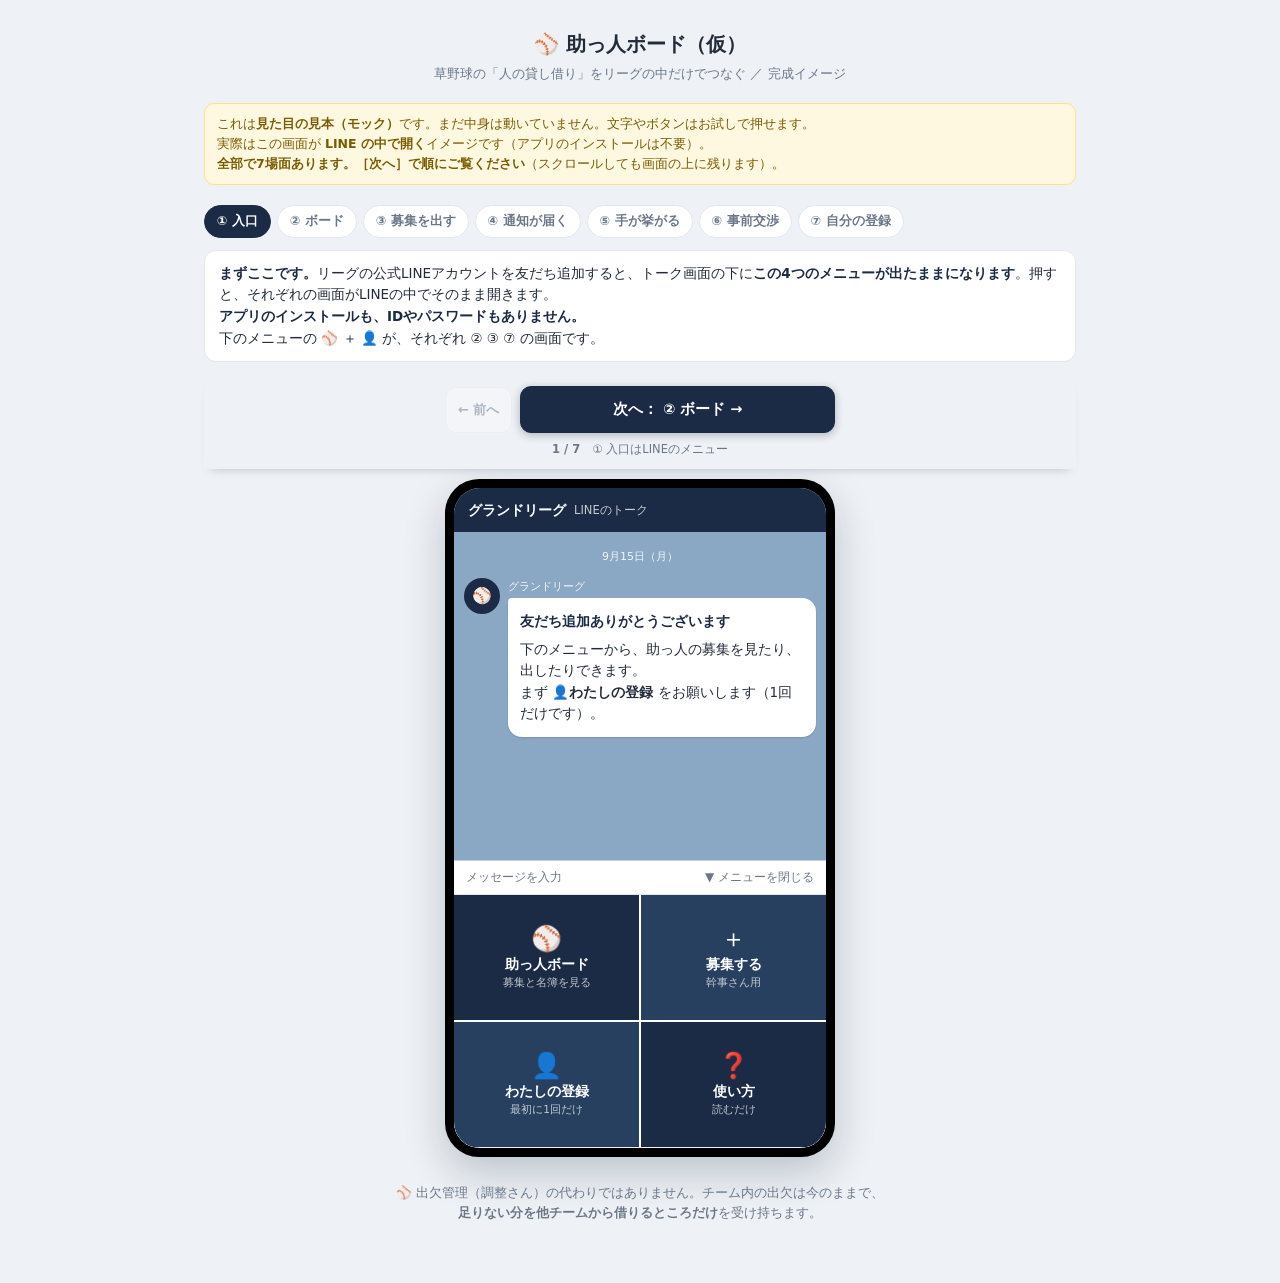
<file: index.html>
<!DOCTYPE html>
<html lang="ja">
<head>
<meta charset="utf-8">
<meta name="viewport" content="width=device-width,initial-scale=1">
<title>助っ人ボード（仮）完成イメージ</title>
<style>
:root{
  --line:#06C755;
  --navy:#1b2b45;
  --ink:#222c3a;
  --sub:#6b7789;
  --bg:#eef1f5;
  --card:#ffffff;
  --edge:#e2e7ee;
  --hot:#e8590c;
  --soft:#f7f9fc;
}
*{box-sizing:border-box;-webkit-tap-highlight-color:transparent}
body{
  margin:0;background:var(--bg);color:var(--ink);
  font-family:system-ui,-apple-system,"Hiragino Kaku Gothic ProN","Yu Gothic",Meiryo,sans-serif;
  line-height:1.6;
}

/* ===== ページ枠 ===== */
.page{max-width:900px;margin:0 auto;padding:20px 14px 60px}
.head{text-align:center;margin:8px 0 18px}
.head h1{font-size:20px;margin:0 0 4px}
.head p{margin:0;font-size:13px;color:var(--sub)}
.note{
  background:#fff8e1;border:1px solid #ffe08a;border-radius:10px;
  padding:10px 12px;font-size:12.5px;color:#7a5a00;margin:0 0 18px
}

/* ===== 場面の切り替え ===== */
.steps{display:flex;flex-wrap:wrap;gap:6px;padding:2px 0 12px}
.step{
  flex:0 0 auto;border:1px solid var(--edge);background:#fff;color:var(--sub);
  border-radius:999px;padding:7px 12px;font-size:12.5px;font-weight:600;
  cursor:pointer;white-space:nowrap;font-family:inherit
}
.step.on{background:var(--navy);border-color:var(--navy);color:#fff}

/* 場面の送り（電話の上。スクロールしても貼り付いて消えない） */
.navwrap{
  position:sticky;top:0;z-index:5;background:var(--bg);
  padding:8px 0 10px;margin:0 0 10px;box-shadow:0 6px 10px -8px rgba(20,35,60,.35)
}
.nav{display:flex;align-items:center;gap:8px;max-width:390px;margin:0 auto}
.nav button{
  border:1px solid var(--edge);background:#fff;border-radius:11px;padding:13px 12px;
  font-size:13px;font-weight:700;font-family:inherit;cursor:pointer;color:var(--navy)
}
.nav .nx{
  flex:1;background:var(--navy);color:#fff;border-color:var(--navy);font-size:14.5px;
  box-shadow:0 2px 8px rgba(27,43,69,.3)
}
.nav button:disabled{opacity:.3;cursor:default;box-shadow:none}
.navpos{font-size:11.5px;color:var(--sub);text-align:center;margin:7px auto 0}
.caption{
  background:#fff;border:1px solid var(--edge);border-radius:12px;
  padding:12px 14px;font-size:13.5px;margin:0 0 16px
}
.caption b{color:var(--navy)}

/* ===== スマホ枠 ===== */
.phone{
  width:100%;max-width:390px;margin:0 auto;background:#000;
  border-radius:34px;padding:9px;box-shadow:0 16px 40px rgba(20,35,60,.22)
}
.screen{
  background:var(--bg);border-radius:26px;overflow:hidden;
  height:660px;display:flex;flex-direction:column;position:relative
}
.bar{
  background:var(--navy);color:#fff;padding:11px 14px;
  font-size:14px;font-weight:700;display:flex;align-items:center;gap:8px;flex:0 0 auto
}
.bar small{font-weight:400;opacity:.75;font-size:11.5px}
.bar .xbtn{
  margin-left:auto;background:transparent;border:none;color:#fff;opacity:.85;
  font-size:17px;line-height:1;font-family:inherit;cursor:pointer;padding:2px 0 2px 6px
}
.body{flex:1;overflow-y:auto;padding:12px 12px 24px}
.panel{display:none}
.panel.on{display:block}

/* ===== 部品 ===== */
.sec{font-size:12.5px;font-weight:700;color:var(--sub);margin:16px 2px 8px;display:flex;align-items:center;gap:6px}
.sec:first-child{margin-top:2px}
.c{background:var(--card);border:1px solid var(--edge);border-radius:14px;padding:13px;margin-bottom:10px}
.c.done{opacity:.55}
.when{font-size:15px;font-weight:700;color:var(--navy)}
.where{font-size:12.5px;color:var(--sub);margin-top:1px}
.team{font-size:13.5px;font-weight:700;margin-top:8px}
.need{font-size:13px;margin-top:3px}
.need b{color:var(--hot)}
.meta{font-size:12px;color:var(--sub);margin-top:4px}
.say{font-size:12.5px;background:var(--soft);border-radius:8px;padding:7px 9px;margin-top:8px;color:#465264}
.row{display:flex;gap:7px;margin-top:11px}
.btn{
  flex:1;border:none;border-radius:10px;padding:10px;font-size:13.5px;font-weight:700;
  font-family:inherit;cursor:pointer;background:var(--line);color:#fff
}
.btn.ghost{background:#fff;border:1px solid var(--edge);color:var(--sub)}
.btn.navy{background:var(--navy);color:#fff}
.btn.wide{width:100%;flex:none}
.btn:disabled{background:#dfe4eb;color:#8c97a8;cursor:default}
.tag{
  display:inline-block;font-size:11px;font-weight:700;border-radius:999px;
  padding:2px 9px;background:#fdf0e6;color:var(--hot)
}
.tag.gray{background:#eceff3;color:var(--sub)}

/* ボード内のタブ */
.tabs{display:flex;gap:6px;margin:2px 0 12px}
.tab{
  flex:1;border:1px solid var(--edge);background:#fff;border-radius:10px;padding:9px 4px;
  font-size:12.5px;font-weight:700;color:var(--sub);font-family:inherit;cursor:pointer
}
.tab.on{background:var(--navy);border-color:var(--navy);color:#fff}
.sm{font-size:12px;color:var(--sub);font-weight:400}
.tline{display:flex;align-items:center;gap:8px;margin-top:7px}
.tname{font-size:13.5px;font-weight:700;flex:1}
.dayline{
  font-size:11.5px;color:#1c5fa8;background:#eef6ff;border:1px solid #cfe3f7;
  border-radius:9px;padding:8px 10px;margin-bottom:10px;line-height:1.5
}

/* チーム名の候補（自前。datalist は挙動が不安定なので使わない） */
.sug{border:1px solid var(--edge);border-radius:10px;background:#fff;margin-top:5px;overflow:hidden}
.sugi{
  display:block;width:100%;text-align:left;border:none;border-bottom:1px solid var(--edge);
  background:#fff;padding:10px 11px;font-size:13px;font-family:inherit;cursor:pointer;color:var(--ink)
}
.sugi:last-child{border-bottom:none}
.sugn{font-size:11px;color:var(--sub);padding:8px 11px;background:var(--soft);border-top:1px solid var(--edge)}

/* 雨天のカードは目立たせる */
.c.rain{border-color:#f5c2c0;border-left:4px solid var(--hot);background:#fffaf9}
.rainh{font-size:14px;font-weight:700;color:#b0342f;margin-bottom:7px}

/* 人のカード */
.p{display:flex;gap:10px;align-items:flex-start;background:var(--card);border:1px solid var(--edge);border-radius:14px;padding:12px;margin-bottom:8px}
.ico{flex:0 0 38px;height:38px;border-radius:50%;background:#dde4ee;color:var(--navy);display:flex;align-items:center;justify-content:center;font-size:15px;font-weight:700}
.pinfo{flex:1;min-width:0}
.pname{font-size:14px;font-weight:700}
.pname span{font-size:11.5px;font-weight:400;color:var(--sub);margin-left:5px}
.pspec{font-size:12px;color:var(--sub);margin-top:2px}
.pfree{font-size:12.5px;margin-top:6px;display:flex;align-items:center;gap:8px;flex-wrap:wrap}
.ok{color:#14803c;font-weight:700}
.ng{color:#c0392b;font-weight:700}
.un{color:var(--sub)}
.mini{border:1px solid var(--edge);background:#fff;border-radius:8px;padding:5px 10px;font-size:12px;font-weight:700;color:var(--navy);font-family:inherit;cursor:pointer}
.badge{font-size:11px;background:#eef6ff;color:#1c5fa8;border-radius:999px;padding:2px 8px;font-weight:700}

/* フォーム */
.f{background:var(--card);border:1px solid var(--edge);border-radius:14px;padding:14px;margin-bottom:10px}
.lab{font-size:12px;font-weight:700;color:var(--sub);margin:12px 0 5px}
.lab:first-child{margin-top:0}
select,input[type=text]{
  width:100%;padding:9px 10px;border:1px solid var(--edge);border-radius:9px;
  font-size:14px;font-family:inherit;background:#fff;color:var(--ink)
}
.chips{display:flex;flex-wrap:wrap;gap:6px}
.chip{
  border:1px solid var(--edge);background:#fff;border-radius:999px;padding:6px 12px;
  font-size:12.5px;font-family:inherit;cursor:pointer;color:var(--sub);font-weight:600
}
.chip.on{background:#e7f7ee;border-color:var(--line);color:#0a7a3d}
.two{display:flex;gap:8px}
.two>div{flex:1}
.hint{
  background:#e7f7ee;border:1px solid #b6e6cc;border-radius:10px;
  padding:11px 12px;font-size:13px;text-align:center;font-weight:700;color:#0a7a3d;margin-bottom:10px
}
.hint.warn{background:#fff1f0;border-color:#f5c2c0;color:#b0342f}

/* LINEトーク風 */
/* ⚠️ min-height:100% は親（.panel）が高さ auto なので効かない。
   .screen 660px − .bar 約43px ＝ 617px を実数で指定する。 */
.talk{background:#8aa7c4;min-height:615px;padding:12px 10px}
.tday{text-align:center;font-size:11px;color:#fff;opacity:.9;margin:4px 0 12px}
.msg{display:flex;gap:8px;margin-bottom:14px;align-items:flex-start}
.msg>div:not(.oa):not(.bub){flex:1;min-width:0}
.oa{flex:0 0 36px;height:36px;border-radius:50%;background:var(--navy);color:#fff;display:flex;align-items:center;justify-content:center;font-size:16px}
.bub{
  background:#fff;border-radius:4px 14px 14px 14px;padding:12px;max-width:100%;
  font-size:13.5px;box-shadow:0 1px 2px rgba(0,0,0,.12)
}
.me .bub{max-width:72%}
.bub .bt{font-weight:700;color:var(--navy);font-size:14px;margin-bottom:6px}
.bub .bl{font-size:12.5px;color:#556}
.bub hr{border:none;border-top:1px solid var(--edge);margin:10px -12px}
.bub .acts{display:flex;gap:6px}
.bub .acts button{
  flex:1;border:1px solid var(--edge);background:#fff;border-radius:8px;padding:8px 4px;
  font-size:12px;font-weight:700;color:var(--line);font-family:inherit;cursor:pointer;
  white-space:nowrap
}
.sender{font-size:11px;color:#fff;opacity:.9;margin-bottom:3px}
.me{justify-content:flex-end}
.me .bub{background:#8de055;border-radius:14px 4px 14px 14px}

/* LINEのメニュー（リッチメニュー） */
.rmwrap{display:flex;flex-direction:column;min-height:615px}
.rmwrap .top{flex:1;padding:12px 10px 0}
.rm{flex:0 0 auto;background:#fff;border-top:1px solid #c6cfda}
.rmbar{display:flex;align-items:center;gap:8px;padding:7px 12px;font-size:12px;color:var(--sub);border-bottom:1px solid var(--edge)}
.rmbar b{flex:1;font-weight:400}
.rmgrid{display:grid;grid-template-columns:1fr 1fr;height:252px;gap:2px;background:#fff}
.rmc{
  background:var(--navy);color:#fff;border:none;cursor:pointer;font-family:inherit;
  display:flex;flex-direction:column;align-items:center;justify-content:center;gap:2px
}
.rmc:nth-child(2),.rmc:nth-child(3){background:#27405f}
.rmc .e{font-size:25px;line-height:1.2}
.rmc b{font-size:13.5px}
.rmc small{font-size:10.5px;opacity:.72}

/* 確定カード */
.fix{background:#fff;border:2px solid var(--line);border-radius:14px;padding:14px;margin-bottom:10px}
.fix .ft{font-size:14px;font-weight:700;color:#0a7a3d;margin-bottom:8px}
.kv{display:flex;font-size:13px;padding:5px 0;border-top:1px solid var(--edge)}
.kv:first-of-type{border-top:none}
.kv b{flex:0 0 78px;color:var(--sub);font-weight:600;font-size:12.5px}

.foot{max-width:640px;margin:26px auto 0;font-size:12.5px;color:var(--sub);text-align:center}

/* ===== 画像書き出し用（?flat=1&s=N） ===== */
body.flat .steps,body.flat .note,body.flat .navwrap{display:none}
body.flat .page{max-width:440px;padding:16px 14px 18px}
body.flat .head{margin:0 0 12px}
body.flat .head h1{font-size:18px}
body.flat .screen{height:auto}
body.flat .body{overflow:visible}
body.flat .talk{min-height:560px}
body.flat .caption{margin-bottom:14px}
body.flat .foot{margin-top:18px;font-size:11.5px}
.shotttl{
  font-size:15px;font-weight:700;color:var(--navy);
  margin:0 0 8px;display:flex;align-items:center;justify-content:space-between;gap:8px
}
.shotttl span{font-size:11.5px;font-weight:600;color:var(--sub);white-space:nowrap}
.shot{margin:0 0 30px}

/* ===== PDF用（?flat=1&all=1 を印刷） ===== */
@media print{
  @page{size:134mm 625mm;margin:7mm}
  body{background:#fff}
  .steps,.note{display:none}
  .shot{margin:0;page-break-after:always;break-after:page}
  .shot:last-child{page-break-after:auto;break-after:auto}
  .phone{box-shadow:none}
}
</style>
</head>
<body>
<div class="page">

  <div class="head">
    <h1>⚾ 助っ人ボード（仮）</h1>
    <p>草野球の「人の貸し借り」をリーグの中だけでつなぐ ／ 完成イメージ</p>
  </div>

  <div class="note">
    これは<b>見た目の見本（モック）</b>です。まだ中身は動いていません。文字やボタンはお試しで押せます。<br>
    実際はこの画面が <b>LINE の中で開く</b>イメージです（アプリのインストールは不要）。<br>
    <b>全部で7場面あります。［次へ］で順にご覧ください</b>（スクロールしても画面の上に残ります）。
  </div>

  <div class="steps" id="steps"></div>
  <div class="caption" id="caption"></div>

  <div class="navwrap">
    <div class="nav">
      <button id="navPrev" onclick="step(-1)">← 前へ</button>
      <button class="nx" id="navNext" onclick="step(1)">次へ</button>
    </div>
    <div class="navpos" id="navPos"></div>
  </div>

  <div class="phone">
    <div class="screen">
      <div class="bar" id="bar"></div>
      <div class="body" id="body">

        <!-- ===== 入口＝公式アカウントのメニュー ===== -->
        <div class="panel" id="p-menu">
          <div class="talk rmwrap" style="padding:0">
            <div class="top">
              <div class="tday">9月15日（月）</div>
              <div class="msg">
                <div class="oa">⚾</div>
                <div>
                  <div class="sender">グランドリーグ</div>
                  <div class="bub">
                    <div class="bt">友だち追加ありがとうございます</div>
                    <div>下のメニューから、助っ人の募集を見たり、出したりできます。<br>
                    まず <b>👤わたしの登録</b> をお願いします（1回だけです）。</div>
                  </div>
                </div>
              </div>
            </div>
            <div class="rm">
              <div class="rmbar"><b>メッセージを入力</b><span>▼ メニューを閉じる</span></div>
              <div class="rmgrid">
                <button class="rmc" onclick="show(1)">
                  <span class="e">⚾</span><b>助っ人ボード</b><small>募集と名簿を見る</small>
                </button>
                <button class="rmc" onclick="show(2)">
                  <span class="e">＋</span><b>募集する</b><small>幹事さん用</small>
                </button>
                <button class="rmc" onclick="show(6)">
                  <span class="e">👤</span><b>わたしの登録</b><small>最初に1回だけ</small>
                </button>
                <button class="rmc" onclick="alert('（見本）使い方の説明が開きます。内容は固定なので、誰かが更新する必要はありません')">
                  <span class="e">❓</span><b>使い方</b><small>読むだけ</small>
                </button>
              </div>
            </div>
          </div>
        </div>

        <!-- ===== 相手のLINEに届く ===== -->
        <div class="panel" id="p-notify">
          <div class="talk">
            <div class="tday">9月17日（水）</div>

            <div class="msg">
              <div class="oa">⚾</div>
              <div>
                <div class="sender">グランドリーグ</div>
                <div class="bub">
                  <div class="bt">助っ人の募集が届きました</div>
                  <div>9/20(日) 9:00 ／ 竜王公園<br>
                  <b>かもめクラブ</b> が あと2人<br>
                  守備位置：サード・ライト</div>
                  <div class="bl" style="margin-top:6px">参加費なし／道具お貸しします<br>この日、西風ベアーズは試合がありません</div>
                  <hr>
                  <div class="acts">
                    <button onclick="raise(this)">行けます</button>
                    <button onclick="reject(this)">その日は無理</button>
                  </div>
                </div>
              </div>
            </div>

            <div class="msg me">
              <div class="bub">行けます！</div>
            </div>

            <div class="msg">
              <div class="oa">⚾</div>
              <div>
                <div class="sender">グランドリーグ</div>
                <div class="bub">
                  <div class="bt">✅ 出番が決まりました</div>
                  <div>9/20(日) かもめクラブ<br>集合 8:30 ／ 竜王公園<br>守備位置：サード</div>
                  <div class="bl" style="margin-top:6px">連絡先：かもめクラブ 田中さん<br>090-xxxx-xxxx</div>
                  <div class="bl" style="margin-top:6px">※ 所属チーム（西風ベアーズ）の代表にも、事前交渉の連絡が届いています</div>
                </div>
              </div>
            </div>

          </div>
        </div>

        <!-- ===== ② ボードを見る ===== -->
        <div class="panel" id="p-board">
          <div class="tabs">
            <button class="tab on" id="tabA" onclick="bTab('A')">🔴 募集中 3件</button>
            <button class="tab" id="tabB" onclick="bTab('B')">👥 助っ人をさがす</button>
          </div>

          <!-- タブA：募集中 -->
          <div id="bA">
            <div class="c">
              <div class="when">9/20(日) 9:00 <span class="sm">集合 8:30</span></div>
              <div class="where">竜王公園</div>
              <div class="tline"><span class="tname">かもめクラブ</span><span class="tag">あと2人</span></div>
              <div class="meta">サード・ライト ／ 参加費なし ／ 道具あり</div>
              <div class="row">
                <button class="btn" onclick="raise(this)">行けます</button>
                <button class="btn ghost" style="flex:0 0 84px" onclick="reject(this)">無理</button>
              </div>
            </div>

            <div class="c">
              <div class="when">9/21(月祝) 13:00 <span class="sm">集合 12:30</span></div>
              <div class="where">中電南原研修センター野球場</div>
              <div class="tline"><span class="tname">宇品ウィンズ</span><span class="tag">あと1人</span></div>
              <div class="meta">ファースト ／ 500円（球代） ／ 道具は持参</div>
              <div class="row">
                <button class="btn" onclick="raise(this)">行けます</button>
                <button class="btn ghost" style="flex:0 0 84px" onclick="reject(this)">無理</button>
              </div>
            </div>

            <div class="c done">
              <div class="when">9/27(土) 10:00 <span class="sm">サンブレイズボールパーク</span></div>
              <div class="tline"><span class="tname">安佐クラブ</span><span class="tag gray">集まりました</span></div>
            </div>

            <div style="font-size:11.5px;color:var(--sub);text-align:center;margin-top:4px">
              自分のチームの募集と、その日に自分のチームの試合がある募集は出てきません。
            </div>
          </div>

          <!-- タブB：助っ人をさがす -->
          <div id="bB" style="display:none">
            <div class="c" style="padding:11px">
              <select id="fDate" onchange="drawPeople()">
                <option value="2026-09-20">9/20(日)　かもめクラブの試合</option>
                <option value="2026-10-04">10/4(日)　かもめクラブの試合</option>
                <option value="2026-10-17">10/17(土)　かもめクラブの試合</option>
                <option value="other">その他の日（練習試合など）…</option>
                <option value="">日にちで絞らない</option>
              </select>
              <div style="font-size:11px;color:var(--sub);margin-top:5px">
                候補は<b>リーグ日程表から出した自分のチームの試合日</b>です（年6〜7試合）。
              </div>
              <div class="two" style="gap:6px;margin-top:6px">
                <div>
                  <select id="fPos" onchange="drawPeople()">
                    <option value="">守備位置</option>
                    <option>ファースト</option><option>サード</option>
                    <option>レフト</option><option>ライト</option>
                  </select>
                </div>
                <div>
                  <select id="fArea" onchange="drawPeople()">
                    <option value="">エリア</option>
                    <option>広島市内</option><option>東広島</option><option>北広島</option>
                  </select>
                </div>
              </div>
            </div>

            <div class="dayline" id="dayline"></div>
            <div id="people"></div>
          </div>
        </div>

        <!-- ===== ③ 募集を出す ===== -->
        <div class="panel" id="p-new">
          <div class="f">
            <div class="lab">日にち</div>
            <select id="nDate" onchange="countTargets()">
              <option value="2026-09-20">9/20(日)　かもめクラブの試合</option>
              <option value="2026-10-04">10/4(日)　かもめクラブの試合</option>
              <option value="2026-10-17">10/17(土)　かもめクラブの試合</option>
              <option value="other">その他の日（練習試合など）…</option>
            </select>
            <div style="font-size:11px;color:var(--sub);margin-top:5px">
              リーグ日程表から、自分のチームの試合日が並びます。練習試合は自由に指定できます。
            </div>
            <div class="two">
              <div><div class="lab">試合開始</div><select><option>9:00</option><option>13:00</option></select></div>
              <div><div class="lab">集合</div><select><option>8:30</option><option>12:30</option></select></div>
            </div>
            <div class="lab">場所</div>
            <input type="text" value="竜王公園">
            <div class="lab">何人ほしい　<span style="color:var(--hot)">※同時出場は最大4名（規約 第15条）</span></div>
            <select><option>1人</option><option selected>2人</option><option>3人</option><option>4人</option></select>

            <div class="lab">ほしい守備位置　<span style="color:var(--hot)">※助っ人はこの4つだけ（規約 第14条）</span></div>
            <div class="chips" id="nPos">
              <button class="chip on" data-v="どこでも" onclick="tog(this)">この4つならどこでも</button>
              <button class="chip on" data-v="サード" onclick="tog(this)">サード</button>
              <button class="chip on" data-v="ライト" onclick="tog(this)">ライト</button>
              <button class="chip" data-v="ファースト" onclick="tog(this)">ファースト</button>
              <button class="chip" data-v="レフト" onclick="tog(this)">レフト</button>
            </div>
            <div style="font-size:11.5px;color:var(--sub);margin-top:6px">
              投手・捕手・セカンド・ショート・センターは、助っ人が就けないため選べません。
            </div>

            <div class="lab">レベル</div>
            <div class="chips" id="nLv">
              <button class="chip on" data-v="誰でも" onclick="one(this)">誰でも歓迎</button>
              <button class="chip" data-v="経験者" onclick="one(this)">経験者がいい</button>
            </div>

            <div class="lab">来てほしいエリア</div>
            <div class="chips" id="nArea">
              <button class="chip on" data-v="広島市内" onclick="tog(this)">広島市内</button>
              <button class="chip" data-v="東広島" onclick="tog(this)">東広島</button>
              <button class="chip" data-v="北広島" onclick="tog(this)">北広島</button>
            </div>

            <div class="lab">参加費</div>
            <div class="chips">
              <button class="chip on" onclick="one(this)">なし</button>
              <button class="chip" onclick="one(this)">500円</button>
              <button class="chip" onclick="one(this)">1,000円</button>
            </div>

            <div class="lab">道具</div>
            <div class="chips">
              <button class="chip on" onclick="one(this)">お貸しできます</button>
              <button class="chip" onclick="one(this)">ご持参ください</button>
            </div>

            <div class="lab">ひとこと（任意）</div>
            <input type="text" value="初心者歓迎です、わいわい楽しくやってます">
          </div>

          <div class="hint" id="targets">この条件に合う 6人 に通知されます</div>
          <div style="font-size:11.5px;color:var(--sub);text-align:center;margin:-4px 0 10px">
            リーグ日程表を見て、<b>その日に自分のチームの試合がある人は自動で除いています</b>
          </div>
          <button class="btn navy wide" onclick="alert('（見本）ここで募集が出て、条件に合う人にLINEが届きます')">この内容で募集する</button>
        </div>

        <!-- ===== ④ 手が挙がる ===== -->
        <div class="panel" id="p-manage">
          <div class="c">
            <div class="when">9/20(日) 9:00</div>
            <div class="where">竜王公園 ／ 集合 8:30</div>
            <div class="team">かもめクラブ <span class="tag">あと1人</span></div>
            <div class="meta">水 20:00 に募集 ／ 6人に通知 → 手が挙がった 2人・無理 1人</div>
            <div style="font-size:12px;margin-top:8px;padding-top:8px;border-top:1px solid var(--edge)">
              <b>規約の上限（第13条）</b>　リーグ内の選手 <b>1/4名</b> ・ リーグ外の人 <b>0/2名</b>
            </div>
          </div>

          <div class="sec">✋ 手が挙がった人</div>

          <div class="p">
            <div class="ico" style="background:#d6f2e0;color:#0a7a3d">✓</div>
            <div class="pinfo">
              <div class="pname">ゴロー <span>西風ベアーズ 所属</span></div>
              <div class="pspec">ファースト・サード ／ 経験者 ／ 広島市内</div>
              <div class="pfree"><span class="badge">助っ人 5回</span><span class="ok">確定しました</span></div>
              <div style="font-size:11.5px;color:#0a7a3d;margin-top:5px">
                西風ベアーズの代表に事前交渉の連絡ずみ → <b>了解</b>
              </div>
            </div>
          </div>

          <div class="p">
            <div class="ico">マ</div>
            <div class="pinfo">
              <div class="pname">マツ <span>無所属（リーグ外）</span></div>
              <div class="pspec">レフト ／ 初心者 ／ 広島市内のみ</div>
              <div class="pfree"><span class="badge">助っ人 1回</span></div>
              <div style="font-size:11.5px;color:var(--sub);margin-top:5px">
                リーグ外の人なので、事前交渉は要りません
              </div>
              <div class="row">
                <button class="btn" onclick="ask(this)">この人にお願いする</button>
                <button class="btn ghost" style="flex:0 0 90px" onclick="pass(this)">見送る</button>
              </div>
            </div>
          </div>

          <div class="c rain" id="rainCard" style="margin-top:14px">
            <div class="rainh">⚠️ 雨で流れたとき</div>
            <div style="font-size:12.5px;color:#7a4a46">
              球場を予約したチームが中止を決めたら、<b>当日の朝でもここから確定した助っ人全員にすぐ届きます。</b>
              無駄足を踏ませると二度と来てもらえないので、ここが一番大事です。
            </div>
            <div class="lab">理由（任意・1行）</div>
            <input type="text" value="雨でグラウンドが使えません">
            <div class="lab">どちらですか</div>
            <div class="chips">
              <button class="chip on" onclick="one(this)">順延（日程は未定）</button>
              <button class="chip" onclick="one(this)">中止（やらない）</button>
            </div>
            <div class="row">
              <button class="btn" style="background:var(--hot)" onclick="cancelShow(this)">これを知らせる</button>
            </div>

            <div id="cancelPreview" style="display:none;margin-top:12px;padding-top:12px;border-top:1px solid var(--edge)">
              <div style="font-size:12px;font-weight:700;color:var(--hot);margin-bottom:8px">送られる内容（計2通）</div>

              <div style="background:var(--soft);border-radius:10px;padding:11px;font-size:12.5px;margin-bottom:8px">
                <b>助っ人の ゴロー さんへ</b><br>
                ⚠️ 9/20(日) の試合は<b>順延</b>になりました<br>
                かもめクラブ ／ 竜王公園<br>
                <span style="color:var(--sub)">雨でグラウンドが使えません</span><br>
                日程が決まり次第、また声をかけます
              </div>

              <div style="background:var(--soft);border-radius:10px;padding:11px;font-size:12.5px">
                <b>西風ベアーズ 代表へ</b>（事前交渉の相手）<br>
                ⚠️ 9/20(日) の助っ人の依頼は<b>取り消し</b>になりました<br>
                <span style="color:var(--sub)">事前交渉の記録も閉じました</span>
              </div>

              <div style="font-size:12px;color:#0a7a3d;margin-top:10px;padding:9px;background:#e7f7ee;border-radius:9px">
                ⭐ 順延先の日程が決まったら、<b>［前回来てくれる予定だった人に、もう一度声をかける］</b>
                が押せます。1人ずつ探し直す必要はありません。
              </div>
            </div>
          </div>

          <div class="sec">試合のあとに</div>
          <div class="c">
            <div style="font-size:12.5px;color:var(--sub)">来てくれた回数が、その人のカードに出ます。</div>
            <div class="row">
              <button class="btn navy" onclick="alert('（見本）ゴローさんの助っ人回数が 6回 になります')">来てくれました</button>
              <button class="btn ghost" style="flex:0 0 104px">来なかった</button>
            </div>
          </div>

          <button class="btn ghost wide" style="margin-top:6px">募集を締める</button>
        </div>

        <!-- ===== 事前交渉が自動で済む（所属チーム代表のLINE） ===== -->
        <div class="panel" id="p-relay">
          <div class="talk">
            <div class="tday">9月18日（木）　— 西風ベアーズ 代表の画面 —</div>

            <div class="msg">
              <div class="oa">⚾</div>
              <div>
                <div class="sender">グランドリーグ</div>
                <div class="bub">
                  <div class="bt">事前交渉のお知らせ</div>
                  <div>お宅の <b>ゴロー</b> さんに、助っ人の依頼が入りました。</div>
                  <hr>
                  <div class="bl">
                    依頼したチーム：<b>かもめクラブ</b><br>
                    試合：9/20(日) 9:00 ／ 竜王公園<br>
                    守備位置：サード<br>
                    本人：<b>承諾ずみ</b>
                  </div>
                  <hr>
                  <div class="bl">この日、西風ベアーズは試合がありません（リーグ日程表より）。<br>
                  規約 第13条の事前交渉として記録します。</div>
                  <div class="acts" style="margin-top:10px">
                    <button onclick="raise(this)">了解しました</button>
                    <button onclick="reject(this)">待ってほしい</button>
                  </div>
                </div>
              </div>
            </div>

            <div class="msg me">
              <div class="bub">了解です、よろしくお願いします</div>
            </div>

            <div class="msg">
              <div class="oa">⚾</div>
              <div>
                <div class="sender">グランドリーグ</div>
                <div class="bub">
                  <div class="bt">記録しました</div>
                  <div class="bl">かもめクラブの代表にも「西風ベアーズ 了解」が届きます。<br>
                  電話や個別LINEでのやりとりは要りません。</div>
                </div>
              </div>
            </div>

          </div>
        </div>

        <!-- ===== 自分のカード ===== -->
        <div class="panel" id="p-me">
          <div class="f">
            <div class="lab">呼ばれ方（本名でなくてOK）</div>
            <input type="text" value="ゴロー">

            <div class="lab">所属チーム</div>
            <input type="text" id="teamInput" value="西風ベアーズ"
                   placeholder="チーム名を打つと候補が出ます"
                   oninput="teamSuggest()" onfocus="teamSuggest()">
            <div id="teamSug" class="sug" style="display:none"></div>
            <div style="font-size:11.5px;color:var(--sub);margin-top:7px">
              候補は<b>リーグ日程表から自動で集めた48チーム</b>。
              <b>一覧に無いチーム名は、そのまま打てば登録されます</b>（申請も承認も要りません）。
            </div>

            <div class="lab">助っ人でできる守備位置　<span style="color:var(--hot)">※この4つだけ（規約 第14条）</span></div>
            <div class="chips">
              <button class="chip on" onclick="tog(this)">ファースト</button>
              <button class="chip on" onclick="tog(this)">サード</button>
              <button class="chip" onclick="tog(this)">レフト</button>
              <button class="chip" onclick="tog(this)">ライト</button>
            </div>
            <div style="font-size:11.5px;color:var(--sub);margin-top:6px">
              普段どこを守っていても、助っ人ではこの4つしか就けません。
            </div>
            <div class="lab">レベル</div>
            <div class="chips">
              <button class="chip" onclick="one(this)">初心者</button>
              <button class="chip on" onclick="one(this)">経験者</button>
            </div>
            <div class="lab">行けるエリア</div>
            <div class="chips">
              <button class="chip on" onclick="tog(this)">広島市内</button>
              <button class="chip on" onclick="tog(this)">東広島</button>
              <button class="chip" onclick="tog(this)">北広島</button>
            </div>
            <div class="lab">だいたい出られる日</div>
            <div class="chips">
              <button class="chip on" onclick="tog(this)">土</button>
              <button class="chip on" onclick="tog(this)">日祝</button>
              <button class="chip" onclick="tog(this)">平日の夜</button>
            </div>
          </div>

          <div class="f">
            <div style="display:flex;justify-content:space-between;align-items:center;font-size:13.5px;font-weight:700">
              <span>🔔 条件に合う募集だけ通知</span>
              <button class="mini" onclick="sw(this)">ON</button>
            </div>
            <div style="font-size:12px;color:var(--sub);margin-top:4px">全部の募集は飛んできません。上の条件に合うものだけ。</div>
            <div style="display:flex;justify-content:space-between;align-items:center;font-size:13.5px;font-weight:700;margin-top:14px;padding-top:12px;border-top:1px solid var(--edge)">
              <span>😴 しばらく休む</span>
              <button class="mini" onclick="sw(this)">OFF</button>
            </div>
            <div style="font-size:12px;color:var(--sub);margin-top:4px">忙しい時期は止められます。名簿からは消えません。</div>
          </div>

          <div class="c">
            <div style="font-size:13px;font-weight:700;margin-bottom:6px">これまでの助っ人</div>
            <div style="font-size:13px;color:var(--sub)">5回（かもめクラブ3回・宇品ウィンズ2回）</div>
          </div>
        </div>

      </div>
    </div>
  </div>

  <div class="foot">
    ⚾ 出欠管理（調整さん）の代わりではありません。チーム内の出欠は今のままで、<br>
    <b>足りない分を他チームから借りるところだけ</b>を受け持ちます。
  </div>
</div>

<script>
/* ===== 場面 ===== */
const SCENES=[
  {id:'p-menu',chip:'① 入口はLINEのメニュー',bar:'グランドリーグ',sub:'LINEのトーク',full:true,
   cap:'<b>まずここです。</b>リーグの公式LINEアカウントを友だち追加すると、トーク画面の下に<b>この4つのメニューが出たままになります</b>。押すと、それぞれの画面がLINEの中でそのまま開きます。<br><b>アプリのインストールも、IDやパスワードもありません。</b><br>下のメニューの ⚾ ＋ 👤 が、それぞれ ② ③ ⑦ の画面です。'},
  {id:'p-board',chip:'② ボードを見る',bar:'⚾ 助っ人ボード',sub:'グランドリーグ',
   cap:'メニューの <b>⚾助っ人ボード</b> を押すとこれ。<b>2つのタブに分けてあります。</b><br><b>🔴募集中</b>＝いま人が足りない試合。押すだけで返事できます。<br><b>👥助っ人をさがす</b>＝呼べる人の名簿。日にち・守備位置・エリアで絞れます。🟢は「その日は空いてます」（④の通知に答えた結果が自動で入る）、<b>🔵は日程表から自動で分かる「自分のチームの試合日」</b>＝声をかけても来られない人。<b>この2つは誰も入力していません。</b><br>右上の ✕ でトーク画面に戻ります。'},
  {id:'p-new',chip:'③ 募集を出す',bar:'＋ 助っ人を募集する',sub:'かもめクラブ',
   cap:'メニューの <b>＋募集する</b> を押すとこれ。<b>チーム代表が使う画面です。</b><br>⚠️ <b>守備位置は規約どおり ファースト・サード・レフト・ライト の4つだけ</b>（第14条）、<b>人数は最大4人</b>（第15条）に制限しました。<b>規約違反の募集は出せません。</b><br>条件を選ぶと下に「<b>何人に通知されます</b>」と出ます（エリアや守備位置を触ってみてください）。'},
  {id:'p-notify',chip:'④ 相手のLINEに届く',bar:'グランドリーグ',sub:'LINEのトーク',full:true,
   cap:'③で募集を出すと、<b>条件に合う人にだけ</b>この案内が届きます。全員には飛びません。<b>「行けます」を押すだけで返事が終わり</b>、画面を開く必要さえありません。'},
  {id:'p-manage',chip:'⑤ 手が挙がる',bar:'9/20(日) の募集',sub:'かもめクラブ',
   cap:'<b>来た順に自動で確定はしません。</b>代表が選びます。<b>規約の上限（リーグ内の選手は4名まで／リーグ外の人は2名まで・第13条）を画面が数えている</b>ので、うっかり違反できません。<b>連絡先は確定した後にだけ、お互いに出ます。</b><br>⚠️ <b>「雨で流れたとき」</b>（赤い枠）が、実は一番大事です。<b>助っ人に無駄足を踏ませると二度と来てもらえない</b>ので、当日の朝でもここから全員に届きます。<b>［これを知らせる］を押すと、実際に送られる文面が出ます。</b>'},
  {id:'p-relay',chip:'⑥ 事前交渉が自動で済む',bar:'グランドリーグ',sub:'LINEのトーク',full:true,
   cap:'<b>ここがこのアプリの核です。</b>規約第13条の補足で、リーグ内の選手を借りるときは<b>「必ず事前交渉」</b>が義務。いまは知り合いを通じた個別LINEでやっている部分です。<br>助っ人が確定すると、<b>その選手の所属チーム代表にも自動で連絡が飛び、記録が残ります</b>。<b>人脈が無くても、規約どおりに借りられるようになります。</b><br>⚠️ 相手チームから誰も登録していないうちは通知先がないので、その旨を画面に出して、従来どおり個別に連絡してもらいます（<b>登録が増えるほど効いてくる仕組み</b>です）。'},
  {id:'p-me',chip:'⑦ 自分の登録',bar:'👤 わたしの助っ人カード',sub:'ゴロー',
   cap:'メニューの <b>👤わたしの登録</b> を押すとこれ。<b>選手側の作業はこれ1回だけ</b>で、毎週スケジュールを入れる作業はありません。「しばらく休む」で通知を止められます。<br>⭐ <b>全部が自己申告です。</b>リーグの名簿と突き合わせたり、誰かが承認したりする工程はありません。チーム名の候補だけは<b>日程表から自動で集まる</b>ので、<b>リーグ側に定常作業が一切発生しません</b>——これがこのアプリ全体の方針です。'}
];

/* チップと［次へ］に出す短い名前（見切れないように） */
const SHORT=['① 入口','② ボード','③ 募集を出す','④ 通知が届く','⑤ 手が挙がる','⑥ 事前交渉','⑦ 自分の登録'];
let CUR=0;

const stepsEl=document.getElementById('steps');
SCENES.forEach((s,i)=>{
  const b=document.createElement('button');
  b.className='step'+(i===0?' on':''); b.textContent=SHORT[i];
  b.onclick=()=>show(i); stepsEl.appendChild(b);
});

function step(d){ show(Math.min(SCENES.length-1,Math.max(0,CUR+d)),true); }

function show(i,scroll){
  CUR=i;
  document.querySelectorAll('.step').forEach((b,j)=>b.classList.toggle('on',i===j));
  document.querySelectorAll('.panel').forEach(p=>p.classList.remove('on'));
  document.getElementById(SCENES[i].id).classList.add('on');
  document.getElementById('bar').innerHTML=SCENES[i].bar+' <small>'+SCENES[i].sub+'</small>'
    +(SCENES[i].full?'':'<button class="xbtn" onclick="show(0)" title="トーク画面に戻る">✕</button>');
  document.getElementById('caption').innerHTML=SCENES[i].cap;
  document.getElementById('body').scrollTop=0;
  document.getElementById('body').style.padding=SCENES[i].full?'0':'12px 12px 24px';

  const pv=document.getElementById('navPrev'), nx=document.getElementById('navNext'), ps=document.getElementById('navPos');
  if(pv && nx && ps){
    pv.disabled=(i===0);
    nx.disabled=(i===SCENES.length-1);
    nx.textContent=(i<SCENES.length-1)?('次へ： '+SHORT[i+1]+' →'):'これで最後です';
    ps.innerHTML='<b>'+(i+1)+' / '+SCENES.length+'</b>　'+SCENES[i].chip;
  }
  if(scroll){ window.scrollTo({top:0,behavior:'smooth'}); }
}

/* ===== 見本の選手 ===== */
/* 日にちの候補＝リーグ日程表から出した「かもめクラブの試合日」 */
const DOW={'2026-09-20':'日祝','2026-10-04':'日祝','2026-10-17':'土'};

/* リーグ日程表から取り込んだ「その日に試合があるチーム」（誰も入力しない） */
const BUSY={
  '2026-09-20':['宇品ウィンズ','安佐クラブ'],
  '2026-10-04':['宇品ウィンズ'],
  '2026-10-17':['西風ベアーズ','安佐クラブ']
};

const PLAYERS=[
  {n:'たけし',t:'かもめクラブ', pos:['サード','ライト'],      lv:'経験者',ar:['広島市内','東広島'],        dw:['土','日祝'],          cnt:3,ans:{'2026-09-20':'ok'}},
  {n:'ゴロー', t:'西風ベアーズ', pos:['ファースト','サード'],  lv:'経験者',ar:['広島市内','東広島','北広島'],dw:['土','日祝'],          cnt:5,ans:{'2026-09-20':'ok'}},
  {n:'マツ',  t:'',            pos:['レフト'],              lv:'初心者',ar:['広島市内'],                dw:['日祝'],              cnt:1,ans:{}},
  {n:'ユウ',  t:'宇品ウィンズ', pos:['サード','ファースト'],  lv:'経験者',ar:['広島市内'],                dw:['日祝'],              cnt:2,ans:{}},
  {n:'ヤス',  t:'',            pos:['ファースト','サード'],  lv:'経験者',ar:['広島市内'],                dw:['土','日祝','平日の夜'],cnt:8,ans:{}},
  {n:'しんじ',t:'かもめクラブ', pos:['ライト'],              lv:'経験者',ar:['広島市内','北広島'],        dw:['土','日祝'],          cnt:0,ans:{'2026-09-20':'ng'}},
  {n:'ケン',  t:'安佐クラブ',   pos:['どこでも'],            lv:'初心者',ar:['東広島'],                  dw:['土'],                cnt:1,ans:{}},
  {n:'タカ',  t:'',            pos:['どこでも'],            lv:'初心者',ar:['広島市内','東広島'],        dw:['日祝'],              cnt:4,ans:{}}
];
const busyOn=(d,t)=> !!(d && t && (BUSY[d]||[]).includes(t));

/* ボード内のタブ切替 */
function bTab(k){
  document.getElementById('bA').style.display=(k==='A')?'':'none';
  document.getElementById('bB').style.display=(k==='B')?'':'none';
  document.getElementById('tabA').classList.toggle('on',k==='A');
  document.getElementById('tabB').classList.toggle('on',k==='B');
  document.getElementById('body').scrollTop=0;
}

/* その日に試合があるチーム数（リーグ日程表より。1日1〜6試合＝2〜12チーム） */
const BUSYN={'2026-09-20':8,'2026-10-04':6,'2026-10-17':10};
const LABEL={'2026-09-20':'9/20(日)','2026-10-04':'10/4(日)','2026-10-17':'10/17(土)'};

function drawPeople(){
  const d=document.getElementById('fDate').value;
  const p=document.getElementById('fPos').value;
  const a=document.getElementById('fArea').value;

  const dk=(d && d!=='other')?d:'';        /* 日程表に載っている日だけ照合に使う */
  const dl=document.getElementById('dayline');
  if(dk){
    const b=BUSYN[dk]||0;
    dl.innerHTML='📅 <b>'+LABEL[dk]+'</b>：リーグ48チームのうち、試合があるのは <b>'+b+'チーム</b>。'+
      '<b>'+(48-b)+'チーム</b>はこの日は試合がありません。'+
      '<br>リーグの日程表を毎日自動で読んでいます（誰も入力していません）。';
    dl.style.display='';
  }else if(d==='other'){
    dl.innerHTML='📅 <b>日程表に無い日</b>（練習試合など）。日にちを直接入れて使います。'+
      '<br>この場合は「その日チームに試合があるか」が分からないので、<b>🔵の判定はつきません</b>。';
    dl.style.display='';
  }else{
    dl.style.display='none';
  }
  const list=PLAYERS.filter(x=>
    (!p || x.pos.includes(p) || x.pos.includes('どこでも')) &&
    (!a || x.ar.includes(a)) &&
    (!dk || x.dw.includes(DOW[dk]))
  );
  const box=document.getElementById('people');
  if(!list.length){ box.innerHTML='<div class="c" style="text-align:center;color:var(--sub);font-size:13px">この条件に合う人はいません</div>'; return; }
  box.innerHTML=list.map(x=>{
    const busy=busyOn(dk,x.t);
    const st=busy?'busy':(dk?(x.ans[dk]||'un'):'un');
    const label={
      ok:'<span class="ok">🟢 空いてます</span>',
      ng:'<span class="ng">🔴 予定あり</span>',
      busy:'<span style="color:#1c5fa8;font-weight:700">🔵 自分のチームの試合日</span>',
      un:'<span class="un">⚪ 未回答</span>'
    }[st];
    const call=(st==='ng'||st==='busy')?''
      :'<button class="mini" onclick="alert(\'（見本）'+x.n+'さんに「◯日の試合、来てもらえませんか」と声をかけます\')">声をかける</button>';
    const cnt=x.cnt?'<span class="badge">助っ人 '+x.cnt+'回</span>':'';
    const team=x.t?x.t+' 所属':'無所属（リーグ外）';
    const note=busy?'<div style="font-size:11.5px;color:#1c5fa8;margin-top:4px">リーグ日程表より（'+x.t+'に試合あり）</div>':'';
    return '<div class="p"><div class="ico">'+x.n[0]+'</div><div class="pinfo">'+
      '<div class="pname">'+x.n+' <span>'+team+'</span></div>'+
      '<div class="pspec">'+x.pos.join('・')+' ／ '+x.lv+' ／ '+x.ar.join('・')+'</div>'+
      '<div class="pfree">'+(dk?label:'')+cnt+call+'</div>'+note+'</div></div>';
  }).join('');
}

/* ===== 「何人に通知」 ===== */
function countTargets(){
  const d=document.getElementById('nDate').value;
  const pos=[...document.querySelectorAll('#nPos .chip.on')].map(b=>b.dataset.v);
  const ar=[...document.querySelectorAll('#nArea .chip.on')].map(b=>b.dataset.v);
  const lv=document.querySelector('#nLv .chip.on').dataset.v;
  const dk=(d && d!=='other')?d:'';
  const n=PLAYERS.filter(x=>
    x.t!=='かもめクラブ' &&          /* 自分のチームの選手には送らない */
    !busyOn(dk,x.t) &&              /* リーグ日程表：その日チームに試合がある人を除く */
    (!dk || x.dw.includes(DOW[dk])) &&
    x.ar.some(v=>ar.includes(v)) &&
    (pos.includes('どこでも')||x.pos.some(v=>pos.includes(v)||v==='どこでも')) &&
    (lv==='誰でも'||x.lv==='経験者')
  ).length;
  const el=document.getElementById('targets');
  el.className='hint'+(n===0?' warn':'');
  el.textContent=(n===0)
    ? '⚠️ この条件に合う人がいません。条件をゆるめてください'
    : 'この条件に合う '+n+'人 に通知されます';
}

/* ===== お試しの操作 ===== */
function tog(b){b.classList.toggle('on');countTargets()}
function one(b){[...b.parentNode.children].forEach(c=>c.classList.remove('on'));b.classList.add('on');countTargets()}
function sw(b){const on=b.textContent==='ON';b.textContent=on?'OFF':'ON';b.style.color=on?'var(--sub)':'var(--navy)'}
function raise(b){
  const box=b.closest('.acts')||b.closest('.row');
  box.innerHTML='<div style="flex:1;text-align:center;font-size:13px;font-weight:700;color:#0a7a3d;padding:9px">🟢 「行けます」と伝えました。相手の返事を待ちます</div>';
}
function reject(b){
  const box=b.closest('.acts')||b.closest('.row');
  box.innerHTML='<div style="flex:1;text-align:center;font-size:13px;color:var(--sub);padding:9px">🔴 「その日は無理」と伝えました</div>';
}
function ask(b){
  const p=b.closest('.p');
  p.querySelector('.ico').outerHTML='<div class="ico" style="background:#d6f2e0;color:#0a7a3d">✓</div>';
  b.closest('.row').outerHTML='<div style="font-size:13px;font-weight:700;color:#0a7a3d;margin-top:6px">確定しました。お互いに集合場所と連絡先が届きます</div>';
}
function pass(b){ b.closest('.p').style.opacity=.45; b.closest('.row').outerHTML='<div style="font-size:12.5px;color:var(--sub);margin-top:6px">今回は見送りました</div>'; }
/* チーム名の候補（本番はリーグ日程表から集めた48チームが入る） */
const TEAMS=['かもめクラブ','安佐クラブ','西風クラブ','西風ベアーズ','宇品ウィンズ',
             '宇品ブレイブス','広島ウィンズ','海田ファイターズ','リーグ外・無所属'];
function teamSuggest(){
  const i=document.getElementById('teamInput');
  const box=document.getElementById('teamSug');
  const q=i.value.trim();
  const exact=(TEAMS.indexOf(q)>=0);
  const hit=TEAMS.filter(t=>t!==q && (q===''||t.indexOf(q)>=0)).slice(0,5);
  let html=hit.map(t=>'<button class="sugi" onclick="teamPick(\''+t+'\')">'+t+'</button>').join('');
  if(exact){
    html='<div class="sugn">✓ <b>'+q+'</b> はリーグの48チームにあります。変えるときは打ち直してください。</div>';
  }else if(q && hit.length===0){
    html='<div class="sugn">候補にありません。<b>「'+q+'」のまま登録できます</b>（新しいチームでも申請や承認は要りません）。</div>';
  }else if(q){
    html+='<div class="sugn">候補48チームのうち '+hit.length+' 件。無ければ打ったままで登録できます。</div>';
  }else{
    html+='<div class="sugn">リーグ日程表から集めた48チーム。文字を打つと絞り込まれます。</div>';
  }
  box.innerHTML=html;
  box.style.display='';
}
function teamPick(t){
  document.getElementById('teamInput').value=t;
  document.getElementById('teamSug').style.display='none';
}
function cancelShow(b){
  document.getElementById('cancelPreview').style.display='';
  b.disabled=true; b.textContent='知らせました';
  b.style.background='';
}

show(0); drawPeople(); countTargets();

/* ===== 書き出し用 =====
   ?flat=1&s=N  … 1場面だけを縦に全部展開（PNG撮影用）
   ?flat=1&all=1 … 5場面を縦に並べる（PDF印刷用）           */
const Q=new URLSearchParams(location.search);

function ttl(i){
  const t=document.createElement('div');
  t.className='shotttl';
  t.innerHTML='<b>'+SCENES[i].chip+'</b><span>'+(i+1)+'/'+SCENES.length+'</span>';
  return t;
}
function measure(){
  requestAnimationFrame(()=>{
    const b=document.querySelector('.page').getBoundingClientRect().bottom;
    document.title='H='+Math.ceil(b+20);
  });
}

if(Q.has('flat')){
  document.body.classList.add('flat');

  if(Q.has('all')){
    const page=document.querySelector('.page');
    const cap=document.getElementById('caption');
    const phone=document.querySelector('.phone');
    const holder=document.createElement('div');
    SCENES.forEach((s,i)=>{
      show(i);                            // 見出し・説明・表示パネルを i に合わせる
      const sec=document.createElement('section');
      sec.className='shot';
      sec.appendChild(ttl(i));
      const c=cap.cloneNode(true); c.removeAttribute('id'); sec.appendChild(c);
      sec.appendChild(phone.cloneNode(true));
      holder.appendChild(sec);
    });
    cap.remove(); phone.remove();
    page.appendChild(holder);
    measure();
  }else{
    const n=Math.min(SCENES.length,Math.max(1,parseInt(Q.get('s')||'1',10)));
    show(n-1);
    if(Q.get('tab')==='B'){ bTab('B'); }
    document.getElementById('caption').before(ttl(n-1));
    measure();
  }
}
</script>
</body>
</html>
</file>
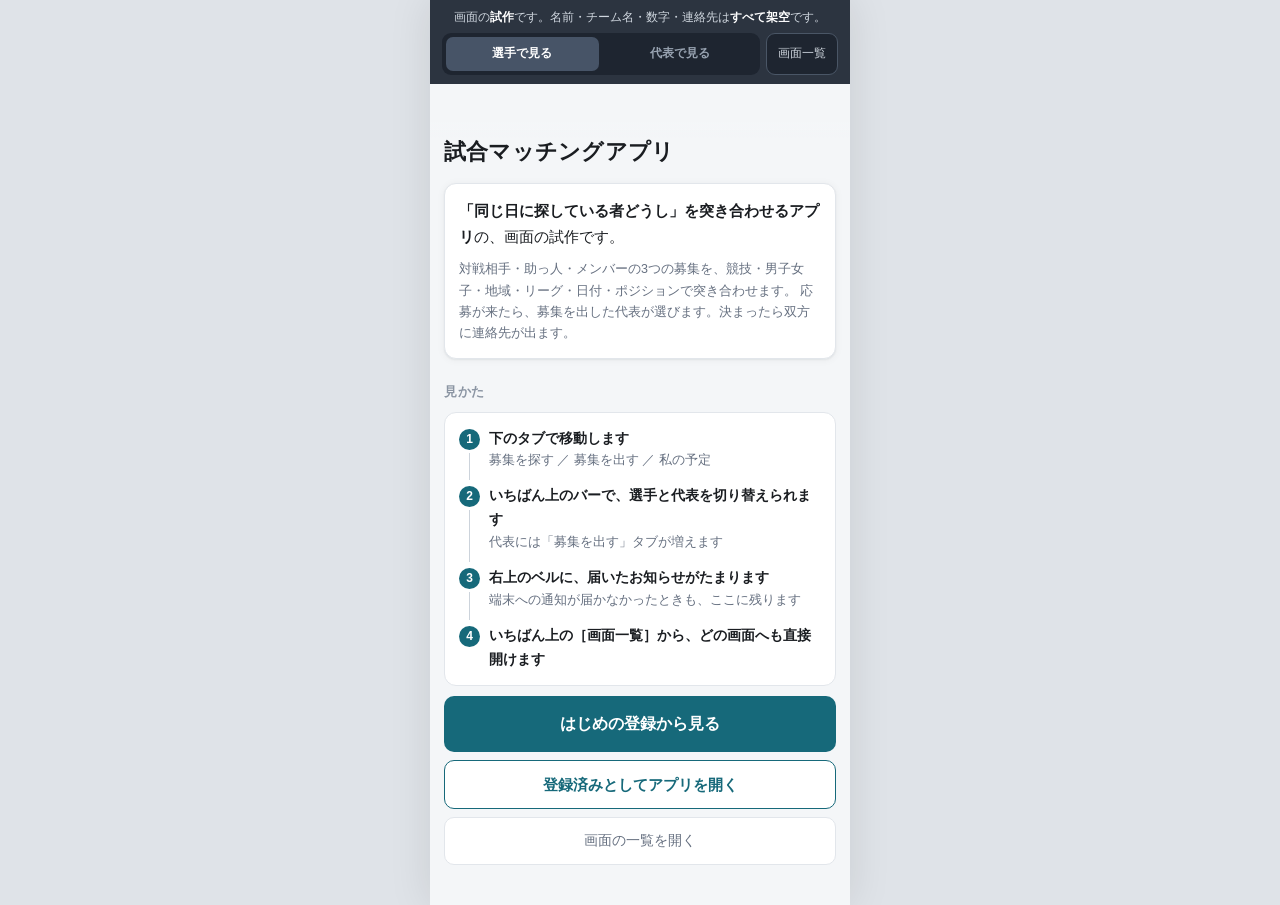
<file: app/index.html>
﻿<!DOCTYPE html>
<html lang="ja">
<head>
<meta charset="UTF-8">
<meta name="viewport" content="width=device-width, initial-scale=1, viewport-fit=cover">
<meta name="robots" content="noindex">
<title>試合マッチングアプリ ── 画面の試作</title>
<style>
/* ==========================================================================
   試合マッチングアプリ ── 画面の見た目
   ⚠️ このファイルは本番（Cloudflare Workers / Hono）にそのまま持っていく。
      試作固有のものは末尾の「試作だけで使うもの」にまとめてある。
   ========================================================================== */

:root {
  --ink: #1a1d21;
  --sub: #667080;
  --faint: #8b95a3;
  --line: #e2e6eb;
  --bg: #f4f6f8;
  --card: #ffffff;

  --key: #16697a;
  --key-dark: #0f4c59;
  --key-bg: #e7f1f3;

  --warn: #a8403a;
  --warn-bg: #fbecea;
  --ok: #1f7a45;
  --ok-bg: #e8f4ec;

  /* 募集の種別 */
  --t-match: #16697a;
  --t-helper: #9a6212;
  --t-member: #55499a;

  --r: 12px;
  --shadow: 0 1px 2px rgba(20, 30, 40, .06), 0 1px 8px rgba(20, 30, 40, .05);
}

* { box-sizing: border-box; }

html, body {
  margin: 0;
  padding: 0;
}

body {
  background: #dfe3e8;
  color: var(--ink);
  font-family: -apple-system, BlinkMacSystemFont, "Hiragino Kaku Gothic ProN",
               "Noto Sans JP", "Yu Gothic UI", Meiryo, sans-serif;
  font-size: 15px;
  line-height: 1.7;
  -webkit-text-size-adjust: 100%;
}

/* --- 画面の枠（スマホ前提。PCでは中央に寄せる） --- */

.frame {
  max-width: 420px;
  margin: 0 auto;
  min-height: 100dvh;
  background: var(--bg);
  position: relative;
  box-shadow: 0 0 40px rgba(0, 0, 0, .10);
  display: flex;
  flex-direction: column;
}

/* --- 浮いている操作（⚠️ 上にバーを作らない） ---
   ⭐ position: sticky なので、スクロール0では本文の流れの中にあり、
      スクロールすると上端に貼り付いて内容の上に浮く。JavaScript は要らない。
   ⚠️ 戻るは常に押せる必要がある（ホーム画面に追加したアプリにはブラウザの戻るが無い） */

.float-row {
  position: sticky;
  top: 0;
  z-index: 25;
  display: flex;
  align-items: center;
  gap: 8px;
  min-height: 38px;
  /* ⚠️ 背景を本文と同じ色にして、内容が裏に透けないようにする。
     透けると、見えていないものを押してしまう。枠線は引かない（バーに見えるので） */
  background: var(--bg);
  margin: -14px -14px 0;
  padding: 12px 14px 6px;
}

/* 下側だけ柔らかく消す。⭐ これで「バーの線」が出ない */
.float-row::after {
  content: "";
  position: absolute;
  left: 0;
  right: 0;
  top: 100%;
  height: 16px;
  background: linear-gradient(var(--bg), rgba(244, 246, 248, 0));
  pointer-events: none;
}

.float-spacer { flex: 1; }

.float-btn {
  appearance: none;
  display: flex;
  align-items: center;
  justify-content: center;
  flex: none;
  width: 38px;
  height: 38px;
  padding: 0;
  border: 1px solid var(--line);
  border-radius: 50%;
  background: var(--card);
  color: var(--sub);
  font: inherit;
  font-size: 19px;
  line-height: 1;
  cursor: pointer;
  box-shadow: 0 2px 10px rgba(20, 30, 40, .14);
  list-style: none;          /* <summary> の標準の三角を消す */
}

.float-btn { position: relative; }

/* ⭐ 未読の件数。⚠️ 赤は「あなたが動かないと止まること」だけに使う */
.badge {
  position: absolute;
  top: -4px;
  right: -4px;
  display: flex;
  align-items: center;
  justify-content: center;
  min-width: 20px;
  height: 20px;
  padding: 0 5px;
  border-radius: 999px;
  background: var(--warn);
  color: #fff;
  font-size: 11px;
  font-weight: 700;
  border: 2px solid var(--bg);   /* 本文色で縁取り、浮いて見せる */
}

.float-btn::-webkit-details-marker { display: none; }  /* Safari の三角 */
.float-btn::marker { content: ""; }
.float-btn > svg { display: block; }
.float-btn:active { background: var(--bg); color: var(--key); }

/* 画面の名前。⭐ バーの中ではなく、本文の先頭に大きく置く */
.page-title {
  margin: 14px 0 16px;
  font-size: 22px;
  font-weight: 700;
  line-height: 1.45;
  letter-spacing: .01em;
}

.page-title:empty { display: none; }

/* 右上の歯車（設定）。⭐ 全画面から届くので、置くのは1か所だけ。
   ⚠️ <details>/<summary> で作る。スクリプトが届いていなくても開ける。 */
.menu-wrap {
  position: relative;
  flex: none;
}

.menu-wrap[open] > .float-btn { background: var(--bg); color: var(--key); }

/* 歯車から出るプルダウン。⭐ 中身は役割で変わる（代表だけチームの設定が増える） */
.menu {
  position: absolute;
  top: calc(100% + 6px);
  right: 0;
  z-index: 40;
  min-width: 172px;
  background: var(--card);
  border: 1px solid var(--line);
  border-radius: 10px;
  box-shadow: 0 8px 26px rgba(20, 30, 40, .20);
  padding: 5px;
}

.menu button {
  appearance: none;
  display: block;
  width: 100%;
  border: 0;
  background: transparent;
  font: inherit;
  font-size: 14.5px;
  font-weight: 700;
  color: var(--ink);
  text-align: left;
  padding: 11px 12px;
  border-radius: 7px;
  cursor: pointer;
  white-space: nowrap;
}

.menu button:active { background: var(--bg); color: var(--key); }

/* --- 本文 --- */

.body {
  padding: 14px 14px 96px; /* 下の余白は、下タブに隠れないぶん */
  flex: 1;
  display: flex;
  flex-direction: column;
}

/* --- 下タブ（⚠️ 横スクロールさせない。多くても3つ） ---
   ⭐ 「募集する」は代表にだけ出す。選手（約1,000人）には2つしか見えない */

.tabbar {
  position: fixed;
  bottom: 0;
  left: 0;
  right: 0;
  z-index: 30;
  display: flex;
  max-width: 420px;
  margin: 0 auto;
  background: var(--card);
  border-top: 1px solid var(--line);
  padding: 7px 8px calc(9px + env(safe-area-inset-bottom));
  gap: 6px;
}

.tabbar button {
  flex: 1;
  min-width: 0;
  appearance: none;
  border: 0;
  background: transparent;
  font: inherit;
  font-size: 13.5px;
  font-weight: 700;
  color: var(--faint);
  padding: 8px 2px;
  border-radius: 9px;
  cursor: pointer;
  white-space: nowrap;
}

.tabbar button[aria-current="true"] {
  color: var(--key);
  background: var(--key-bg);
}

/* ⚠️ 初回登録と、チームを増やす流れの間は下タブを出さない。
   まだアプリの中に入っていないので、タブで移れると筋が通らない */
body.no-tabs .tabbar { display: none; }
body.no-tabs .body { padding-bottom: 40px; }
/* ⭐ 登録の流れ（下タブを出さない画面）では、ベルと歯車も出さない。登録が終わるまでお知らせも設定も無い。戻るは残す */
body.no-tabs .float-btn[data-go="snews"], body.no-tabs #gearWrap { display: none; }

.lead {
  margin: 0 0 14px;
  color: var(--sub);
  font-size: 13.5px;
}

h2.sec {
  margin: 22px 0 8px;
  font-size: 13px;
  font-weight: 700;
  color: var(--faint);
  letter-spacing: .04em;
}

h2.sec:first-child { margin-top: 2px; }

/* --- カード --- */

.card {
  background: var(--card);
  border: 1px solid var(--line);
  border-radius: var(--r);
  padding: 14px;
  margin-bottom: 10px;
  box-shadow: var(--shadow);
}

.card.tap {
  cursor: pointer;
  display: block;
  width: 100%;
  text-align: left;
  font: inherit;
  color: inherit;
}

.card.tap:active { background: #fafbfc; }

/* 入口の3カード（横に並べず縦積み。1行の説明を入れられる形） */

.gate {
  display: flex;
  align-items: center;
  gap: 12px;
}

.gate-t {
  flex: 1;
  min-width: 0;
}

/* ⚠️ 子セレクタ（>）にすること。子孫セレクタだと中の .tag / .pill を
   詳細度で打ち負かして display:block にしてしまう */
.gate-t > b {
  display: block;
  font-size: 16px;
  font-weight: 700;
}

.gate-t > span {
  display: block;
  color: var(--sub);
  font-size: 12.5px;
  line-height: 1.5;
}

.gate-n {
  flex: none;
  font-size: 13px;
  font-weight: 700;
  color: var(--key);
  background: var(--key-bg);
  border-radius: 999px;
  padding: 3px 11px;
}

.gate-arrow {
  flex: none;
  color: var(--faint);
  font-size: 18px;
}

/* お知らせの行 */
.gate-time {
  flex: none;
  font-size: 11.5px;
  color: var(--faint);
  white-space: nowrap;
}

.news-dot {
  flex: none;
  width: 9px;
  height: 9px;
  border-radius: 50%;
  background: var(--warn);
}

.news-dot.read { background: transparent; }

/* --- 種別のバッジ --- */

.tag {
  display: inline-block;
  font-size: 11.5px;
  font-weight: 700;
  line-height: 1.6;
  padding: 1px 8px;
  border-radius: 5px;
  color: #fff;
  vertical-align: 2px;
}

.tag.match  { background: var(--t-match); }
.tag.helper { background: var(--t-helper); }
.tag.member { background: var(--t-member); }

.pill {
  display: inline-block;
  font-size: 11.5px;
  line-height: 1.6;
  padding: 1px 8px;
  border-radius: 5px;
  border: 1px solid var(--line);
  color: var(--sub);
  background: var(--bg);
}

.pill.ok   { color: var(--ok);   background: var(--ok-bg);   border-color: #c6e2d0; }
.pill.warn { color: var(--warn); background: var(--warn-bg); border-color: #efd0cd; }

/* ⚠️ 3等分のセグメント（横並びのタブ）は使わない。
   下タブと見分けがつかず、どちらが上位なのか読めなくなる。
   3つから選ばせる場面は、すべて .gate のカードを並べる形にそろえる。 */

/* --- 絞り込み（⚠️ 折りたたまない。いまの値を出しておく） --- */

.filter {
  display: flex;
  align-items: center;
  gap: 8px;
  background: var(--card);
  border: 1px solid var(--line);
  border-radius: 10px;
  padding: 8px 10px;
  margin-bottom: 12px;
}

.filter-v {
  flex: 1;
  min-width: 0;
  font-size: 12.5px;
  color: var(--sub);
  line-height: 1.5;
}

.filter-v b { color: var(--ink); font-weight: 700; }

/* --- 募集の行 --- */

.post-h {
  display: flex;
  align-items: baseline;
  gap: 7px;
  flex-wrap: wrap;
  margin-bottom: 6px;
}

.post-when {
  font-size: 15.5px;
  font-weight: 700;
}

.post-team {
  font-size: 14.5px;
  font-weight: 700;
  margin-bottom: 2px;
}

.post-meta {
  color: var(--sub);
  font-size: 12.5px;
  line-height: 1.65;
}

/* --- 定義リスト（詳細画面） --- */

.dl {
  margin: 0;
  border-top: 1px solid var(--line);
}

.dl > div {
  display: flex;
  gap: 10px;
  padding: 9px 0;
  border-bottom: 1px solid var(--line);
}

.dl dt {
  flex: none;
  width: 92px;
  color: var(--faint);
  font-size: 12.5px;
  line-height: 1.8;
}

.dl dd {
  flex: 1;
  min-width: 0;
  margin: 0;
  font-size: 14.5px;
}

.dl dd small {
  display: block;
  color: var(--sub);
  font-size: 12.5px;
}

/* --- ボタン --- */

.btn {
  appearance: none;
  display: block;
  width: 100%;
  border: 0;
  border-radius: 10px;
  padding: 14px;
  font: inherit;
  font-size: 16px;
  font-weight: 700;
  background: var(--key);
  color: #fff;
  cursor: pointer;
  text-align: center;
  margin-top: 4px;
}

.btn:active { background: var(--key-dark); }

.btn.sub {
  background: var(--card);
  color: var(--key);
  border: 1px solid var(--key);
  font-size: 15px;
  padding: 11px;
}

.btn.quiet {
  background: var(--card);
  color: var(--sub);
  border: 1px solid var(--line);
  font-size: 14px;
  font-weight: 400;
  padding: 11px;
}

.btn.danger {
  background: var(--card);
  color: var(--warn);
  border: 1px solid #e6c4c1;
  font-size: 15px;
  padding: 11px;
}

/* 逃げ道。⚠️ 隠さないが、押したくなる形も与えない。
   ボタンの形をしているものは、読まずに押される */
.link-quiet {
  appearance: none;
  border: 0;
  background: transparent;
  font: inherit;
  font-size: 13px;
  color: var(--faint);
  text-decoration: underline;
  text-underline-offset: 3px;
  cursor: pointer;
  padding: 6px 8px;
}

.link-quiet:active { color: var(--sub); }

.btn-sm {
  appearance: none;
  border: 1px solid var(--key);
  background: var(--card);
  color: var(--key);
  font: inherit;
  font-size: 13px;
  font-weight: 700;
  border-radius: 8px;
  padding: 6px 12px;
  cursor: pointer;
  white-space: nowrap;
}

.btn-sm.quiet {
  border-color: var(--line);
  color: var(--sub);
  font-weight: 400;
}

/* --- 注記 --- */

.note {
  margin: 10px 0 0;
  color: var(--sub);
  font-size: 12.5px;
  line-height: 1.7;
}

/* --- 入力 --- */

.field { margin-bottom: 14px; }

/* ⚠️ 要素セレクタ（label）で書かないこと。
   .field の中には .check のラベルも入るので、display を奪い合う */
.f-label {
  display: block;
  font-size: 13px;
  font-weight: 700;
  margin-bottom: 5px;
}

.f-label .hint {
  display: block;
  font-weight: 400;
  color: var(--sub);
  font-size: 12px;
  line-height: 1.6;
}

.field-row > div { flex: 1; min-width: 0; }

/* ⚠️ 種類を列挙しないこと。tel / search / url などを足すたびに漏れる。
   除くのはチェックボックスとラジオだけ */
.field input:not([type="checkbox"]):not([type="radio"]),
.field select,
.field textarea {
  width: 100%;
  border: 1px solid #ccd3db;
  border-radius: 9px;
  background: var(--card);
  padding: 11px 12px;
  font: inherit;
  font-size: 15px;
  color: var(--ink);
}

.field textarea { min-height: 84px; resize: vertical; }

.field-row {
  display: flex;
  gap: 8px;
}

.field-row > * { flex: 1; min-width: 0; }

/* チップ（複数選択）⚠️ datalist は使わない */

.chips {
  display: flex;
  flex-wrap: wrap;
  gap: 7px;
}

.chip {
  appearance: none;
  border: 1px solid #ccd3db;
  background: var(--card);
  color: var(--sub);
  font: inherit;
  font-size: 13.5px;
  border-radius: 999px;
  padding: 6px 13px;
  cursor: pointer;
}

.chip[aria-pressed="true"] {
  background: var(--key);
  border-color: var(--key);
  color: #fff;
  font-weight: 700;
}

/* 競技ごとのまとまり（ポジションは競技ごとに語彙が違う）
   ⚠️ 明示クラスだけで書く。子孫セレクタにしない */

.sport-g {
  font-size: 13px;
  font-weight: 700;
  color: var(--ink);
  margin: 14px 0 6px;
}

/* チェック1つ */

.check {
  display: flex;
  gap: 10px;
  align-items: flex-start;
  background: var(--card);
  border: 1px solid var(--line);
  border-radius: 10px;
  padding: 12px;
  cursor: pointer;
}

.check + .check { margin-top: 8px; }
.check input { margin: 4px 0 0; flex: none; width: 18px; height: 18px; }
.check-t { flex: 1; min-width: 0; }
.check-t > b { display: block; font-size: 14px; }
.check-t > span { display: block; color: var(--sub); font-size: 12.5px; line-height: 1.6; }

/* --- 一段軽い行 ---
   設定のように「毎回は触らないが、探させてはいけない」もの。
   ⚠️ 枠を外すと文字だけになって見つけられなくなる。
   カードと同じ形のまま、影と説明文を落として一段だけ軽くする。 */

.set-row {
  appearance: none;
  display: flex;
  align-items: center;
  gap: 10px;
  width: 100%;
  background: var(--card);
  border: 1px solid var(--line);
  border-radius: var(--r);
  padding: 13px 14px;
  margin-bottom: 10px;
  font: inherit;
  font-size: 14.5px;
  font-weight: 700;
  color: var(--ink);
  text-align: left;
  cursor: pointer;
}

.set-row:active { background: #fafbfc; }
.set-row > span { flex: 1; min-width: 0; }
.set-row > span > b { color: var(--key); }
.set-row > i { flex: none; font-style: normal; color: var(--faint); font-size: 18px; }
/* 設定の行に添える、いまの値。⚠️ 明示クラスではなく em を使うので子セレクタで閉じる */
.set-row > span > em {
  display: block;
  font-style: normal;
  font-weight: 400;
  font-size: 12.5px;
  line-height: 1.5;
  color: var(--sub);
  margin-top: 3px;
}

/* --- お知らせの設定：種類ごとに「チェック＋条件の行」を1枚にまとめる ---
   ⚠️ 子セレクタで閉じる（.check / .set-row の素の見た目を外側から奪わない） */
.opt {
  background: var(--card);
  border: 1px solid var(--line);
  border-radius: var(--r);
  margin-bottom: 10px;
  overflow: hidden;
}
.opt > .check { border: 0; border-radius: 0; }
.opt > .opt-h { padding: 12px 12px 10px; }
.opt > .opt-h > b { display: block; font-size: 14px; }
.opt > .opt-h > span { display: block; color: var(--sub); font-size: 12.5px; line-height: 1.6; }
.opt > .opt-h + .check { border-top: 1px solid var(--line); }
.opt > .set-row + .check { border-top: 1px solid var(--line); }
/* 条件の行は、直前のチェック（競技名）の文字の位置にそろえて一段下げる */
.opt > .check + .set-row { padding-left: 40px; }
/* 一覧の上の競技の切り替え。⭐ やる競技が2つ以上の人にだけ出る */
.sport-sw { margin-bottom: 12px; }
.opt > .set-row { border: 0; border-top: 1px solid var(--line); border-radius: 0; margin: 0; }

/* --- この端末で通知が受け取れないときだけ出す1枚 ---
   タブの根っこ3画面（募集を探す・募集を出す・私の予定）と、お知らせの設定の先頭。
   ⛔ オンのときは出さない。⛔ 赤にしない（文で書いてあるので色で急かさない）。
   「この端末では受け取らない」を押した端末では出さない（再入口はお知らせの設定）。 */
.push {
  background: var(--card);
  border: 1px solid var(--line);
  border-radius: var(--r);
  padding: 14px;
  margin-bottom: 14px;
}
.push > b { display: block; font-size: 15px; }
.push > p { margin: 4px 0 0; color: var(--sub); font-size: 12.5px; line-height: 1.6; }
.push > .btn { margin-top: 12px; }
.push > .push-skip { text-align: center; margin-top: 4px; }

/* --- 人の行（応募者・履歴） --- */

.row {
  display: flex;
  gap: 11px;
  align-items: center;
  padding: 12px 0;
  border-bottom: 1px solid var(--line);
}

.row:last-child { border-bottom: 0; }

.row-t { flex: 1; min-width: 0; }
.row-t > b { display: block; font-size: 15px; }
.row-t > span { display: block; color: var(--sub); font-size: 12.5px; line-height: 1.6; }

.count {
  flex: none;
  text-align: center;
  min-width: 46px;
}

.count > b { display: block; font-size: 19px; font-weight: 700; line-height: 1.2; }
.count > span { display: block; color: var(--faint); font-size: 11px; }

/* --- 手順（初回登録） --- */

.steps {
  display: flex;
  gap: 6px;
  margin-bottom: 16px;
}

.steps > div {
  flex: 1;
  height: 4px;
  border-radius: 2px;
  background: #d9dee4;
}

.steps > div.on { background: var(--key); }

.step-n {
  color: var(--key);
  font-size: 12px;
  font-weight: 700;
  letter-spacing: .04em;
}

/* --- 成立・通知の図 --- */

.flow {
  background: var(--card);
  border: 1px solid var(--line);
  border-radius: var(--r);
  padding: 14px;
  margin-bottom: 10px;
}

.flow ol {
  margin: 0;
  padding: 0;
  list-style: none;
  counter-reset: f;
}

.flow li {
  position: relative;
  padding: 0 0 14px 30px;
  counter-increment: f;
  font-size: 14px;
}

.flow li:last-child { padding-bottom: 0; }

.flow li::before {
  content: counter(f);
  position: absolute;
  left: 0;
  top: 2px;
  width: 21px;
  height: 21px;
  border-radius: 50%;
  background: var(--key);
  color: #fff;
  font-size: 12px;
  font-weight: 700;
  text-align: center;
  line-height: 21px;
}

.flow li:not(:last-child)::after {
  content: "";
  position: absolute;
  left: 10px;
  top: 26px;
  bottom: 4px;
  width: 1px;
  background: #ccd3db;
}

.flow li small {
  display: block;
  color: var(--sub);
  font-size: 12.5px;
  line-height: 1.6;
}

/* --- 結果（完了・成立） --- */

.result {
  text-align: center;
  padding: 26px 14px 20px;
}

.result-mark {
  width: 56px;
  height: 56px;
  border-radius: 50%;
  background: var(--ok-bg);
  color: var(--ok);
  font-size: 28px;
  line-height: 56px;
  margin: 0 auto 12px;
}

.result-mark.no { background: var(--warn-bg); color: var(--warn); }

.result h2 {
  margin: 0 0 6px;
  font-size: 19px;
}

.result p {
  margin: 0;
  color: var(--sub);
  font-size: 13.5px;
}

/* ==========================================================================
   試作だけで使うもの（⛔ 本番には持っていかない）
   ========================================================================== */

.proto-hide { display: none !important; }

/* その場で反応したことを見せるだけの表示（⛔ 本番には持っていかない） */
.proto-toast {
  position: fixed;
  left: 50%;
  bottom: 96px;
  transform: translateX(-50%);
  z-index: 60;
  background: #2c3440;
  color: #fff;
  font-size: 13.5px;
  font-weight: 700;
  padding: 10px 18px;
  border-radius: 999px;
  box-shadow: 0 6px 20px rgba(20, 30, 40, .25);
  white-space: nowrap;
}

/* 立場の切替。選手にしか見えないもの／代表にしか見えないものを分ける */
body[data-mode="player"] .rep-only { display: none !important; }
body[data-mode="rep"] .player-only { display: none !important; }

/* 上のバー（試作の案内と立場の切替） */
.proto-top {
  background: #2c3440;
  color: #cfd6de;
  font-size: 11.5px;
  line-height: 1.6;
  padding: 8px 12px 9px;
}

.proto-top p { margin: 0 0 7px; text-align: center; }
.proto-top b { color: #fff; }

/* ⛔ 画面一覧は「試作の道具」なので、アプリのバーではなくこの黒い帯に置く。
   アプリのバーには、本番に残るものだけを置く（戻る・題名・歯車） */
.proto-row {
  display: flex;
  gap: 6px;
  align-items: stretch;
}

.proto-row > .proto-switch { flex: 1; min-width: 0; }

.proto-btn {
  flex: none;
  appearance: none;
  border: 1px solid #4a5666;
  background: #1e2530;
  color: #cfd6de;
  font: inherit;
  font-size: 12px;
  border-radius: 9px;
  padding: 7px 11px;
  cursor: pointer;
  white-space: nowrap;
}

.proto-btn:active { background: #475467; color: #fff; }

.proto-switch {
  display: flex;
  gap: 5px;
  background: #1e2530;
  border-radius: 9px;
  padding: 4px;
}

.proto-switch button {
  flex: 1;
  appearance: none;
  border: 0;
  background: transparent;
  font: inherit;
  font-size: 12px;
  font-weight: 700;
  color: #98a3b1;
  padding: 7px 4px;
  border-radius: 7px;
  cursor: pointer;
  white-space: nowrap;
}

.proto-switch button[aria-pressed="true"] { background: #475467; color: #fff; }

.proto-sheet {
  position: fixed;
  inset: 0;
  z-index: 50;
  background: rgba(15, 25, 35, .45);
  display: flex;
  align-items: flex-end;
  justify-content: center;
}

.proto-sheet > div {
  width: 100%;
  max-width: 420px;
  background: var(--bg);
  border-radius: 16px 16px 0 0;
  padding: 16px 14px 24px;
  max-height: 84dvh;
  overflow: auto;
}

.proto-sheet h2 {
  margin: 0 0 4px;
  font-size: 16px;
}

.proto-list {
  display: grid;
  gap: 6px;
  margin-top: 12px;
}

.proto-list button {
  appearance: none;
  display: flex;
  align-items: center;
  gap: 10px;
  width: 100%;
  text-align: left;
  font: inherit;
  background: var(--card);
  border: 1px solid var(--line);
  border-radius: 9px;
  padding: 10px 12px;
  cursor: pointer;
  color: inherit;
}

.proto-list button i {
  flex: none;
  font-style: normal;
  font-size: 11.5px;
  font-weight: 700;
  color: var(--faint);
  background: var(--bg);
  border-radius: 5px;
  padding: 1px 6px;
  min-width: 30px;
  text-align: center;
}

.proto-list button b { font-weight: 700; font-size: 14px; }
.proto-list button em { font-style: normal; color: var(--sub); font-size: 12px; }

.proto-group {
  margin: 14px 0 2px;
  font-size: 12px;
  font-weight: 700;
  color: var(--faint);
  letter-spacing: .04em;
}

.proto-banner {
  background: #2c3440;
  color: #cfd6de;
  font-size: 11.5px;
  line-height: 1.6;
  padding: 7px 14px;
  text-align: center;
}

.proto-banner b { color: #fff; }
</style>
</head>
<body data-mode="player">

<div class="frame">

  <div class="proto-top">
    <p>画面の<b>試作</b>です。名前・チーム名・数字・連絡先は<b>すべて架空</b>です。</p>
    <div class="proto-row">
      <div class="proto-switch">
        <button type="button" id="mPlayer" aria-pressed="true">選手で見る</button>
        <button type="button" id="mRep" aria-pressed="false">代表で見る</button>
      </div>
      <button class="proto-btn" id="menu" type="button">画面一覧</button>
    </div>
  </div>

  <div class="body" id="body">

  <div class="float-row">
    <button class="float-btn proto-hide" id="back" type="button" aria-label="戻る" title="戻る">←</button>
    <div class="float-spacer"></div>

    <button class="float-btn" data-go="snews" type="button" aria-label="お知らせ" title="お知らせ">
      <svg viewBox="0 0 24 24" width="20" height="20" fill="none" stroke="currentColor"
           stroke-width="1.8" stroke-linecap="round" stroke-linejoin="round" aria-hidden="true">
        <path d="M18 8A6 6 0 0 0 6 8c0 7-3 9-3 9h18s-3-2-3-9"/>
        <path d="M13.73 21a2 2 0 0 1-3.46 0"/>
      </svg>
      <span class="badge player-only">1</span>
      <span class="badge rep-only">2</span>
    </button>

    <details class="menu-wrap" id="gearWrap">
      <summary class="float-btn" aria-label="設定" title="設定">
        <svg viewBox="0 0 24 24" width="21" height="21" fill="none" stroke="currentColor"
             stroke-width="1.8" stroke-linecap="round" stroke-linejoin="round" aria-hidden="true">
          <circle cx="12" cy="12" r="3.2"/>
          <path d="M19.1 15.5a1.7 1.7 0 0 0 .35 1.87l.06.06a2 2 0 1 1-2.83 2.83l-.06-.06a1.7 1.7 0 0 0-2.9 1.2V21a2 2 0 1 1-4 0v-.06a1.7 1.7 0 0 0-2.9-1.21l-.06.06a2 2 0 1 1-2.83-2.83l.06-.06a1.7 1.7 0 0 0-1.2-2.9H3a2 2 0 1 1 0-4h.06a1.7 1.7 0 0 0 1.21-2.9l-.06-.06a2 2 0 1 1 2.83-2.83l.06.06a1.7 1.7 0 0 0 2.9-1.2V3a2 2 0 1 1 4 0v.06a1.7 1.7 0 0 0 2.9 1.21l.06-.06a2 2 0 1 1 2.83 2.83l-.06.06a1.7 1.7 0 0 0 1.2 2.9H21a2 2 0 1 1 0 4h-.06a1.7 1.7 0 0 0-1.84 1.5z"/>
        </svg>
      </summary>
      <div class="menu">
        <button type="button" data-go="s8">私の設定</button>
        <button type="button" data-go="s9">お知らせの設定</button>
        <button type="button" data-go="s11" class="rep-only">チームの設定</button>
      </div>
    </details>
  </div>

  <h1 class="page-title" id="title"></h1>

  <!-- ==================================================== s0 はじめに -->
  <section data-screen="s0" data-title="試合マッチングアプリ">
    <div class="card">
      <p style="margin:0 0 10px;font-size:15px;">
        <b>「同じ日に探している者どうし」を突き合わせるアプリ</b>の、画面の試作です。
      </p>
      <p class="note" style="margin:0;">
        対戦相手・助っ人・メンバーの3つの募集を、競技・男子女子・地域・リーグ・日付・ポジションで突き合わせます。
        応募が来たら、募集を出した代表が選びます。決まったら双方に連絡先が出ます。
      </p>
    </div>

    <h2 class="sec">見かた</h2>

    <div class="flow">
      <ol>
        <li><b>下のタブで移動します</b>
          <small>募集を探す ／ 募集を出す ／ 私の予定</small></li>
        <li><b>いちばん上のバーで、選手と代表を切り替えられます</b>
          <small>代表には「募集を出す」タブが増えます</small></li>
        <li><b>右上のベルに、届いたお知らせがたまります</b>
          <small>端末への通知が届かなかったときも、ここに残ります</small></li>
        <li><b>いちばん上の［画面一覧］から、どの画面へも直接開けます</b></li>
      </ol>
    </div>

    <button class="btn" data-go="sw1" type="button">はじめの登録から見る</button>
    <button class="btn sub" data-go="sfind" type="button" style="margin-top:8px;">登録済みとしてアプリを開く</button>
    <button class="btn quiet" id="menu2" type="button" style="margin-top:8px;">画面の一覧を開く</button>
  </section>

  <!-- ==================================================== snews お知らせ -->
  <section data-screen="snews" data-title="お知らせ">
    <p class="lead">押すと、その画面が開きます。</p>

    <button class="card tap" data-go="s7" type="button">
      <div class="gate">
        <div class="news-dot"></div>
        <div class="gate-t">
          <b>9月27日（土）の助っ人に決まりました</b>
          <span><span class="pill">野球・男子</span> 川岸ファイターズ ／ 連絡先が出ています</span>
        </div>
        <div class="gate-time">1時間前</div>
      </div>
    </button>

    <button class="card tap rep-only" data-go="s6" type="button">
      <div class="gate">
        <div class="news-dot"></div>
        <div class="gate-t">
          <b>応募が3人来ています</b>
          <span><span class="pill">野球・男子</span> あおぞらクラブ 10/11（土）午前の助っ人 ／ <b>選んでください</b></span>
        </div>
        <div class="gate-time">3時間前</div>
      </div>
    </button>

    <button class="card tap" data-go="scanceled" type="button">
      <div class="gate">
        <div class="news-dot read"></div>
        <div class="gate-t">
          <b>10月12日（日）の試合が中止になりました</b>
          <span><span class="pill">野球・男女混合</span> みどりヶ丘ベースボール ／ 雨のため</span>
        </div>
        <div class="gate-time">昨日</div>
      </div>
    </button>

    <button class="card tap" data-go="s3" type="button">
      <div class="gate">
        <div class="news-dot read"></div>
        <div class="gate-t">
          <b>9月27日（土）午前の助っ人を募集しています</b>
          <span><span class="pill">野球・男子</span> 川岸ファイターズ ／ 左翼手・遊撃手 あと2人</span>
        </div>
        <div class="gate-time">3日前</div>
      </div>
    </button>

    <p class="note">
      端末への通知が届かなかったときも、<b>ここに残っています。</b><br>
      残るのは<b>30日ぶん</b>です。それより古いものは消えます。
    </p>
  </section>

  <!-- ==================================================== sfind 探す -->
  <section data-screen="sfind" data-title="募集を探す">
    <div class="push">
      <b>このスマホには、まだ通知が届きません</b>
      <p>中止の連絡などは、通知が無いと気づけません。</p>
      <button class="btn sub" data-go="shome" type="button">この端末で通知を受け取る</button>
      <p class="push-skip"><button class="link-quiet" data-act="toast" data-msg="この端末には出さないようにしました" type="button">この端末では受け取らない</button></p>
    </div>

    <p class="lead">どの募集を探しますか。</p>

    <button class="card tap" data-go="s2h" type="button">
      <div class="gate">
        <div class="gate-t">
          <b><span class="tag helper">助っ人</span> の募集を探す</b>
          <span>この日だけ手伝ってほしい、というチーム</span>
        </div>
        <div class="gate-n">5件</div>
        <div class="gate-arrow">›</div>
      </div>
    </button>

    <button class="card tap" data-go="s2n" type="button">
      <div class="gate">
        <div class="gate-t">
          <b><span class="tag member">メンバー</span> の募集を探す</b>
          <span>ずっと入ってくれる人を探しているチーム</span>
        </div>
        <div class="gate-n">8件</div>
        <div class="gate-arrow">›</div>
      </div>
    </button>

  </section>

  <!-- ============================= smatch 同じ日を探しているチーム（突き合わせ） -->
  <section data-screen="smatch" data-title="同じ日を探しているチーム">
    <div class="card">
      <div class="post-h">
        <span class="tag match">対戦相手</span>
        <span class="pill">うちが出した募集</span>
      </div>
      <div style="font-size:18px;font-weight:700;margin:2px 0;">10月4日（日）午後</div>
      <div class="post-meta">会場あり ／ 安佐南区 かわぎしグラウンド</div>
    </div>

    <h2 class="sec">同じ日を探しているチーム　3件</h2>

    <button class="card tap" data-go="s3m" type="button">
      <div class="post-h">
        <span class="post-team" style="margin:0;">もみじストライカーズ</span>
        <span class="pill">会場を探している</span>
      </div>
      <div class="post-meta">広島市佐伯区 ／ さくらリーグ 2部<br>10/4（日）午前・午後</div>
    </button>

    <button class="card tap" data-go="s3m" type="button">
      <div class="post-h">
        <span class="post-team" style="margin:0;">城北クラブ</span>
        <span class="pill ok">会場あり</span>
      </div>
      <div class="post-meta">広島市東区 ／ さくらリーグ 2部<br>10/4（日）午後</div>
    </button>

    <button class="card tap" data-go="s3m" type="button">
      <div class="post-h">
        <span class="post-team" style="margin:0;">港南クラブ</span>
        <span class="pill">会場を探している</span>
      </div>
      <div class="post-meta">広島市南区 ／ さくらリーグ 2部<br>10/4（日）午後</div>
    </button>
  </section>

  <!-- ==================================================== s2m 相手を探しているチーム -->
  <section data-screen="s2m" data-title="相手を探しているチーム">
    <div class="filter">
      <div class="filter-v">
        <b>安佐南区・西区・府中町</b>／さくらリーグ 2部<br>
        野球・男子 ／ 日にち 指定なし ／ 会場 どちらでも
      </div>
      <button class="btn-sm" data-go="sfm" type="button">変える</button>
    </div>

    <button class="card tap" data-go="s3m" type="button">
      <div class="post-h">
        <span class="post-when">10/4（日）午後</span>
        <span class="pill ok">会場あり</span>
      </div>
      <div class="post-team">城北クラブ</div>
      <div class="post-meta">広島市東区<br>さくらリーグ 2部</div>
    </button>

    <button class="card tap" data-go="s3m" type="button">
      <div class="post-h">
        <span class="post-when">10/11（土）午前</span>
        <span class="pill">会場を探している</span>
      </div>
      <div class="post-team">もみじストライカーズ</div>
      <div class="post-meta">広島市佐伯区<br>さくらリーグ 2部</div>
    </button>

    <div class="card" style="border-left:3px solid var(--key);">
      <p style="margin:0;font-size:14.5px;"><b>この条件では 2件です。</b></p>
      <p class="post-meta" style="margin:4px 0 0;">
        <b>市区町村を足すと、もっと出てきます。</b>
        ⭐ 県境にお住まいの方は、隣の県の市区町村も足せます。
      </p>
      <button class="btn sub" data-go="sfm" type="button" style="margin-top:10px;">探す範囲を広げる</button>
    </div>

    <p class="note">12件のうち、上の条件に合う2件を出しています。</p>
  </section>

  <!-- ==================================================== s2h 助っ人を探す -->
  <section data-screen="s2h" data-title="助っ人の募集を探す">
    <!-- ⭐ やる競技が2つ以上の人にだけ出る。1競技の人には出ない。最後に選んだ競技を覚える -->
    <div class="chips sport-sw" data-one>
      <button class="chip" type="button" aria-pressed="true">野球</button>
      <button class="chip" type="button" aria-pressed="false">バスケットボール</button>
    </div>
    <div class="filter">
      <div class="filter-v">
        <b>安佐南区・西区・府中町</b>／さくらリーグ 2部<br>
        日にち 指定なし ／ ポジション 指定なし
      </div>
      <button class="btn-sm" data-go="sfh" type="button">変える</button>
    </div>

    <button class="card tap" data-go="s3" type="button">
      <div class="post-h">
        <span class="post-when">9/27（土）午前</span>
        <span class="pill">野球・男子</span>
        <span class="pill">あと2人</span>
      </div>
      <div class="post-team">川岸ファイターズ</div>
      <div class="post-meta">左翼手 ・ 遊撃手 ／ 安佐南区<br>さくらリーグ 2部</div>
    </button>

    <button class="card tap" data-go="s3" type="button">
      <div class="post-h">
        <span class="post-when">9/27（土）午後</span>
        <span class="pill">野球・男子</span>
        <span class="pill">あと1人</span>
      </div>
      <div class="post-team">東雲アスレチックス</div>
      <div class="post-meta">投手 ／ 西区<br>さくらリーグ 1部</div>
    </button>

    <button class="card tap" data-go="s3" type="button">
      <div class="post-h">
        <span class="post-when">10/4（日）午前・午後</span>
        <span class="pill">野球・男女混合</span>
        <span class="pill">あと3人</span>
      </div>
      <div class="post-team">みどりヶ丘ベースボール</div>
      <div class="post-meta">だれでも ／ 佐伯区<br>リーグに入っていないチーム</div>
    </button>

    <div class="card" style="border-left:3px solid var(--key);">
      <p style="margin:0;font-size:14.5px;"><b>この条件では 3件です。</b></p>
      <p class="post-meta" style="margin:4px 0 0;">
        <b>市区町村を足すと、もっと出てきます。</b>
        ⭐ 県境にお住まいの方は、隣の県の市区町村も足せます。
      </p>
      <button class="btn sub" data-go="sfh" type="button" style="margin-top:10px;">探す範囲を広げる</button>
    </div>

    <p class="note">
      出るのは<b>上で選んだ競技の、自分に合う男子・女子のものだけ</b>です。競技の切り替えは、やる競技が2つ以上の人にだけ出ます。<br>
      男女混合のチームの募集は、<b>男子にも女子にも出ます。</b>
    </p>
  </section>

  <!-- ==================================================== s2n メンバーを探す -->
  <section data-screen="s2n" data-title="メンバーの募集を探す">
    <!-- ⭐ やる競技が2つ以上の人にだけ出る。1競技の人には出ない。最後に選んだ競技を覚える -->
    <div class="chips sport-sw" data-one>
      <button class="chip" type="button" aria-pressed="true">野球</button>
      <button class="chip" type="button" aria-pressed="false">バスケットボール</button>
    </div>
    <div class="filter">
      <div class="filter-v">
        <b>安佐南区・西区・府中町</b>／さくらリーグ 2部<br>
        ポジション 指定なし
      </div>
      <button class="btn-sm" data-go="sfn" type="button">変える</button>
    </div>

    <button class="card tap" data-go="s3n" type="button">
      <div class="post-h">
        <span class="pill">野球・男子</span>
      </div>
      <div class="post-team">港南クラブ</div>
      <div class="post-meta">投手 ・ 捕手 ／ 広島市南区<br>さくらリーグ 2部 ／ 月2回 日曜の午前</div>
    </button>

    <button class="card tap" data-go="s3n" type="button">
      <div class="post-h">
        <span class="pill">野球・男女混合</span>
      </div>
      <div class="post-team">みどりヶ丘ベースボール</div>
      <div class="post-meta">だれでも ／ 広島市佐伯区<br>リーグに入っていないチーム ／ 土曜の午前</div>
    </button>

    <div class="card" style="border-left:3px solid var(--key);">
      <p style="margin:0;font-size:14.5px;"><b>この条件では 2件です。</b></p>
      <p class="post-meta" style="margin:4px 0 0;">
        <b>市区町村を足すと、もっと出てきます。</b>
        ⭐ 県境にお住まいの方は、隣の県の市区町村も足せます。
      </p>
      <button class="btn sub" data-go="sfn" type="button" style="margin-top:10px;">探す範囲を広げる</button>
    </div>

    <p class="note">
      出るのは<b>上で選んだ競技の、自分に合う男子・女子のものだけ</b>です。競技の切り替えは、やる競技が2つ以上の人にだけ出ます。
    </p>
  </section>

  <!-- ==================================================== s3 助っ人の募集 -->
  <section data-screen="s3" data-title="助っ人の募集">
    <div class="card">
      <div class="post-h">
        <span class="tag helper">助っ人</span>
        <span class="pill">野球・男子</span>
        <span class="pill">募集中</span>
      </div>
      <div style="font-size:20px;font-weight:700;margin:2px 0;">9月27日（土）午前</div>
      <div class="post-team" style="font-size:16px;">川岸ファイターズ</div>

      <dl class="dl" style="margin-top:12px;">
        <div><dt>ほしい人</dt><dd>左翼手 ・ 遊撃手<small>あと2人</small></dd></div>
        <div><dt>場所</dt><dd>広島市安佐南区<small>かわぎしグラウンド</small></dd></div>
        <div><dt>リーグ</dt><dd>さくらリーグ 2部</dd></div>
        <div><dt>ひとこと</dt><dd>はじめての方も歓迎です。道具はこちらで用意します。集合は8時30分、9時試合開始の予定です。</dd></div>
      </dl>
    </div>

    <button class="btn" data-go="s4" type="button">行けます</button>

    <p class="note">
      押すとチームの代表に届きます。<b>代表が選びます</b>（先着ではありません）。<br>
      決まったらお知らせします。<b>連絡先が出るのは、決まってからです。</b>
    </p>
  </section>

  <!-- ============================= s3waiting 応募済みの助っ人の募集（選手が見る） -->
  <section data-screen="s3waiting" data-title="助っ人の募集">
    <div class="card">
      <div class="post-h">
        <span class="tag helper">助っ人</span>
        <span class="pill">募集中</span>
      </div>
      <div style="font-size:20px;font-weight:700;margin:2px 0;">10月4日（日）午前</div>
      <div class="post-team" style="font-size:16px;">みどりヶ丘ベースボール</div>

      <dl class="dl" style="margin-top:12px;">
        <div><dt>ほしい人</dt><dd>だれでも<small>あと3人</small></dd></div>
        <div><dt>場所</dt><dd>広島市佐伯区<small>みどりヶ丘グラウンド</small></dd></div>
        <div><dt>リーグ</dt><dd>リーグに入っていないチーム</dd></div>
        <div><dt>ひとこと</dt><dd>人数が足りません。経験は問いません。集合は8時、9時試合開始です。</dd></div>
      </dl>
    </div>

    <div class="card" style="border-left:3px solid var(--key);">
      <p style="margin:0;font-size:15px;"><b>選ばれるのを待っています</b></p>
      <p class="post-meta" style="margin:4px 0 0;">
        10月1日に「行けます」を送りました。決まったらお知らせします。
      </p>
    </div>

    <button class="btn danger" data-act="toast" data-msg="応募を取り消しました" type="button">応募を取り消す</button>

    <p class="note">
      取り消すと、<b>選ばれる候補から外れます。</b>あとでまた応募し直せます。
    </p>
  </section>

  <!-- ============================= smine 自分が出した募集（応募なし・代表が見る） -->
  <section data-screen="smine" data-title="出している募集">
    <div class="card">
      <div class="post-h">
        <span class="tag member">メンバー</span>
        <span class="pill">募集中</span>
      </div>
      <div class="post-team" style="font-size:18px;margin-top:4px;">あおぞらクラブ</div>

      <dl class="dl" style="margin-top:12px;">
        <div><dt>ほしい人</dt><dd>投手 ・ 捕手</dd></div>
        <div><dt>場所</dt><dd>広島市安佐南区</dd></div>
        <div><dt>出した日</dt><dd>9月10日<small>ずっと出しています</small></dd></div>
        <div><dt>ひとこと</dt><dd>平日の夜も練習しています。見学だけでも大丈夫です。</dd></div>
      </dl>
    </div>

    <div class="card">
      <p style="margin:0;font-size:15px;"><b>応募はまだありません</b></p>
      <p class="post-meta" style="margin:4px 0 0;">
        応募が来たら、この画面から選べるようになります。
      </p>
    </div>

    <button class="btn sub" type="button" data-act="toast" data-msg="この試作では内容を変えられません">内容を変える</button>
    <button class="btn quiet" data-go="steam" type="button" style="margin-top:8px;">この募集を締める</button>
  </section>

  <!-- ==================================================== s3m 対戦相手の募集 -->
  <section data-screen="s3m" data-title="対戦相手の募集">
    <div class="card">
      <div class="post-h">
        <span class="tag match">対戦相手</span>
        <span class="pill">募集中</span>
      </div>
      <div style="font-size:20px;font-weight:700;margin:2px 0;">10月4日（日）午後</div>
      <div class="post-team" style="font-size:16px;">城北クラブ</div>

      <dl class="dl" style="margin-top:12px;">
        <div>
          <dt>会場</dt>
          <dd><span class="pill ok">用意してあります</span>
            <small>広島市東区 しろきたグラウンド／使用料は半分ずつ</small></dd>
        </div>
        <div><dt>リーグ</dt><dd>さくらリーグ 2部</dd></div>
        <div><dt>ひとこと</dt><dd>3時間とってあります。審判はお互いで出し合う形でお願いします。</dd></div>
      </dl>
    </div>

    <button class="btn" data-go="s4" type="button">この日に試合したいです</button>

    <p class="note">
      押すと相手チームの代表に届きます。<b>向こうの代表が選びます。</b><br>
      <b>連絡先が出るのは、決まってからです。</b>
    </p>
  </section>

  <!-- ==================================================== s3n メンバーの募集 -->
  <section data-screen="s3n" data-title="メンバーの募集">
    <div class="card">
      <div class="post-h">
        <span class="tag member">メンバー</span>
        <span class="pill">募集中</span>
      </div>
      <div class="post-team" style="font-size:18px;margin-top:4px;">港南クラブ</div>

      <dl class="dl" style="margin-top:12px;">
        <div><dt>ほしい人</dt><dd>投手 ・ 捕手</dd></div>
        <div><dt>場所</dt><dd>広島市南区</dd></div>
        <div><dt>活動</dt><dd>月2回ほど<small>日曜の午前が中心です</small></dd></div>
        <div><dt>リーグ</dt><dd>さくらリーグ 2部</dd></div>
        <div><dt>ひとこと</dt><dd>30代が中心です。経験は問いません。まず1回、見に来てもらえるとうれしいです。</dd></div>
      </dl>
    </div>

    <button class="btn" data-go="s4" type="button">話を聞いてみたいです</button>
  </section>

  <!-- ==================================================== s4 送りました -->
  <section data-screen="s4" data-title="送りました">
    <div class="result">
      <div class="result-mark">✓</div>
      <h2>送りました</h2>
      <p>相手チームの代表が選びます。<br>決まったらお知らせします。</p>
    </div>

    <p class="note">
      決まったときと、雨などで中止になったときは、<b>この端末への通知</b>でお知らせします。<br>
      <b>通知が届かなかったときも、右上のベルに残ります。</b>当日の朝は開いて確かめてください。
    </p>

    <button class="btn sub" data-go="sfind" type="button" style="margin-top:14px;">ほかの募集を見る</button>
  </section>

  <!-- ==================================================== sme 私の予定 -->
  <section data-screen="sme" data-title="私の予定">
    <div class="push">
      <b>このスマホには、まだ通知が届きません</b>
      <p>中止の連絡などは、通知が無いと気づけません。</p>
      <button class="btn sub" data-go="shome" type="button">この端末で通知を受け取る</button>
      <p class="push-skip"><button class="link-quiet" data-act="toast" data-msg="この端末には出さないようにしました" type="button">この端末では受け取らない</button></p>
    </div>

    <p class="lead"><b>はるき</b>さん ／ 広島県広島市安佐南区</p>

    <h2 class="sec">この先の予定</h2>

    <button class="card tap rep-only" data-go="s7rep" type="button">
      <div class="post-h">
        <span class="post-when">10月11日（土）午前</span>
        <span class="pill">野球・男子</span>
        <span class="pill ok">決定</span>
      </div>
      <div class="post-meta">あおぞらクラブ（うちの募集）／ 助っ人2人が決まりました ／ 安佐南区 かわぎしグラウンド</div>
    </button>

    <button class="card tap" data-go="s7" type="button">
      <div class="post-h">
        <span class="post-when">9月27日（土）午前</span>
        <span class="pill">野球・男子</span>
        <span class="pill ok">決定</span>
      </div>
      <div class="post-meta">川岸ファイターズの助っ人 ／ 安佐南区 かわぎしグラウンド</div>
    </button>

    <button class="card tap" data-go="scanceled" type="button">
      <div class="post-h">
        <span class="post-when">10月12日（日）午前</span>
        <span class="pill">野球・男女混合</span>
        <span class="pill warn">中止</span>
      </div>
      <div class="post-meta">みどりヶ丘ベースボールの助っ人 ／ <b>雨で中止になりました</b></div>
    </button>

    <h2 class="sec">返事を待っているもの</h2>

    <button class="card tap" data-go="s3waiting" type="button">
      <div class="post-h">
        <span class="post-when">10月4日（日）午前</span>
        <span class="pill">野球・男女混合</span>
        <span class="pill">選ばれるのを待っています</span>
      </div>
      <div class="post-meta">みどりヶ丘ベースボールの助っ人</div>
    </button>

    <p class="note">
      競技をまたいで活動している人は、ここに<b>両方の競技が並びます。</b>
      日付順のまま、<b>競技とチーム名で見分けられます。</b>
    </p>

  </section>

  <!-- ==================================================== s8 私の設定
       ⭐ 並びは「私のこと → 連絡先 → 所属チーム」。
       所属チームは、いちばん重く、［外れる］［増やす］がその場で効く操作なので最後に置く。
       ⚠️ 男子・女子／やる競技は本人の属性。説明を「届き方」の言葉で書かない（お知らせの設定に見えてしまう）。 -->
  <section data-screen="s8" data-title="私の設定">
    <h2 class="sec">私のこと</h2>

    <div class="field">
      <label class="f-label">呼ばれ方</label>
      <input type="text" value="はるき">
    </div>

    <div class="field">
      <label class="f-label">男子・女子<span class="hint">ほかの人には出しません。女子チームの募集など、合うものを出すためだけに使います</span></label>
      <div class="chips" data-one>
        <button class="chip" type="button" aria-pressed="true">男子</button>
        <button class="chip" type="button" aria-pressed="false">女子</button>
      </div>
    </div>

    <div class="field">
      <label class="f-label">やる競技<span class="hint">ポジションは、選んだ競技ごとに出ます</span></label>
      <div class="chips">
        <button class="chip" type="button" aria-pressed="true">野球</button>
        <button class="chip" type="button" aria-pressed="true">バスケットボール</button>
        <button class="chip" type="button" aria-pressed="false">サッカー</button>
      </div>
    </div>

    <div class="field">
      <label class="f-label">できるポジション<span class="hint">いくつでも選べます</span></label>

      <div class="sport-g" style="margin-top:0;">野球</div>
      <div class="chips">
        <button class="chip" type="button" aria-pressed="false">投手</button>
        <button class="chip" type="button" aria-pressed="true">捕手</button>
        <button class="chip" type="button" aria-pressed="false">一塁手</button>
        <button class="chip" type="button" aria-pressed="true">二塁手</button>
        <button class="chip" type="button" aria-pressed="false">三塁手</button>
        <button class="chip" type="button" aria-pressed="true">遊撃手</button>
        <button class="chip" type="button" aria-pressed="false">左翼手</button>
        <button class="chip" type="button" aria-pressed="false">中堅手</button>
        <button class="chip" type="button" aria-pressed="false">右翼手</button>
      </div>

      <div class="sport-g">バスケットボール</div>
      <div class="chips">
        <button class="chip" type="button" aria-pressed="false">ポイントガード</button>
        <button class="chip" type="button" aria-pressed="true">シューティングガード</button>
        <button class="chip" type="button" aria-pressed="false">スモールフォワード</button>
        <button class="chip" type="button" aria-pressed="false">パワーフォワード</button>
        <button class="chip" type="button" aria-pressed="false">センター</button>
      </div>
    </div>

    <h2 class="sec">連絡先</h2>

    <p class="note" style="margin:0 0 12px;">
      LINEは<b>試合や助っ人が決まったときだけ、相手のチームの代表に出ます。</b>一覧や名簿には出ません。
    </p>

    <div class="field">
      <label class="f-label">LINEの友だち追加リンク（入れなくても使えます）
        <span class="hint">LINE →「ホーム」→ 右上の友だち追加 → QRコード →「マイQRコード」→ リンクをコピー</span></label>
      <input type="url" value="https://line.me/ti/p/dummy0000">
      <p class="note" style="margin-top:6px;">
        入れておくと、<b>急な中止のとき、相手の代表があなたに LINE で直接知らせることができます。</b><br>
        LINEでQRコードを「更新」すると、このリンクは使えなくなります。入れ直してください。
      </p>
    </div>

    <h2 class="sec">所属チーム</h2>

    <p class="note" style="margin:0 0 10px;">
      いくつでも入れます。掛け持ちもできます。
    </p>

    <div class="card" style="margin-bottom:10px;">
      <div class="row">
        <div class="row-t">
          <b>あおぞらクラブ</b>
          <span class="rep-only"><span class="pill">野球・男子</span> 代表 ／ さくらリーグ 2部 ／ 広島市安佐南区</span>
          <span class="player-only"><span class="pill">野球・男子</span> さくらリーグ 2部 ／ 広島市安佐南区</span>
        </div>
        <button class="btn-sm quiet" data-act="remove" type="button">外れる</button>
      </div>
      <div class="row">
        <div class="row-t">
          <b>みどりヶ丘ベースボール</b>
          <span><span class="pill">野球・男女混合</span> リーグに入っていないチーム ／ 広島市佐伯区</span>
        </div>
        <button class="btn-sm quiet" data-act="remove" type="button">外れる</button>
      </div>
      <div class="row">
        <div class="row-t">
          <b>安佐南ブレイカーズ</b>
          <span class="rep-only"><span class="pill">バスケ・男女混合</span> 代表 ／ リーグに入っていないチーム ／ 広島市安佐南区</span>
          <span class="player-only"><span class="pill">バスケ・男女混合</span> リーグに入っていないチーム ／ 広島市安佐南区</span>
        </div>
        <button class="btn-sm quiet" data-act="remove" type="button">外れる</button>
      </div>
    </div>

    <button class="set-row" data-go="steamsel" type="button">
      <span>チームを増やす</span>
      <i>›</i>
    </button>

    <!-- ⭐ 引き継ぎの入口は逃げ道。ボタンの形にしない（枠つきの行は目立ちすぎる）。ただし隠さない -->
    <p class="note player-only" style="margin-top:4px;">
      代表になるときは、いまの代表に<b>［代表を増やす］で追加してもらってください。</b><br>
      新しくチームを作った場合は、<b>作った人がそのまま代表になります。</b><br>
      <button class="link-quiet" style="padding:2px 0;" data-go="shandoversel" type="button">いまの代表に連絡が取れないとき</button>
    </p>

    <button class="btn" data-act="toast" data-msg="保存しました" type="button" style="margin-top:14px;">保存する</button>
  </section>

  <!-- ==================================================== s9 お知らせの設定（歯車から）
       ⭐ この端末で通知が受け取れないときだけ、先頭に .push のカードを出す（オンなら何も出ない）。
          タブの根っこ3画面で「この端末では受け取らない」を押した人の、再入口。
       ⭐ 募集の種類ごとに、チェックと条件の行を1枚（.opt）にまとめる。
          上下の節で助っ人↔助っ人を突き合わせさせない。
       ⚠️ 条件そのものは持たない。募集の種類ごとの絞り込み画面へ飛ばす。
          絞り込みは種類ごとに項目が違うので、ここに1組だけ置くと
          どれを編集しているのか読めなくなる（設計方針 III-8「仕組みを2つ作らない」）。 -->
  <section data-screen="s9" data-title="お知らせの設定">
    <div class="push">
      <b>このスマホには、まだ通知が届きません</b>
      <p>中止の連絡などは、通知が無いと気づけません。</p>
      <button class="btn sub" data-go="shome" type="button">この端末で通知を受け取る</button>
      <p class="push-skip"><button class="link-quiet" data-act="toast" data-msg="この端末には出さないようにしました" type="button">この端末では受け取らない</button></p>
    </div>

    <h2 class="sec">受け取るもの</h2>

    <div class="field">
      <label class="f-label">どんな募集が出たときに知らせますか<span class="hint">いくつでも選べます。募集を探すときの絞り込みが、そのままお知らせの条件になります</span></label>

      <div class="opt rep-only">
        <label class="check">
          <input type="checkbox" checked>
          <div class="check-t">
            <b>対戦相手の募集</b>
            <span>「この日に試合したい」というチームが出したとき</span>
          </div>
        </label>
        <button class="set-row" data-go="sfm" type="button">
          <span>条件<em>安佐南区ほか2つ ／ 会場 どちらでも</em></span>
          <i>›</i>
        </button>
      </div>

      <!-- ⭐ やる競技が2つ以上の人は、競技ごとにチェックと条件を持つ（「野球だけ受け取る」ができる）。
           1競技の人は、上の「対戦相手の募集」と同じ形（種類のチェック＋条件の行）。 -->
      <div class="opt">
        <div class="opt-h">
          <b>助っ人の募集</b>
          <span>「この日だけ手伝ってほしい」というチームが出したとき</span>
        </div>
        <label class="check">
          <input type="checkbox" checked>
          <div class="check-t"><b>野球</b></div>
        </label>
        <button class="set-row" data-go="sfh" type="button">
          <span>条件<em>安佐南区ほか2つ ／ さくらリーグ 2部</em></span>
          <i>›</i>
        </button>
        <label class="check">
          <input type="checkbox">
          <div class="check-t"><b>バスケットボール</b></div>
        </label>
        <button class="set-row" data-go="sfh" type="button">
          <span>条件<em>安佐南区ほか2つ</em></span>
          <i>›</i>
        </button>
      </div>

      <div class="opt">
        <div class="opt-h">
          <b>メンバーの募集</b>
          <span>「ずっと入ってくれる人を探している」チームが出したとき</span>
        </div>
        <label class="check">
          <input type="checkbox" checked>
          <div class="check-t"><b>野球</b></div>
        </label>
        <button class="set-row" data-go="sfn" type="button">
          <span>条件<em>安佐南区ほか2つ ／ さくらリーグ 2部</em></span>
          <i>›</i>
        </button>
        <label class="check">
          <input type="checkbox" checked>
          <div class="check-t"><b>バスケットボール</b></div>
        </label>
        <button class="set-row" data-go="sfn" type="button">
          <span>条件<em>安佐南区ほか2つ</em></span>
          <i>›</i>
        </button>
      </div>
    </div>

    <p class="note" style="margin-top:0;">
      条件は、一覧の［変える］から開くのと同じ画面です。
    </p>

    <button class="btn" data-act="toast" data-msg="保存しました" type="button" style="margin-top:14px;">保存する</button>
  </section>

  <!-- ==================================================== shandoversel どのチームの代表を引き継ぐか
       ⭐ 所属が2チーム以上の人にだけ出す。1チームの人は、この画面を飛ばして直接「代表を引き継ぐ」へ。
       並べるのは、自分が代表でないチームだけ（代表をしているチームは引き継ぐ対象にならない）。 -->
  <section data-screen="shandoversel" data-title="どのチームですか">
    <p class="lead">いまの代表に連絡が取れないチームを選んでください。</p>

    <button class="card tap" data-go="shandover" type="button">
      <div class="gate">
        <div class="gate-t">
          <b>あおぞらクラブ</b>
          <span><span class="pill">野球・男子</span> さくらリーグ 2部 ／ 広島市安佐南区<br>いまの代表 ゆうと ／ 最後にアプリを開いたのは 3月28日</span>
        </div>
        <div class="gate-arrow">›</div>
      </div>
    </button>

    <button class="card tap" data-go="shandover" type="button">
      <div class="gate">
        <div class="gate-t">
          <b>みどりヶ丘ベースボール</b>
          <span><span class="pill">野球・男女混合</span> リーグに入っていないチーム ／ 広島市佐伯区<br>いまの代表 けんた ／ 最後にアプリを開いたのは 昨日</span>
        </div>
        <div class="gate-arrow">›</div>
      </div>
    </button>

    <button class="card tap" data-go="shandover" type="button">
      <div class="gate">
        <div class="gate-t">
          <b>安佐南ブレイカーズ</b>
          <span><span class="pill">バスケ・男女混合</span> リーグに入っていないチーム ／ 広島市安佐南区<br>いまの代表 みさき ／ 最後にアプリを開いたのは 3日前</span>
        </div>
        <div class="gate-arrow">›</div>
      </div>
    </button>

    <p class="note">
      この画面は、<b>所属が2チーム以上の人にだけ</b>出ます。1チームの人は、そのまま次の画面に進みます。<br>
      自分が代表をしているチームは並びません。
    </p>
  </section>

  <!-- ==================================================== shandover 代表を引き継ぐ -->
  <section data-screen="shandover" data-title="代表を引き継ぐ">
    <div class="card">
      <div class="post-team" style="font-size:16px;">あおぞらクラブ</div>
      <div class="post-meta">さくらリーグ 2部 ／ 広島市安佐南区</div>
      <dl class="dl" style="margin-top:12px;">
        <div><dt>いまの代表</dt><dd>ゆうと<small>最後にアプリを開いたのは 3月28日</small></dd></div>
      </dl>
    </div>

    <div class="field">
      <label class="f-label">ひとこと<span class="hint">いまの代表に、そのまま届きます</span></label>
      <textarea>4月からあおぞらクラブの顧問になりました。前の顧問と連絡が取れないので、こちらから申し出ます。</textarea>
    </div>

    <h2 class="sec">お知らせが届く先</h2>

    <div class="card">
      <div class="row">
        <div class="row-t"><b>いまの代表</b><span>ゆうと</span></div>
        <span class="pill">1人</span>
      </div>
      <div class="row">
        <div class="row-t"><b>あおぞらクラブに登録している人</b><span>全員に届きます</span></div>
        <span class="pill">18人</span>
      </div>
    </div>

    <h2 class="sec">申し出たあとの流れ</h2>

    <div class="flow">
      <ol>
        <li><b>上の全員に、お知らせが届きます</b>
          <small>「はるきさんが代表を引き継ぎたいと言っています」</small></li>
        <li><b>3日のあいだ、いまの代表は止められます</b>
          <small>心当たりがなければ、その場で止められます</small></li>
        <li><b>3日たって返事がなければ、代表が移ります</b>
          <small>前の代表に連絡が取れなくても、ここで止まりません</small></li>
      </ol>
    </div>

    <button class="btn" data-go="shandoverdone" type="button">代表の引き継ぎを申し出る</button>
  </section>

  <!-- ==================================================== shandoverdone 申し出ました -->
  <section data-screen="shandoverdone" data-title="申し出ました">
    <div class="result">
      <div class="result-mark">✓</div>
      <h2>申し出ました</h2>
      <p>いまの代表に、お知らせを送りました。</p>
    </div>

    <div class="card" style="border-color:var(--key);">
      <dl class="dl" style="margin-top:0;">
        <div>
          <dt>代表が移る日</dt>
          <dd><b>4月4日（土）18時</b><small>あと3日</small></dd>
        </div>
        <div>
          <dt>お知らせの先</dt>
          <dd>いまの代表（ゆうと）<small>と、あおぞらクラブに登録している18人</small></dd>
        </div>
        <div>
          <dt>止まるとき</dt>
          <dd>いまの代表が「心当たりがない」と答えたとき<small>そのときは、すぐお知らせします</small></dd>
        </div>
      </dl>
    </div>

    <p class="note">
      それまでは、いままでどおり選手として使えます。<br>
      移ったら、<b>「募集を出す」タブが出ます。</b>
    </p>
  </section>

  <!-- ============================= shandoverask 引き継ぎの申し出（いまの代表に届く） -->
  <section data-screen="shandoverask" data-title="代表の引き継ぎ">
    <div class="card">
      <div class="post-h">
        <span class="pill warn">あと3日</span>
      </div>
      <div style="font-size:17px;font-weight:700;margin:2px 0 4px;">
        はるき さんが、代表を引き継ぎたいと言っています
      </div>
      <div class="post-meta">あおぞらクラブ ／ さくらリーグ 2部</div>

      <dl class="dl" style="margin-top:12px;">
        <div><dt>ひとこと</dt><dd>4月からあおぞらクラブの顧問になりました。前の顧問と連絡が取れないので、こちらから申し出ます。</dd></div>
        <div>
          <dt>移る日</dt>
          <dd><b>4月4日（土）18時</b><small>このまま何もしなければ、この日に移ります</small></dd>
        </div>
      </dl>
    </div>

    <button class="btn" data-go="shmoved" type="button">引き継ぐ（いま移す）</button>
    <button class="btn danger" data-go="shstopped" type="button" style="margin-top:8px;">心当たりがない（止める）</button>

    <p class="note">
      止めると、代表は移りません。申し出た人にも、止めたことが伝わります。<br>
      このお知らせは、<b>あおぞらクラブに登録している18人にも届いています。</b>
    </p>
  </section>

  <!-- ==================================================== steam チーム -->
  <section data-screen="steam" data-title="募集を出す">
    <div class="push">
      <b>このスマホには、まだ通知が届きません</b>
      <p>中止の連絡などは、通知が無いと気づけません。</p>
      <button class="btn sub" data-go="shome" type="button">この端末で通知を受け取る</button>
      <p class="push-skip"><button class="link-quiet" data-act="toast" data-msg="この端末には出さないようにしました" type="button">この端末では受け取らない</button></p>
    </div>

    <p class="lead"><b>あおぞらクラブ</b>（野球・男子）／ さくらリーグ 2部 ／ 広島市安佐南区</p>

    <p class="note" style="margin:-6px 0 12px;">
      代表をしているチームが複数あるときは、ここで<b>チームを選んでから</b>出します。
      競技は<b>チームで決まります。</b>
    </p>

    <button class="btn" data-go="spost" type="button">募集を出す</button>

    <h2 class="sec">出している募集</h2>

    <button class="card tap" data-go="smatch" type="button">
      <div class="post-h">
        <span class="post-when">10/4（日）午後</span>
        <span class="tag match">対戦相手</span>
        <span class="pill warn">同じ日を探しているチーム 3件</span>
      </div>
      <div class="post-meta">会場あり ／ 安佐南区</div>
    </button>

    <button class="card tap" data-go="s6" type="button">
      <div class="post-h">
        <span class="post-when">10/11（土）午前</span>
        <span class="tag helper">助っ人</span>
        <span class="pill warn">応募 3人</span>
      </div>
      <div class="post-meta">左翼手・遊撃手 ／ あと2人 ／ <b>選んでください</b></div>
    </button>

    <button class="card tap" data-go="smine" type="button">
      <div class="post-h">
        <span class="post-team" style="margin:0;">メンバー募集</span>
        <span class="tag member">メンバー</span>
        <span class="pill">応募 なし</span>
      </div>
      <div class="post-meta">投手・捕手 ／ ずっと出しています</div>
    </button>

    <button class="set-row" data-go="s2m" type="button" style="margin-top:14px;">
      <span>ほかに相手を探しているチーム　<b>12件</b></span>
      <i>›</i>
    </button>

    <h2 class="sec">チームのこと</h2>

    <button class="card tap" data-go="s10" type="button">
      <div class="gate">
        <div class="gate-t"><b>対戦の履歴</b><span>どこと何回やったか</span></div>
        <div class="gate-arrow">›</div>
      </div>
    </button>
  </section>

  <!-- ==================================================== spost 何を募集するか -->
  <section data-screen="spost" data-title="募集を出す">
    <p class="lead">何を募集しますか。</p>

    <button class="card tap" data-go="s5m" type="button">
      <div class="gate">
        <div class="gate-t">
          <b><span class="tag match">対戦相手</span> を募集する</b>
          <span>日にちと、会場を用意してあるかを入れます</span>
        </div>
        <div class="gate-arrow">›</div>
      </div>
    </button>

    <button class="card tap" data-go="s5" type="button">
      <div class="gate">
        <div class="gate-t">
          <b><span class="tag helper">助っ人</span> を募集する</b>
          <span>日にちと、ほしいポジション・人数を入れます</span>
        </div>
        <div class="gate-arrow">›</div>
      </div>
    </button>

    <button class="card tap" data-go="s5n" type="button">
      <div class="gate">
        <div class="gate-t">
          <b><span class="tag member">メンバー</span> を募集する</b>
          <span>日にちは入れません。ずっと出しておく募集です</span>
        </div>
        <div class="gate-arrow">›</div>
      </div>
    </button>
  </section>

  <!-- ==================================================== s5 募集を出す -->
  <section data-screen="s5" data-title="助っ人を募集する">
    <div class="field">
      <label class="f-label">日にち</label>
      <input type="date" value="2026-09-27">
    </div>

    <div class="field">
      <label class="f-label">時間<span class="hint">いくつでも選べます。集合時刻は下の「ひとこと」に書いてください</span></label>
      <div class="chips">
        <button class="chip" type="button" aria-pressed="true">午前</button>
        <button class="chip" type="button" aria-pressed="false">午後</button>
        <button class="chip" type="button" aria-pressed="false">夜</button>
      </div>
    </div>

    <div class="field">
      <label class="f-label">ほしいポジション<span class="hint">あおぞらクラブ（野球・男子）のぶんが出ています。いくつでも選べます</span></label>
      <div class="chips">
        <button class="chip" type="button" aria-pressed="false">投手</button>
        <button class="chip" type="button" aria-pressed="false">捕手</button>
        <button class="chip" type="button" aria-pressed="false">一塁手</button>
        <button class="chip" type="button" aria-pressed="false">二塁手</button>
        <button class="chip" type="button" aria-pressed="false">三塁手</button>
        <button class="chip" type="button" aria-pressed="false">遊撃手</button>
        <button class="chip" type="button" aria-pressed="true">左翼手</button>
        <button class="chip" type="button" aria-pressed="false">中堅手</button>
        <button class="chip" type="button" aria-pressed="false">右翼手</button>
        <button class="chip" type="button" aria-pressed="false">だれでも</button>
      </div>
    </div>

    <div class="field field-row">
      <div>
        <label class="f-label">人数</label>
        <input type="number" value="2" min="1">
      </div>
      <div>
        <label class="f-label">場所</label>
        <input type="text" value="広島市安佐南区">
      </div>
    </div>

    <div class="field">
      <label class="f-label">ひとこと<span class="hint">求めることがあれば、ここに自由に書いてください</span></label>
      <textarea>はじめての方も歓迎です。道具はこちらで用意します。集合は8時30分、9時試合開始の予定です。</textarea>
    </div>

    <div class="field">
      <label class="check">
        <input type="checkbox">
        <div class="check-t">
          <b>同じリーグの選手だけに出す</b>
          <span>入れなければ、リーグの外の人にも届きます</span>
        </div>
      </label>
    </div>

    <button class="btn" data-go="steam" type="button">この内容で募集を出す</button>
  </section>

  <!-- ==================================================== s5m 対戦相手を募集する -->
  <section data-screen="s5m" data-title="対戦相手を募集する">
    <p class="lead"><b>あおぞらクラブ</b>（野球・男子）として出します。</p>

    <div class="field">
      <label class="f-label">日にち</label>
      <input type="date" value="2026-10-04">
    </div>

    <div class="field">
      <label class="f-label">時間<span class="hint">いくつでも選べます。集合時刻は下の「ひとこと」に書いてください</span></label>
      <div class="chips">
        <button class="chip" type="button" aria-pressed="false">午前</button>
        <button class="chip" type="button" aria-pressed="true">午後</button>
        <button class="chip" type="button" aria-pressed="false">夜</button>
      </div>
    </div>

    <div class="field">
      <label class="f-label">会場<span class="hint">1つだけ選べます</span></label>
      <div class="chips" data-one>
        <button class="chip" type="button" aria-pressed="true">用意してあります</button>
        <button class="chip" type="button" aria-pressed="false">これから探します</button>
      </div>
      <p class="note" style="margin-top:6px;">
        <b>どちらでも組めます。</b>片方が持っていれば足りるので、アプリはここで相手を絞りません。
      </p>
    </div>

    <div class="field">
      <label class="f-label">場所</label>
      <input type="text" value="広島市安佐南区 かわぎしグラウンド">
    </div>

    <div class="field">
      <label class="f-label">ひとこと<span class="hint">使用料の分け方や審判のことがあれば、ここに書いてください</span></label>
      <textarea>3時間とってあります。審判はお互いで出し合う形でお願いします。</textarea>
    </div>

    <button class="btn" data-go="smatch" type="button">この内容で募集を出す</button>

    <p class="note">
      出すとすぐ、<b>同じ日を探しているチームが出ます。</b>掲示板に貼って待つだけにはしません。<br>
      ⛔ 対戦相手の募集は<b>すべてのチームの代表に見えます</b>（リーグの内外で絞りません）。
    </p>
  </section>

  <!-- ==================================================== s5n メンバーを募集する -->
  <section data-screen="s5n" data-title="メンバーを募集する">
    <p class="lead"><b>あおぞらクラブ</b>（野球・男子）として出します。</p>

    <div class="field">
      <label class="f-label">ほしいポジション<span class="hint">あおぞらクラブ（野球・男子）のぶんが出ています。いくつでも選べます</span></label>
      <div class="chips">
        <button class="chip" type="button" aria-pressed="true">投手</button>
        <button class="chip" type="button" aria-pressed="true">捕手</button>
        <button class="chip" type="button" aria-pressed="false">一塁手</button>
        <button class="chip" type="button" aria-pressed="false">二塁手</button>
        <button class="chip" type="button" aria-pressed="false">三塁手</button>
        <button class="chip" type="button" aria-pressed="false">遊撃手</button>
        <button class="chip" type="button" aria-pressed="false">左翼手</button>
        <button class="chip" type="button" aria-pressed="false">中堅手</button>
        <button class="chip" type="button" aria-pressed="false">右翼手</button>
        <button class="chip" type="button" aria-pressed="false">だれでも</button>
      </div>
    </div>

    <div class="field">
      <label class="f-label">場所</label>
      <input type="text" value="広島市安佐南区">
    </div>

    <div class="field">
      <label class="f-label">活動<span class="hint">どれくらいの頻度で、いつ活動しているか</span></label>
      <input type="text" value="月2回ほど 日曜の午前が中心">
    </div>

    <div class="field">
      <label class="f-label">ひとこと<span class="hint">雰囲気が伝わることを書いてください</span></label>
      <textarea>30代が中心です。経験は問いません。まず1回、見に来てもらえるとうれしいです。</textarea>
    </div>

    <button class="btn" data-go="steam" type="button">この内容で募集を出す</button>

    <p class="note">
      ⛔ <b>日にちの欄はありません。</b>メンバーの募集は、ずっと出しておくものです。<br>
      取り下げるまで出たままになります。
    </p>
  </section>

  <!-- ==================================================== s6 応募した人 -->
  <section data-screen="s6" data-title="応募した人">
    <div class="card">
      <div class="post-h">
        <span class="post-when">10/11（土）午前</span>
        <span class="tag helper">助っ人</span>
      </div>
      <div class="post-meta">左翼手・遊撃手 ／ あと2人 ／ 応募 3人</div>
    </div>

    <h2 class="sec">この中から選びます</h2>

    <div class="card">
      <div class="row">
        <div class="count"><b>7</b><span>回</span></div>
        <div class="row-t"><b>ゆうき</b><span>東雲アスレチックス ／ 左翼手・遊撃手</span></div>
        <button class="btn-sm" data-act="pick" type="button">この人に</button>
      </div>
      <div class="row">
        <div class="count"><b>2</b><span>回</span></div>
        <div class="row-t"><b>かずま</b><span>城北クラブ ／ 遊撃手</span></div>
        <button class="btn-sm" data-act="pick" type="button">この人に</button>
      </div>
      <div class="row">
        <div class="count"><b>0</b><span>回</span></div>
        <div class="row-t"><b>しんじ</b><span>チームに入っていない ／ 左翼手</span></div>
        <button class="btn-sm" data-act="pick" type="button">この人に</button>
      </div>
    </div>

    <p class="note">左の数字は<b>助っ人として参加した回数</b>です。</p>

    <button class="btn" data-go="s7rep" type="button">2人を決めて確定する</button>
    <button class="btn quiet" data-go="steam" type="button" style="margin-top:8px;">この募集を締める</button>
  </section>

  <!-- ==================================================== s7 決まりました -->
  <section data-screen="s7" data-title="決まりました">
    <div class="result">
      <div class="result-mark">✓</div>
      <h2>決まりました</h2>
      <p>双方に連絡先が出ています。</p>
    </div>

    <div class="card">
      <div class="post-h">
        <span class="post-when">9月27日（土）午前</span>
        <span class="pill ok">決定</span>
      </div>
      <dl class="dl" style="margin-top:8px;">
        <div><dt>相手</dt><dd>川岸ファイターズ<small>さくらリーグ 2部</small></dd></div>
        <div><dt>場所</dt><dd>広島市安佐南区<small>かわぎしグラウンド</small></dd></div>
        <div>
          <dt>相手の代表</dt>
          <dd>やまもと
            <small>連絡は下の LINE から取ってください</small>
          </dd>
        </div>
        <div>
          <dt>LINE</dt>
          <dd>
            <button class="btn-sm" data-act="toast" data-msg="架空のリンクなので、開きません"
                    type="button">LINEで連絡する</button>
            <small>
              <button class="link-quiet" style="padding:2px 0;"
                      data-act="toast" data-msg="やまもとさんに「リンクが開けませんでした」と知らせました"
                      type="button">開けなかった</button>
            </small>
          </dd>
        </div>
      </dl>
    </div>

    <div class="card" style="border-left:3px solid var(--key);">
      <p style="margin:0;font-size:14.5px;">
        <b>いまのうちに、上の［LINEで連絡する］から友だちになっておいてください。</b>
      </p>
      <p class="post-meta" style="margin:4px 0 0;">
        当日になってからでは間に合いません。<b>先に友だちになっておくと、急な中止のとき、相手の代表があなたに LINE で直接連絡できます。</b>
      </p>
    </div>

    <div class="card" style="border-left:3px solid var(--warn);">
      <p style="margin:0;font-size:14.5px;">
        <b>当日の朝は、右上のベルも見てください。</b>
      </p>
      <p class="post-meta" style="margin:4px 0 0;">
        雨などで中止になったときの連絡は、<b>通知が届かないとベルにしか残りません。</b>
        上で LINE の友だちになっておけば、<b>相手の代表があなたに LINE で直接知らせることができます。</b>
      </p>
    </div>

  </section>

  <!-- ============================= s7rep 決まりました（募集を出した代表が見る） -->
  <section data-screen="s7rep" data-title="決まりました">
    <div class="result">
      <div class="result-mark">✓</div>
      <h2>決まりました</h2>
      <p>2人にお願いしました。</p>
    </div>

    <div class="card">
      <div class="post-h">
        <span class="post-when">10月11日（土）午前</span>
        <span class="tag helper">助っ人</span>
        <span class="pill ok">決定</span>
      </div>
      <div class="post-meta">左翼手・遊撃手 ／ 安佐南区 かわぎしグラウンド</div>
    </div>

    <h2 class="sec">決まった助っ人</h2>

    <div class="card">
      <div class="row">
        <div class="row-t"><b>ゆうき</b><span>東雲アスレチックス</span></div>
        <button class="btn-sm" data-act="toast" data-msg="架空のリンクなので、開きません"
                type="button">LINEで連絡する</button>
      </div>
      <div class="row">
        <div class="row-t"><b>かずま</b><span>城北クラブ</span></div>
        <button class="btn-sm" data-act="toast" data-msg="架空のリンクなので、開きません"
                type="button">LINEで連絡する</button>
      </div>
    </div>

    <p class="note">
      <b>本人2人と、その所属チームの代表2チーム</b>にお知らせを送りました。
    </p>

    <div class="card" style="border-left:3px solid var(--key);">
      <p style="margin:0;font-size:14.5px;">
        <b>いまのうちに、LINEで友だちになっておいてください。</b>
      </p>
      <p class="post-meta" style="margin:4px 0 0;">
        当日になってからでは間に合いません。<b>先に友だちになっておくと、急な中止のとき、あなたから LINE で直接知らせることができます。</b>
      </p>
    </div>

    <h2 class="sec">雨などで流れたとき</h2>

    <button class="btn danger" data-go="scancel" type="button">中止・順延を知らせる</button>

    <p class="note">
      この画面は<b>「私の予定」からも開けます。</b>当日の朝は、そこから入ってください。
    </p>
  </section>

  <!-- ==================================================== scancel 中止・順延を知らせる -->
  <section data-screen="scancel" data-title="中止・順延を知らせる">
    <div class="card">
      <div class="post-h">
        <span class="post-when">10月11日（土）午前</span>
        <span class="pill ok">決定</span>
      </div>
      <div class="post-meta">うちの募集 ／ 安佐南区 かわぎしグラウンド</div>
    </div>

    <div class="field">
      <label class="f-label">どちらですか</label>
      <div class="chips" data-one>
        <button class="chip" type="button" aria-pressed="true">中止</button>
        <button class="chip" type="button" aria-pressed="false">順延</button>
      </div>
    </div>

    <div class="field">
      <label class="f-label">ひとこと<span class="hint">理由を書いてください。そのまま届きます</span></label>
      <textarea>朝から雨で、グラウンドが使えなくなりました。急なご連絡になってすみません。</textarea>
    </div>

    <h2 class="sec">お知らせが届く先</h2>

    <div class="card">
      <div class="row">
        <div class="row-t"><b>決まった助っ人</b><span>ゆうき ・ かずま ・ しんじ</span></div>
        <span class="pill">3人</span>
      </div>
      <div class="row">
        <div class="row-t"><b>その助っ人の所属チームの代表</b><span>依頼の取り消しとして届きます</span></div>
        <span class="pill">2チーム</span>
      </div>
      <div class="row">
        <div class="row-t"><b>対戦相手のチーム</b><span>川岸ファイターズ</span></div>
        <span class="pill">1チーム</span>
      </div>
    </div>

    <button class="btn danger" data-go="sdone" type="button">この内容で知らせる</button>
  </section>

  <!-- ==================================================== sdone 知らせました -->
  <section data-screen="sdone" data-title="知らせました">
    <div class="result">
      <div class="result-mark">✓</div>
      <h2>知らせました</h2>
      <p>6件のお知らせを送りました。</p>
    </div>

    <div class="card" style="border-left:3px solid var(--warn);">
      <p style="margin:0;font-size:14.5px;">
        <b>すぐに気づいてもらえないことがあります。</b>
      </p>
      <p class="post-meta" style="margin:4px 0 0;">
        通知が届かない人は、<b>アプリを開くまで気づきません。</b>
        <b>LINEで友だちになっている人には、下のボタンから直接追えます。</b>
      </p>
    </div>

    <h2 class="sec">送った先</h2>

    <div class="card">
      <div class="row">
        <div class="row-t"><b>ゆうき</b><span>東雲アスレチックス の代表にも届いています</span></div>
        <button class="btn-sm" data-act="toast" data-msg="架空のリンクなので、開きません" type="button">LINEで送る</button>
      </div>
      <div class="row">
        <div class="row-t"><b>かずま</b><span>城北クラブ の代表にも届いています</span></div>
        <button class="btn-sm" data-act="toast" data-msg="架空のリンクなので、開きません" type="button">LINEで送る</button>
      </div>
      <div class="row">
        <div class="row-t">
          <b>しんじ</b>
          <span>チームに入っていないので、本人だけ</span>
          <span><button class="link-quiet" style="padding:2px 0;"
                        data-act="toast" data-msg="しんじさんに「LINEの登録をお願いします」と知らせました"
                        type="button">LINEの登録をお願いする</button></span>
        </div>
        <span class="pill warn">LINEなし</span>
      </div>
      <div class="row">
        <div class="row-t"><b>川岸ファイターズ</b><span>対戦相手の代表</span></div>
        <button class="btn-sm" data-act="toast" data-msg="架空のリンクなので、開きません" type="button">LINEで送る</button>
      </div>
    </div>

    <p class="note">
      <b>所属チームの代表にも同じお知らせが届いています。</b>本人が気づかなくても、そちらから伝わることがあります。<br>
      <b>しんじ</b>さんは、チームに入っておらずLINEも入れていないので、<b>こちらから急いで伝える手段がありません。</b>
      お知らせは届いているので、<b>本人がアプリを開けば気づきます。</b>ただし開くまでは気づきません。<br>
      LINEは任意なので、<b>入れていない人もいます。</b>
    </p>

    <h2 class="sec">日をあらためるとき</h2>

    <button class="btn sub" data-go="s5" type="button">同じ人に、もう一度声をかける</button>
    <p class="note">前に決まっていた3人が入った状態で、募集の画面が開きます。</p>
  </section>

  <!-- ==================================================== scanceled 中止になりました（選手） -->
  <section data-screen="scanceled" data-title="中止になりました">
    <div class="card">
      <div class="post-h">
        <span class="post-when">10月12日（日）午前</span>
        <span class="pill warn">中止</span>
      </div>
      <div class="post-team" style="font-size:16px;">みどりヶ丘ベースボール の助っ人</div>

      <dl class="dl" style="margin-top:12px;">
        <div><dt>場所</dt><dd>広島市佐伯区<small>みどりヶ丘グラウンド</small></dd></div>
        <div><dt>知らせ</dt><dd>朝から雨で、グラウンドが使えなくなりました。急なご連絡になってすみません。<small>10月12日 6時42分</small></dd></div>
      </dl>
    </div>

    <p class="note">
      行かなくて大丈夫です。<br>
      日があらためて決まったら、<b>また声をかけてもらえることがあります。</b>
    </p>
  </section>

  <!-- ==================================================== s10 対戦の履歴 -->
  <section data-screen="s10" data-title="対戦の履歴">
    <p class="lead">あおぞらクラブ ／ さくらリーグ 2部</p>

    <h2 class="sec">やった相手と、その回数</h2>

    <div class="card">
      <div class="row">
        <div class="count"><b>3</b><span>回</span></div>
        <div class="row-t"><b>城北クラブ</b><span>いちばん近いのは 9/27（土）</span></div>
      </div>
      <div class="row">
        <div class="count"><b>2</b><span>回</span></div>
        <div class="row-t"><b>東雲アスレチックス</b><span>いちばん近いのは 7/19（土）</span></div>
      </div>
      <div class="row">
        <div class="count"><b>1</b><span>回</span></div>
        <div class="row-t"><b>みどりヶ丘ベースボール</b><span>いちばん近いのは 5/10（土）</span></div>
      </div>
    </div>

    <h2 class="sec">アプリで対戦した記録がない相手</h2>

    <div class="card">
      <div class="row">
        <div class="row-t"><b>川岸ファイターズ</b><span>さくらリーグ 2部</span></div>
        <button class="btn-sm quiet" data-act="remove" type="button">もう対戦した</button>
      </div>
      <div class="row">
        <div class="row-t"><b>港南クラブ</b><span>さくらリーグ 2部</span></div>
        <button class="btn-sm quiet" data-act="remove" type="button">もう対戦した</button>
      </div>
      <div class="row">
        <div class="row-t"><b>もみじストライカーズ</b><span>さくらリーグ 2部</span></div>
        <button class="btn-sm quiet" data-act="remove" type="button">もう対戦した</button>
      </div>
    </div>
  </section>

  <!-- ==================================================== s11 チームの設定 -->
  <section data-screen="s11" data-title="チームの設定">
    <div class="field">
      <label class="f-label">チーム名</label>
      <input type="text" value="あおぞらクラブ">
    </div>

    <div class="field">
      <label class="f-label">競技</label>
      <p class="note" style="margin:0;"><b>野球</b>　あとから変えられません</p>
    </div>

    <div class="field">
      <label class="f-label">どんなチームですか<span class="hint">1つだけ選べます</span></label>
      <div class="chips" data-one>
        <button class="chip" type="button" aria-pressed="true">男子</button>
        <button class="chip" type="button" aria-pressed="false">女子</button>
        <button class="chip" type="button" aria-pressed="false">男女混合</button>
      </div>
      <p class="note" style="margin-top:6px;">
        助っ人とメンバーの募集は、<b>これに合う人にだけ届きます。</b>
      </p>
    </div>

    <div class="field field-row">
      <div>
        <label class="f-label">都道府県</label>
        <select><option>広島県</option></select>
      </div>
      <div>
        <label class="f-label">市区町村</label>
        <select><option>広島市安佐南区</option></select>
      </div>
    </div>

    <div class="field">
      <label class="f-label">入っているリーグ<span class="hint">なくてもかまいません。いくつでも足せます</span></label>
      <div class="chips" style="margin-bottom:10px;">
        <button class="chip" type="button" aria-pressed="true">さくらリーグ 2部</button>
      </div>
      <button class="btn sub" data-go="sleague" type="button">リーグを足す</button>
      <p class="note" style="margin-top:6px;">足したリーグがここに並びます。<b>押すと外せます。</b></p>
    </div>

    <h2 class="sec">代表</h2>

    <div class="card">
      <div class="row">
        <div class="row-t"><b>はるき</b><span>あなた</span></div>
      </div>
      <div class="row">
        <div class="row-t"><b>ゆうと</b><span>代表</span></div>
        <button class="btn-sm quiet" data-act="remove" type="button">外す</button>
      </div>
    </div>
    <button class="btn sub" data-go="srep" type="button" style="margin-top:10px;">代表を増やす</button>

    <h2 class="sec">選手を呼ぶ</h2>

    <div class="field">
      <input type="text" value="（ここに招待リンクが出ます）" readonly>
    </div>
    <button class="btn sub" data-act="toast" data-msg="コピーしました" type="button">リンクをコピーする</button>

    <h2 class="sec">このチームを消す</h2>

    <button class="btn quiet" type="button" disabled
            style="opacity:.45;cursor:default;">このチームを消す</button>
    <p class="note">
      <b>自分ひとりしか登録していないチーム</b>だけ消せます。<br>
      あおぞらクラブは<b>ほかに17人が登録している</b>ので、いまは消せません。
    </p>
  </section>

  <!-- ==================================================== sw1 ようこそ -->
  <section data-screen="sw1" data-title="はじめまして">
    <div class="card">
      <p style="margin:0 0 10px;font-size:15px;"><b>パスワードは作りません。</b></p>
      <p class="note" style="margin:0;">どちらかを押すと、そのまま始められます。</p>
    </div>

    <button class="btn" data-go="sw2" type="button" style="background:#06c755;">LINEでつづける</button>
    <button class="btn sub" data-go="sw2" type="button" style="margin-top:8px;">Googleでつづける</button>

    <p class="note">つづけると、利用規約とプライバシーポリシーに同意したことになります。</p>
  </section>

  <!-- ==================================================== sw2 あなたのこと -->
  <section data-screen="sw2" data-title="あなたのこと">
    <div class="field">
      <label class="f-label">呼ばれ方<span class="hint">チームで呼ばれている名前で構いません</span></label>
      <input type="text" placeholder="はるき">
    </div>

    <div class="field">
      <label class="f-label">男子・女子<span class="hint">1つだけ選べます</span></label>
      <div class="chips" data-one>
        <button class="chip" type="button" aria-pressed="true">男子</button>
        <button class="chip" type="button" aria-pressed="false">女子</button>
      </div>
      <p class="note" style="margin-top:6px;">
        <b>合う募集だけを出すために使います。</b>ほかの人には出しません。
      </p>
    </div>

    <div class="field">
      <label class="f-label">よく行ける市区町村<span class="hint">ここを基準に募集を探します</span></label>
      <div class="field-row">
        <div>
          <select><option>広島県</option><option>岡山県</option><option>山口県</option></select>
        </div>
        <div>
          <select><option>広島市安佐南区</option><option>広島市西区</option><option>府中町</option></select>
        </div>
      </div>
      <p class="note" style="margin-top:6px;">
        <b>あとから、いくつでも足せます。</b>⭐ 都道府県をまたいでも足せます。
      </p>
    </div>

    <h2 class="sec">決まったときの連絡先（入れなくても使えます）</h2>

    <p class="note" style="margin:0 0 12px;">
      <b>試合や助っ人が決まったときだけ、相手のチームの代表に出ます。</b>
      一覧や名簿には出ません。あとから私の設定でも入れられます。
    </p>

    <div class="field">
      <label class="f-label">LINEの友だち追加リンク
        <span class="hint">LINE →「ホーム」→ 右上の友だち追加 → QRコード →「マイQRコード」→ リンクをコピー</span></label>
      <input type="url" placeholder="https://line.me/ti/p/...">
      <p class="note" style="margin-top:6px;">
        入れておくと、<b>急な中止のとき、相手の代表があなたに LINE で直接知らせることができます。</b><br>
        LINEでQRコードを「更新」すると、このリンクは使えなくなります。入れ直してください。
      </p>
    </div>

    <button class="btn" data-go="steamsel" type="button">つづける</button>
  </section>

  <!-- ==================================================== steamsel チームのこと（3択・共用） -->
  <section data-screen="steamsel" data-title="チームのこと">
    <p class="lead">どうしますか。</p>

    <button class="card tap" data-go="steamnew" type="button">
      <div class="gate">
        <div class="gate-t">
          <b>チームを作る</b>
          <span>新しく登録します。作った人が代表になります</span>
        </div>
        <div class="gate-arrow">›</div>
      </div>
    </button>

    <button class="card tap" data-go="steamjoin" type="button">
      <div class="gate">
        <div class="gate-t">
          <b>あるチームに入る</b>
          <span>すでにあるチームの選手になります</span>
        </div>
        <div class="gate-arrow">›</div>
      </div>
    </button>

    <button class="card tap" data-go="sw5" type="button">
      <div class="gate">
        <div class="gate-t">
          <b>どこにも入らない</b>
          <span>助っ人として声をかけてもらいます。あとから入れます</span>
        </div>
        <div class="gate-arrow">›</div>
      </div>
    </button>

    <p class="note">
      招待リンクから入った場合は、この画面は出ません。<b>チームが決まっています。</b>
    </p>
  </section>

  <!-- ==================================================== steamnew チームを作る（共用） -->
  <section data-screen="steamnew" data-title="チームを作る">
    <div class="field">
      <label class="f-label">チーム名</label>
      <input type="text" placeholder="あおぞらクラブ">
    </div>

    <div class="field">
      <label class="f-label">競技<span class="hint">1つだけ選べます。あとから変えられません</span></label>
      <div class="chips" data-one>
        <button class="chip" type="button" aria-pressed="true">野球</button>
        <button class="chip" type="button" aria-pressed="false">バスケットボール</button>
        <button class="chip" type="button" aria-pressed="false">サッカー</button>
      </div>
      <p class="note" style="margin-top:6px;">
        ポジションの選択肢が競技ごとに変わります。<b>別の競技のチームは、もう1つ作ってください。</b>
      </p>
    </div>

    <div class="field">
      <label class="f-label">どんなチームですか<span class="hint">1つだけ選べます。あとから変えられます</span></label>
      <div class="chips" data-one>
        <button class="chip" type="button" aria-pressed="true">男子</button>
        <button class="chip" type="button" aria-pressed="false">女子</button>
        <button class="chip" type="button" aria-pressed="false">男女混合</button>
      </div>
      <p class="note" style="margin-top:6px;">
        助っ人とメンバーの募集は、<b>これに合う人にだけ届きます。</b>
        男女混合にすると、<b>男子にも女子にも届きます。</b>
      </p>
    </div>

    <div class="field field-row">
      <div>
        <label class="f-label">都道府県</label>
        <select><option>広島県</option></select>
      </div>
      <div>
        <label class="f-label">市区町村</label>
        <select><option>広島市安佐南区</option></select>
      </div>
    </div>

    <div class="field">
      <label class="f-label">入っているリーグ<span class="hint">なくてもかまいません。いくつでも足せます</span></label>
      <div class="chips" style="margin-bottom:10px;">
        <button class="chip" type="button" aria-pressed="true">さくらリーグ 2部</button>
      </div>
      <button class="btn sub" data-go="sleague" type="button">リーグを足す</button>
      <p class="note" style="margin-top:6px;">足したリーグがここに並びます。<b>押すと外せます。</b></p>
    </div>

    <p class="note">
      作った人が、そのチームの<b>代表</b>になります。<br>
      このあとすぐ、募集を出せます。
    </p>

    <button class="btn" data-go="sw5" type="button">このチームを作る</button>
  </section>

  <!-- ==================================================== sleague リーグを足す（共用） -->
  <section data-screen="sleague" data-title="リーグを足す">
    <div class="field">
      <label class="f-label">リーグの名前で探す<span class="hint">部やブロックまで入っているものを選んでください</span></label>
      <input type="text" value="さくら">
    </div>

    <h2 class="sec">見つかったリーグ</h2>

    <button class="card tap" data-back="1" type="button">
      <div class="gate">
        <div class="gate-t"><b>さくらリーグ 1部</b><span>広島県 ／ 10チーム</span></div>
        <div class="gate-arrow">›</div>
      </div>
    </button>

    <button class="card tap" data-back="1" type="button">
      <div class="gate">
        <div class="gate-t"><b>さくらリーグ 2部</b><span>広島県 ／ 10チーム</span></div>
        <div class="gate-arrow">›</div>
      </div>
    </button>

    <button class="card tap" data-back="1" type="button">
      <div class="gate">
        <div class="gate-t"><b>さくらリーグ 3部</b><span>広島県 ／ 9チーム</span></div>
        <div class="gate-arrow">›</div>
      </div>
    </button>

    <p class="note">
      <b>表記が1文字違うと、別のリーグとして扱われます。</b>
      絞り込みもお知らせも、このリーグ名で突き合わせています。<br>
      すでにあるものは、必ず上から選んでください。
    </p>

    <p style="text-align:center;margin:20px 0 0;">
      <button class="link-quiet" data-back="1" type="button">見つからない ──「さくら」を新しく登録する</button>
    </p>
  </section>

  <!-- ==================================================== steamjoin あるチームに入る（共用） -->
  <section data-screen="steamjoin" data-title="あるチームに入る">
    <div class="field">
      <label class="f-label">チーム名で探す</label>
      <input type="text" value="あおぞら">
    </div>

    <h2 class="sec">見つかったチーム</h2>

    <button class="card tap" data-go="sw5" type="button">
      <div class="gate">
        <div class="gate-t">
          <b>あおぞらクラブ</b>
          <span>さくらリーグ 2部 ／ 広島市安佐南区 ／ 18人</span>
        </div>
        <div class="gate-arrow">›</div>
      </div>
    </button>

    <button class="card tap" data-go="sw5" type="button">
      <div class="gate">
        <div class="gate-t">
          <b>あおぞら少年野球クラブ</b>
          <span>リーグに入っていないチーム ／ 広島市西区 ／ 24人</span>
        </div>
        <div class="gate-arrow">›</div>
      </div>
    </button>

    <p class="note">
      承認はありません。選ぶとすぐ所属になります。<br>
      見つからないときは、ひとつ前から<b>［チームを作る］</b>へ。
    </p>
  </section>

  <!-- ==================================================== sw5 お知らせの条件 -->
  <section data-screen="sw5" data-title="お知らせの条件">
    <p class="lead">
      条件に合う募集が出たときだけ、お知らせします。<br>
      はじめは広めに入れてあります。あとから変えられます。
    </p>

    <div class="field">
      <label class="f-label">どんな募集が出たときに知らせますか<span class="hint">いくつでも選べます</span></label>

      <label class="check rep-only">
        <input type="checkbox" checked>
        <div class="check-t">
          <b>対戦相手の募集</b>
          <span>「この日に試合したい」というチームが出したとき</span>
        </div>
      </label>

      <label class="check">
        <input type="checkbox" checked>
        <div class="check-t">
          <b>助っ人の募集</b>
          <span>「この日だけ手伝ってほしい」というチームが出したとき</span>
        </div>
      </label>

      <label class="check">
        <input type="checkbox" checked>
        <div class="check-t">
          <b>メンバーの募集</b>
          <span>「ずっと入ってくれる人を探している」チームが出したとき</span>
        </div>
      </label>
    </div>

    <div class="field">
      <label class="f-label">募集を探す範囲<span class="hint">あとから絞り込みで足せます</span></label>
      <div class="chips">
        <button class="chip" type="button" aria-pressed="true">広島市安佐南区</button>
      </div>
    </div>

    <!-- ⭐ リーグは競技ごと。やる競技が2つ以上の人にだけ、競技ごとに1行ずつ出す（1競技なら「リーグ」1行） -->
    <div class="field field-row">
      <div>
        <label class="f-label">野球のリーグ<span class="hint">このリーグのものだけ</span></label>
        <select><option>さくらリーグ 2部</option><option>指定なし（ぜんぶ）</option></select>
      </div>
      <div>
        <label class="f-label">バスケットボールのリーグ</label>
        <select><option>指定なし（ぜんぶ）</option></select>
      </div>
    </div>

    <div class="field">
      <label class="f-label">日にち・ポジション<span class="hint">絞ると、合うものだけ届きます</span></label>
      <select><option>指定なし（ぜんぶ受け取る）</option></select>
    </div>

    <button class="btn" data-go="sw6" type="button">お知らせを受け取る</button>
  </section>

  <!-- ==================================================== sw6 ホーム画面に追加 -->
  <section data-screen="sw6" data-title="ホーム画面に追加">
    <div class="result">
      <div class="result-mark">✓</div>
      <h2>登録できました</h2>
      <p>あと1つだけ、お願いがあります。</p>
    </div>

    <div class="flow">
      <ol>
        <li><b>画面の下の　共有ボタン　を押す</b></li>
        <li><b>「ホーム画面に追加」を押す</b></li>
        <li><b>ホーム画面に出たアイコンから、開き直す</b>
          <small>もう一度ログインを聞かれます。さきほどと同じ LINE ／ Google で大丈夫です</small></li>
        <li><b>「通知を許可しますか」と出たら、必ず［許可］を押す</b>
          <small>［許可しない］を押すと、この端末に通知が届かなくなり、
            <b>当日朝の中止の連絡などの大事な連絡に気づけないことがあります。</b>
            元に戻すには、iPhone の設定を自分で開くしかありません。</small></li>
      </ol>
    </div>

    <p style="text-align:center;margin:20px 0 0;">
      <button class="link-quiet" data-go="sfind" type="button">あとにする（アプリを開いたときに確かめる）</button>
    </p>

    <p class="note" style="margin-top:24px;">
      この画面は iPhone の人にだけ出ます。<b>ホーム画面のアイコンから開いたときしか、通知の許可を聞けない</b>ためです。<br>
      Android とパソコンでは、ひとつ前の画面で許可が終わっています。
    </p>
  </section>

  <!-- ==================================================== shome ホーム画面に追加（あとから開く用）
       ⭐ 手順は sw6 と同じ。登録直後ではないので「登録できました」の見出しが無い。
       「まだ」の端末に出すカードの［この端末で通知を受け取る］から来る（iPhone の Safari のとき）。
       Android・パソコンでは画面に来ず、ボタンを押した時点でブラウザが許可を聞く。 -->
  <section data-screen="shome" data-title="ホーム画面に追加">
    <p class="lead">iPhone は、<b>ホーム画面に置いたアイコンから開いたときだけ</b>通知を受け取れます。</p>

    <div class="flow">
      <ol>
        <li><b>画面の下の　共有ボタン　を押す</b></li>
        <li><b>「ホーム画面に追加」を押す</b></li>
        <li><b>ホーム画面に出たアイコンから、開き直す</b>
          <small>もう一度ログインを聞かれます。いつもと同じ LINE ／ Google で大丈夫です</small></li>
        <li><b>「通知を許可しますか」と出たら、必ず［許可］を押す</b>
          <small>［許可しない］を押すと、この端末に通知が届かなくなり、
            <b>当日朝の中止の連絡などの大事な連絡に気づけないことがあります。</b>
            元に戻すには、iPhone の設定を自分で開くしかありません。</small></li>
      </ol>
    </div>

    <p style="text-align:center;margin:20px 0 0;">
      <button class="link-quiet" data-back="1" type="button">あとにする</button>
    </p>

    <p class="note" style="margin-top:24px;">
      この画面は iPhone の人にだけ出ます。Android とパソコンでは、［この端末で通知を受け取る］を押した時点でブラウザが「通知を許可しますか」と聞きます。
    </p>
  </section>

  <!-- ==================================================== sarea 市区町村を足す（共用）
       ⚠️ 全国で約1,900件。ひとつのプルダウンには入らない。
       ⭐ 都道府県 → 市区町村 の2段に分ける。自分の地域の入力（私の設定・チームを作る）と同じ形。
       ⛔ 名前で検索させない。知らない市区町村は名前で探せないうえ、表記ゆれの突き合わせが要る。 -->
  <section data-screen="sarea" data-title="市区町村を足す">
    <p class="lead"><b>都道府県をまたいで足せます。</b></p>

    <div class="field field-row">
      <div>
        <label class="f-label">都道府県</label>
        <select>
          <option>岡山県</option>
          <option>広島県</option>
          <option>山口県</option>
          <option>島根県</option>
        </select>
      </div>
      <div>
        <label class="f-label">市区町村</label>
        <select>
          <option>笠岡市</option>
          <option>井原市</option>
          <option>倉敷市</option>
          <option>総社市</option>
          <option>岡山市北区</option>
          <option>岡山市南区</option>
        </select>
      </div>
    </div>

    <button class="btn" data-back="1" type="button">この市区町村を足す</button>

    <p class="note" style="margin-top:14px;">
      ⭐ <b>県境にお住まいの方は、隣の県も開いてみてください。</b><br>
      <b>県ではなく、行ける市区町村で選んでください。</b>同じ県でも、遠いところは遠いです。
    </p>
  </section>

  <!-- ==================================================== sfh 助っ人の絞り込み -->
  <section data-screen="sfh" data-title="助っ人の募集の絞り込み">
    <p class="lead"><b>野球</b>の募集の条件です。この条件に合うものだけ出します。</p>

    <div class="field">
      <label class="f-label">探す範囲<span class="hint">市区町村で選びます。⭐ 都道府県をまたいで選べます</span></label>
      <div class="chips" style="margin-bottom:10px;">
        <button class="chip" type="button" aria-pressed="true">広島市安佐南区</button>
        <button class="chip" type="button" aria-pressed="true">広島市西区</button>
        <button class="chip" type="button" aria-pressed="true">府中町</button>
      </div>
      <button class="btn sub" data-go="sarea" type="button">市区町村を足す</button>
      <p class="note" style="margin-top:6px;">足した市区町村がここに並びます。<b>押すと外せます。</b></p>
    </div>

    <div class="field">
      <label class="f-label">リーグ</label>
      <select><option>さくらリーグ 2部</option><option>指定なし（ぜんぶ）</option></select>
    </div>

    <div class="field">
      <label class="f-label">日にち</label>
      <select><option>指定なし（ぜんぶ）</option><option>今週の土日</option><option>日を選ぶ</option></select>
    </div>

    <div class="field">
      <label class="f-label">ポジション<span class="hint">いくつでも選べます。選ばなければ、ぜんぶ出ます</span></label>

            <div class="chips">
        <button class="chip" type="button" aria-pressed="false">投手</button>
        <button class="chip" type="button" aria-pressed="false">捕手</button>
        <button class="chip" type="button" aria-pressed="false">一塁手</button>
        <button class="chip" type="button" aria-pressed="false">二塁手</button>
        <button class="chip" type="button" aria-pressed="false">三塁手</button>
        <button class="chip" type="button" aria-pressed="false">遊撃手</button>
        <button class="chip" type="button" aria-pressed="false">左翼手</button>
        <button class="chip" type="button" aria-pressed="false">中堅手</button>
        <button class="chip" type="button" aria-pressed="false">右翼手</button>
      </div>

    </div>

    <button class="btn" data-back="1" type="button">この条件にする</button>

    <p class="note">
      条件は<b>競技ごと</b>に持ちます。バスケットボールの条件は、一覧の上で切り替えてから［変える］で決めます。<b>男子・女子は自動で合わせています</b>（私の設定で変えられます）。<br>
      この条件は、<b>お知らせを受け取る条件としても保存されます。</b>
      絞ると、その条件に合う募集だけが届くようになります。
    </p>
  </section>

  <!-- ==================================================== sfm 対戦相手の絞り込み -->
  <section data-screen="sfm" data-title="対戦相手の募集の絞り込み">
    <p class="lead">この条件に合うものだけ出します。</p>

    <div class="field">
      <label class="f-label">競技<span class="hint">代表をしているチームのぶんだけ出ます</span></label>
      <select><option>野球</option><option>バスケットボール</option></select>
    </div>

    <div class="field">
      <label class="f-label">相手のチーム<span class="hint">はじめは自分のチームと同じにしてあります</span></label>
      <select>
        <option>男子</option>
        <option>女子</option>
        <option>男女混合</option>
        <option>どれでも</option>
      </select>
    </div>

    <div class="field">
      <label class="f-label">探す範囲<span class="hint">市区町村で選びます。⭐ 都道府県をまたいで選べます</span></label>
      <div class="chips" style="margin-bottom:10px;">
        <button class="chip" type="button" aria-pressed="true">広島市安佐南区</button>
        <button class="chip" type="button" aria-pressed="true">広島市西区</button>
        <button class="chip" type="button" aria-pressed="true">府中町</button>
      </div>
      <button class="btn sub" data-go="sarea" type="button">市区町村を足す</button>
      <p class="note" style="margin-top:6px;">足した市区町村がここに並びます。<b>押すと外せます。</b></p>
    </div>

    <div class="field">
      <label class="f-label">リーグ</label>
      <select><option>さくらリーグ 2部</option><option>指定なし（ぜんぶ）</option></select>
    </div>

    <div class="field">
      <label class="f-label">日にち</label>
      <select><option>指定なし（ぜんぶ）</option><option>今週の土日</option><option>日を選ぶ</option></select>
    </div>

    <div class="field">
      <label class="f-label">会場<span class="hint">相手が会場を用意してあるかどうか</span></label>
      <select>
        <option>どちらでも</option>
        <option>用意してあるチームだけ</option>
        <option>これから探すチームだけ</option>
      </select>
    </div>

    <button class="btn" data-back="1" type="button">この条件にする</button>

    <p class="note">
      <b>「どちらでも」のままにしておくのをおすすめします。</b><br>
      片方が会場を持っていれば組めるので、絞ると組める相手が減ります。
    </p>
  </section>

  <!-- ==================================================== sfn メンバーの絞り込み -->
  <section data-screen="sfn" data-title="メンバーの募集の絞り込み">
    <p class="lead"><b>野球</b>の募集の条件です。この条件に合うものだけ出します。</p>

    <div class="field">
      <label class="f-label">探す範囲<span class="hint">市区町村で選びます。⭐ 都道府県をまたいで選べます</span></label>
      <div class="chips" style="margin-bottom:10px;">
        <button class="chip" type="button" aria-pressed="true">広島市安佐南区</button>
        <button class="chip" type="button" aria-pressed="true">広島市西区</button>
        <button class="chip" type="button" aria-pressed="true">府中町</button>
      </div>
      <button class="btn sub" data-go="sarea" type="button">市区町村を足す</button>
      <p class="note" style="margin-top:6px;">足した市区町村がここに並びます。<b>押すと外せます。</b></p>
    </div>

    <div class="field">
      <label class="f-label">リーグ</label>
      <select><option>さくらリーグ 2部</option><option>指定なし（ぜんぶ）</option></select>
    </div>

    <div class="field">
      <label class="f-label">ポジション<span class="hint">いくつでも選べます。選ばなければ、ぜんぶ出ます</span></label>

            <div class="chips">
        <button class="chip" type="button" aria-pressed="false">投手</button>
        <button class="chip" type="button" aria-pressed="false">捕手</button>
        <button class="chip" type="button" aria-pressed="false">一塁手</button>
        <button class="chip" type="button" aria-pressed="false">二塁手</button>
        <button class="chip" type="button" aria-pressed="false">三塁手</button>
        <button class="chip" type="button" aria-pressed="false">遊撃手</button>
        <button class="chip" type="button" aria-pressed="false">左翼手</button>
        <button class="chip" type="button" aria-pressed="false">中堅手</button>
        <button class="chip" type="button" aria-pressed="false">右翼手</button>
      </div>

    </div>

    <button class="btn" data-back="1" type="button">この条件にする</button>

    <p class="note">
      条件は<b>競技ごと</b>に持ちます。バスケットボールの条件は、一覧の上で切り替えてから［変える］で決めます。<b>男子・女子は自動で合わせています</b>（私の設定で変えられます）。<br>
      <b>日にちの欄はありません。</b>メンバーの募集は、ずっと出しておくものなので日にちを持ちません。
    </p>
  </section>

  <!-- ==================================================== srep 代表を増やす -->
  <section data-screen="srep" data-title="代表を増やす">
    <p class="lead">あおぞらクラブに登録している人から選びます。</p>

    <div class="field">
      <label class="f-label">名前で探す</label>
      <input type="text" placeholder="かずま">
    </div>

    <h2 class="sec">登録している人</h2>

    <div class="card">
      <div class="row">
        <div class="row-t"><b>ゆうと</b><span>遊撃手</span></div>
        <span class="pill ok">すでに代表</span>
      </div>
      <div class="row">
        <div class="row-t"><b>かずま</b><span>遊撃手</span></div>
        <button class="btn-sm" data-back="1" type="button">代表にする</button>
      </div>
      <div class="row">
        <div class="row-t"><b>ゆうき</b><span>左翼手・遊撃手</span></div>
        <button class="btn-sm" data-back="1" type="button">代表にする</button>
      </div>
      <div class="row">
        <div class="row-t"><b>しんじ</b><span>投手</span></div>
        <button class="btn-sm" data-back="1" type="button">代表にする</button>
      </div>
    </div>

    <p class="note">
      代表は何人でも置けます。<b>2人以上にしておくと、1人が抜けてもチームが止まりません。</b>
    </p>
  </section>

  <!-- ==================================================== shmoved 引き継ぎました -->
  <section data-screen="shmoved" data-title="引き継ぎました">
    <div class="result">
      <div class="result-mark">✓</div>
      <h2>引き継ぎました</h2>
      <p>はるき さんが、あおぞらクラブの代表になりました。</p>
    </div>

    <p class="note">
      あなたはこのチームの<b>代表ではなくなりました。</b>選手としての登録は残っています。<br>
      はるきさんと、あおぞらクラブに登録している18人に、お知らせが届きます。
    </p>

    <button class="btn sub" data-go="sme" type="button" style="margin-top:14px;">私の予定へ</button>
  </section>

  <!-- ==================================================== shstopped 止めました -->
  <section data-screen="shstopped" data-title="止めました">
    <div class="result">
      <div class="result-mark no">×</div>
      <h2>止めました</h2>
      <p>代表は移りません。</p>
    </div>

    <p class="note">
      はるきさんに<b>「心当たりがないと言われました」</b>と伝わります。<br>
      あおぞらクラブに登録している18人にも、止めたことが届きます。
    </p>

    <button class="btn sub" data-go="steam" type="button" style="margin-top:14px;">募集を出すへ</button>
  </section>

  </div><!-- /body -->

  <!-- ==================================================== 下タブ（横並びはここだけ） -->
  <div class="tabbar" id="tabbar">
    <button type="button" data-tab="find" data-go="sfind" aria-current="true">募集を探す</button>
    <button type="button" data-tab="team" data-go="steam" aria-current="false" class="rep-only">募集を出す</button>
    <button type="button" data-tab="me"   data-go="sme"   aria-current="false">私の予定</button>
  </div>

</div><!-- /frame -->

<!-- ==================================================== 画面一覧（試作だけ） -->
<div class="proto-sheet proto-hide" id="sheet">
  <div>
    <h2>画面の一覧</h2>
    <p class="note" style="margin:0;">代表の画面を選ぶと、立場も切り替わります。</p>

    <div class="proto-group">はじめに</div>
    <div class="proto-list">
      <button type="button" data-go="s0"><i>─</i><b>この試作の見かた</b></button>
      <button type="button" data-go="snews"><i>★</i><b>お知らせ</b><em>ベルから。未読にバッジ</em></button>
    </div>

    <div class="proto-group">はじめの登録（下タブは出ません）</div>
    <div class="proto-list">
      <button type="button" data-go="sw1"><i>★</i><b>はじめまして</b><em>LINE／Google</em></button>
      <button type="button" data-go="sw2"><i>2</i><b>あなたのこと</b><em>呼ばれ方・LINE</em></button>
      <button type="button" data-go="steamsel"><i>★</i><b>チームのこと</b><em>3択。設定からも使う</em></button>
      <button type="button" data-go="steamnew"><i>4</i><b>チームを作る</b><em>作った人が代表</em></button>
      <button type="button" data-go="steamjoin"><i>5</i><b>あるチームに入る</b><em>承認なし</em></button>
      <button type="button" data-go="sleague"><i>★</i><b>リーグを足す</b><em>選ぶのが基本。設定からも使う</em></button>
      <button type="button" data-go="sarea"><i>★</i><b>市区町村を足す</b><em>県→市区町村の2段。県をまたげる</em></button>
      <button type="button" data-go="sw5"><i>6</i><b>お知らせの条件</b><em>既定値＋通知の許可。リーグは競技ごと</em></button>
      <button type="button" data-go="sw6"><i>7</i><b>ホーム画面に追加</b><em>iPhoneだけ</em></button>
    </div>

    <div class="proto-group">「募集を探す」タブ</div>
    <div class="proto-list">
      <button type="button" data-go="s3"><i>★</i><b>助っ人の募集</b><em>お知らせの着地点</em></button>
      <button type="button" data-go="s4"><i>2</i><b>送りました</b></button>
      <button type="button" data-go="sfind"><i>3</i><b>募集を探す</b><em>入口2つ</em></button>
      <button type="button" data-go="s2h"><i>4</i><b>助っ人の募集を探す</b><em>一覧。掛け持ちの人は上で競技を切り替え</em></button>
      <button type="button" data-go="s2n"><i>5</i><b>メンバーの募集を探す</b><em>一覧・日にちなし</em></button>
      <button type="button" data-go="sfh"><i>6</i><b>助っ人の絞り込み</b><em>競技1つぶん。お知らせの条件にもなる</em></button>
      <button type="button" data-go="sfn"><i>7</i><b>メンバーの絞り込み</b><em>日にちの欄がない</em></button>
      <button type="button" data-go="s3n"><i>6</i><b>メンバーの募集</b></button>
    </div>

    <div class="proto-group">「私の予定」タブ（選手・代表 共通）</div>
    <div class="proto-list">
      <button type="button" data-go="sme"><i>7</i><b>私の予定</b><em>この先の予定・返事待ち</em></button>
      <button type="button" data-go="s8"><i>8</i><b>私の設定</b><em>歯車から。私のこと・LINE・所属チーム</em></button>
      <button type="button" data-go="s9"><i>★</i><b>お知らせの設定</b><em>届かない端末のときだけ先頭にカード。条件は種類ごとの絞り込みへ</em></button>
      <button type="button" data-go="shome"><i>★</i><b>ホーム画面に追加（あとから）</b><em>カードの［受け取る］から。iPhoneだけ</em></button>
      <button type="button" data-go="s7"><i>9</i><b>決まりました</b><em>選手が見る。相手の連絡先</em></button>
      <button type="button" data-go="scanceled"><i>10</i><b>中止になりました</b><em>助っ人に届いたあと</em></button>
      <button type="button" data-go="s3waiting"><i>★</i><b>助っ人の募集（応募済み）</b><em>取り消せる</em></button>
      <button type="button" data-go="shandoversel"><i>★</i><b>どのチームですか</b><em>引き継ぐチームを選ぶ。2チーム以上の人だけ</em></button>
      <button type="button" data-go="shandover"><i>★</i><b>代表を引き継ぐ</b><em>前の代表に連絡が取れないとき</em></button>
      <button type="button" data-go="shandoverdone"><i>11</i><b>申し出ました</b><em>3日後に移る</em></button>
      <button type="button" data-go="shandoverask"><i>12</i><b>代表の引き継ぎ</b><em>いまの代表に届く。止められる</em></button>
      <button type="button" data-go="shmoved"><i>13</i><b>引き継ぎました</b></button>
    </div>

    <div class="proto-group">「募集を出す」タブ（代表だけ）</div>
    <div class="proto-list">
      <button type="button" data-go="steam"><i>10</i><b>募集を出す</b><em>代表の入口</em></button>
      <button type="button" data-go="spost"><i>11</i><b>何を募集するか</b></button>
      <button type="button" data-go="s5m"><i>★</i><b>対戦相手を募集する</b><em>会場の2択。日にちあり</em></button>
      <button type="button" data-go="s5"><i>12</i><b>助っ人を募集する</b><em>ポジション・人数</em></button>
      <button type="button" data-go="s5n"><i>★</i><b>メンバーを募集する</b><em>日にちなし。ずっと出す</em></button>
      <button type="button" data-go="smatch"><i>★</i><b>同じ日を探しているチーム</b><em>日付の突き合わせ</em></button>
      <button type="button" data-go="s3m"><i>13</i><b>対戦相手の募集</b><em>会場の2択</em></button>
      <button type="button" data-go="s2m"><i>14</i><b>相手を探しているチーム</b><em>まだ出していない人向け</em></button>
      <button type="button" data-go="s6"><i>15</i><b>応募した人から選ぶ</b></button>
      <button type="button" data-go="smine"><i>★</i><b>出している募集（応募なし）</b><em>自分が出したもの</em></button>
      <button type="button" data-go="s7rep"><i>★</i><b>決まりました（代表）</b><em>決まった助っ人・中止の入口</em></button>
      <button type="button" data-go="s10"><i>16</i><b>対戦の履歴</b></button>
      <button type="button" data-go="s11"><i>17</i><b>チームの設定</b><em>歯車から</em></button>
      <button type="button" data-go="srep"><i>18</i><b>代表を増やす</b><em>登録者から選ぶ</em></button>
      <button type="button" data-go="sfm"><i>19</i><b>対戦相手の絞り込み</b><em>会場の欄がある</em></button>
      <button type="button" data-go="shstopped"><i>20</i><b>止めました</b><em>引き継ぎを断った</em></button>
      <button type="button" data-go="scancel"><i>★</i><b>中止・順延を知らせる</b><em>必須の機能</em></button>
      <button type="button" data-go="sdone"><i>18</i><b>知らせました</b><em>送った先が出る</em></button>
    </div>

    <button class="btn quiet" id="sheetClose" type="button" style="margin-top:16px;">閉じる</button>
  </div>
</div>

<script>
(function () {
  var screens = {};
  Array.prototype.forEach.call(document.querySelectorAll('[data-screen]'), function (el) {
    screens[el.dataset.screen] = el;
    el.classList.add('proto-hide');
  });

  var sheet    = document.getElementById('sheet');
  var gearWrap = document.getElementById('gearWrap');
  var titleEl = document.getElementById('title');
  var backBtn = document.getElementById('back');
  var tabbar  = document.getElementById('tabbar');
  var stack   = [];

  // ⭐ 対戦相手まわりと中止の連絡は代表だけ。選手として見ているときは開かせない
  var repOnly = {
    steam: 1, spost: 1, s5: 1, s5m: 1, s5n: 1, s6: 1, s10: 1, s11: 1,
    smatch: 1, s2m: 1, s3m: 1,
    scancel: 1, sdone: 1,         // 中止を知らせるのは、募集を出した代表だけ
    sfm: 1, srep: 1, shmoved: 1, shstopped: 1, smine: 1, s7rep: 1,
    shandoverask: 1               // 引き継ぎの申し出が届くのは、いまの代表
  };

  // ⚠️ 下タブの印を動かすのは「タブの根っこ」に来たときだけ。
  //    途中の画面で印を動かすと、たとえば「決まりました」のように
  //    複数のタブから来る画面で、来た道と違うタブが点いてしまう。
  var tabRoot = { sfind: 'find', sme: 'me', steam: 'team' };

  // 直リンクと［画面一覧］から飛んだときだけ、印の初期位置に使う
  var tabHint = {
    s2h: 'find', s2n: 'find', s3: 'find', s3n: 'find', s4: 'find',
    s7: 'me', s8: 'me', s9: 'me', scanceled: 'me',
    shandover: 'me', shandoverdone: 'me', shandoverask: 'me',
    steamsel: 'me', steamnew: 'me', steamjoin: 'me', sleague: 'me', sarea: 'find',
    spost: 'team', s5: 'team', s5m: 'team', s5n: 'team', s6: 'team', s10: 'team', s11: 'team',
    smatch: 'team', s2m: 'team', s3m: 'team', scancel: 'team', sdone: 'team',
    sfm: 'team', srep: 'team', shmoved: 'me', shstopped: 'team', smine: 'team', s7rep: 'team'
  };

  // 下タブ・ベル・歯車を出さない画面（試作の入口と、登録の流れの中）
  var noTabs = {
    s0: 1, sw1: 1, sw2: 1, sw5: 1, sw6: 1,
    steamsel: 1, steamnew: 1, steamjoin: 1, sleague: 1
  };

  function setTab(tab) {
    if (!tab) return;
    Array.prototype.forEach.call(tabbar.children, function (b) {
      b.setAttribute('aria-current', String(b.dataset.tab === tab));
    });
  }

  function show(id, push) {
    if (document.body.dataset.mode === 'player' && repOnly[id]) id = 'sfind';
    var el = screens[id];
    if (!el) return;

    Object.keys(screens).forEach(function (k) { screens[k].classList.add('proto-hide'); });
    el.classList.remove('proto-hide');

    // ⭐ 画面名は全画面で出す。バーの中の小さな文字ではなく、本文の先頭の大見出しなので
    //    下タブと重なって見えない。
    titleEl.textContent = el.dataset.title || '';

    setTab(tabRoot[id]);   // 根っこ以外では印を動かさない＝来た道のタブが残る
    document.body.classList.toggle('no-tabs', !!noTabs[id]);

    if (push !== false) stack.push(id);
    // ⚠️ タブの先頭では ← 戻る を出さない。タブで移るのが筋で、
    //    ここで戻れると「別のタブの画面」に戻ってしまう
    backBtn.classList.toggle('proto-hide', stack.length < 2 || !!tabRoot[id]);
    if (history.replaceState) history.replaceState(null, '', '#' + id);
    window.scrollTo(0, 0);
  }

  function setMode(mode) {
    document.body.dataset.mode = mode;
    document.getElementById('mPlayer').setAttribute('aria-pressed', String(mode === 'player'));
    document.getElementById('mRep').setAttribute('aria-pressed', String(mode === 'rep'));
  }

  // ⭐ 歯車の開閉そのものは <details> がやるので、ここは無くても動く。
  //    「外を押したら閉じる」だけを足している（あれば嬉しい、程度のもの）
  function closeMenu() { gearWrap.open = false; }

  var toastTimer;
  function toast(msg) {
    var el = document.getElementById('protoToast');
    if (!el) {
      el = document.createElement('div');
      el.id = 'protoToast';
      el.className = 'proto-toast';
      document.body.appendChild(el);
    }
    el.textContent = msg;
    el.style.display = '';
    clearTimeout(toastTimer);
    toastTimer = setTimeout(function () { el.style.display = 'none'; }, 1800);
  }

  document.addEventListener('click', function (e) {
    if (!e.target.closest('#gearWrap')) closeMenu();

    if (e.target.closest('#mPlayer')) { setMode('player'); stack = []; show('sfind', true); return; }
    if (e.target.closest('#mRep'))    { setMode('rep');    stack = []; show('steam', true); return; }

    // 下タブを押したら、そのタブの先頭に戻って履歴を切る
    var tabBtn = e.target.closest('#tabbar button');
    if (tabBtn) {
      closeMenu();
      stack = [];
      show(tabBtn.dataset.go, true);
      return;
    }

    // その場で反応するもの（⛔ 試作専用。本番はサーバー側で処理する）
    var act = e.target.closest('[data-act]');
    if (act) {
      if (act.dataset.act === 'remove') {
        var row = act.closest('.row');
        if (row) row.remove();
      } else if (act.dataset.act === 'pick') {
        var mark = document.createElement('span');
        mark.className = 'pill ok';
        mark.textContent = '決定';
        act.replaceWith(mark);
      } else {
        toast(act.dataset.msg || 'できました');
      }
      return;
    }

    // 選んだら、呼び出した画面に戻る（共用の選択画面のため）
    if (e.target.closest('[data-back]')) {
      closeMenu();
      stack.pop();
      show(stack[stack.length - 1] || 'sfind', false);
      return;
    }

    var go = e.target.closest('[data-go]');
    if (go) {
      var id = go.dataset.go;
      var fromSheet = !!e.target.closest('#sheet');   // ［画面一覧］からの飛び先
      sheet.classList.add('proto-hide');
      closeMenu();
      // 代表の画面を選んだら、立場も合わせて切り替える
      if (repOnly[id] && document.body.dataset.mode === 'player') setMode('rep');
      // 一覧から飛んだときは来た道が無いので、その画面が属するタブを点ける
      if (fromSheet) setTab(tabRoot[id] || tabHint[id]);
      show(id, true);
      return;
    }

    if (e.target.closest('#menu, #menu2')) { sheet.classList.remove('proto-hide'); return; }
    if (e.target.id === 'sheetClose' || e.target === sheet) { sheet.classList.add('proto-hide'); return; }

    if (e.target.closest('#back')) {
      stack.pop();
      show(stack[stack.length - 1] || 'sfind', false);
      return;
    }

    var chip = e.target.closest('.chip');
    if (chip) {
      var group = chip.closest('.chips');
      if (group && group.hasAttribute('data-one')) {
        // 1つしか選べない並び（競技・中止/順延）。⚠️ 外せない＝必ず1つ選ばれている
        var all = group.querySelectorAll('.chip');
        for (var i = 0; i < all.length; i++) {
          all[i].setAttribute('aria-pressed', all[i] === chip ? 'true' : 'false');
        }
      } else {
        chip.setAttribute('aria-pressed', chip.getAttribute('aria-pressed') === 'true' ? 'false' : 'true');
      }
    }
  });

  var start = (location.hash || '').replace('#', '');
  if (screens[start]) {
    if (repOnly[start]) setMode('rep');
    setTab(tabRoot[start] || tabHint[start] || 'find');
    show(start, true);
  } else {
    show('s0', true);
  }
})();
</script>

</body>
</html>
</file>
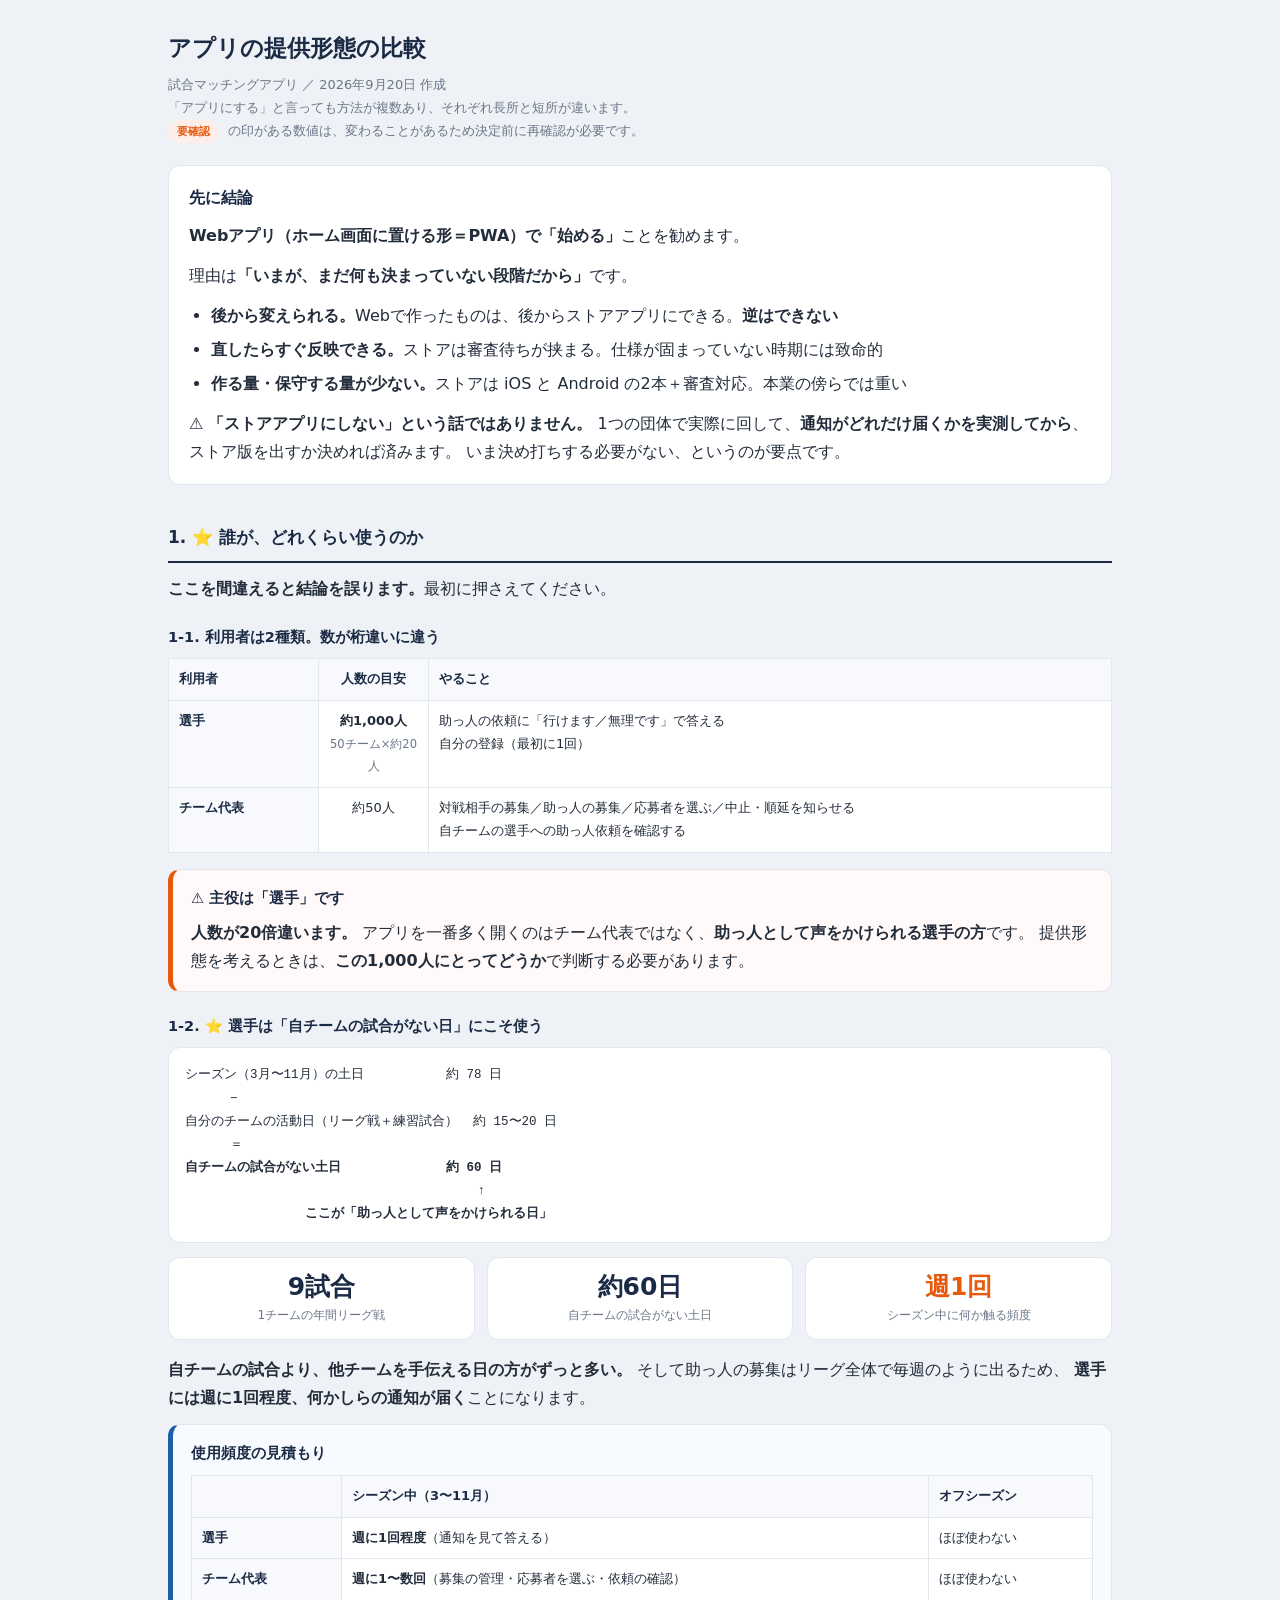
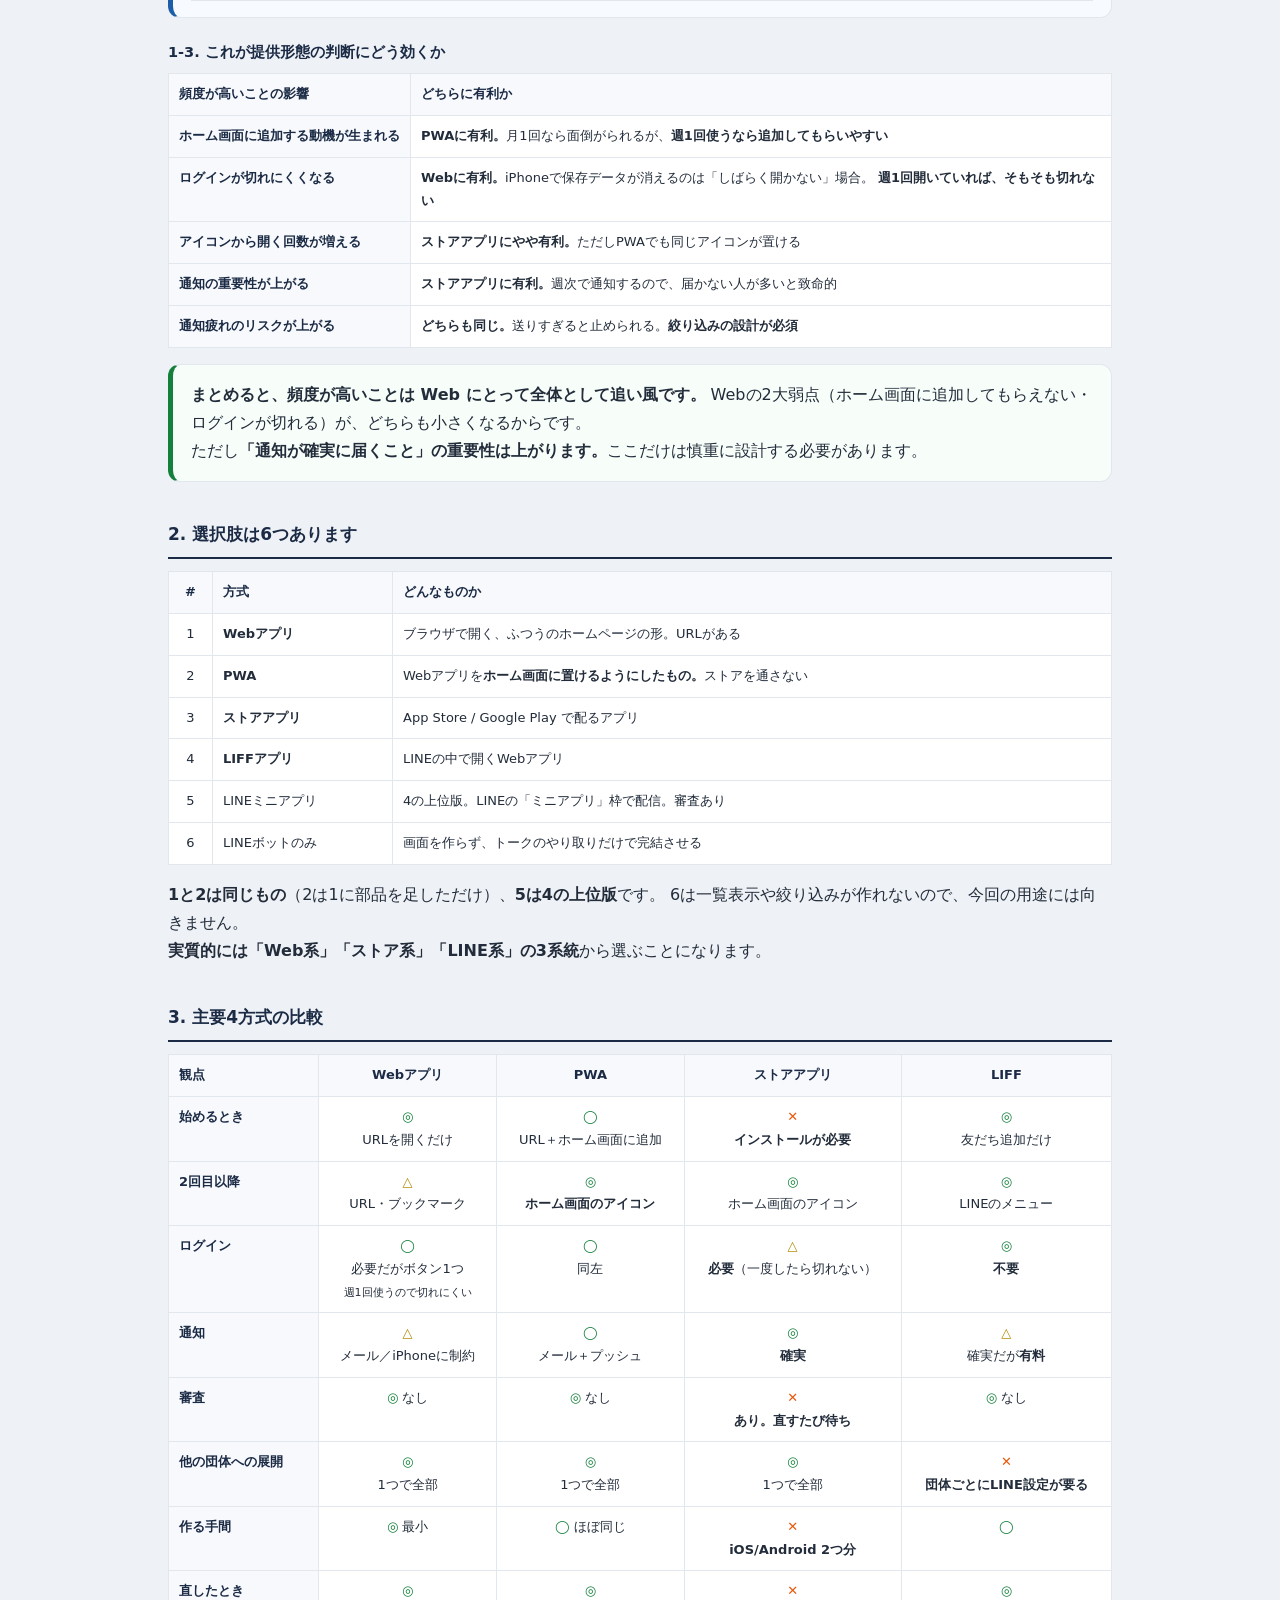
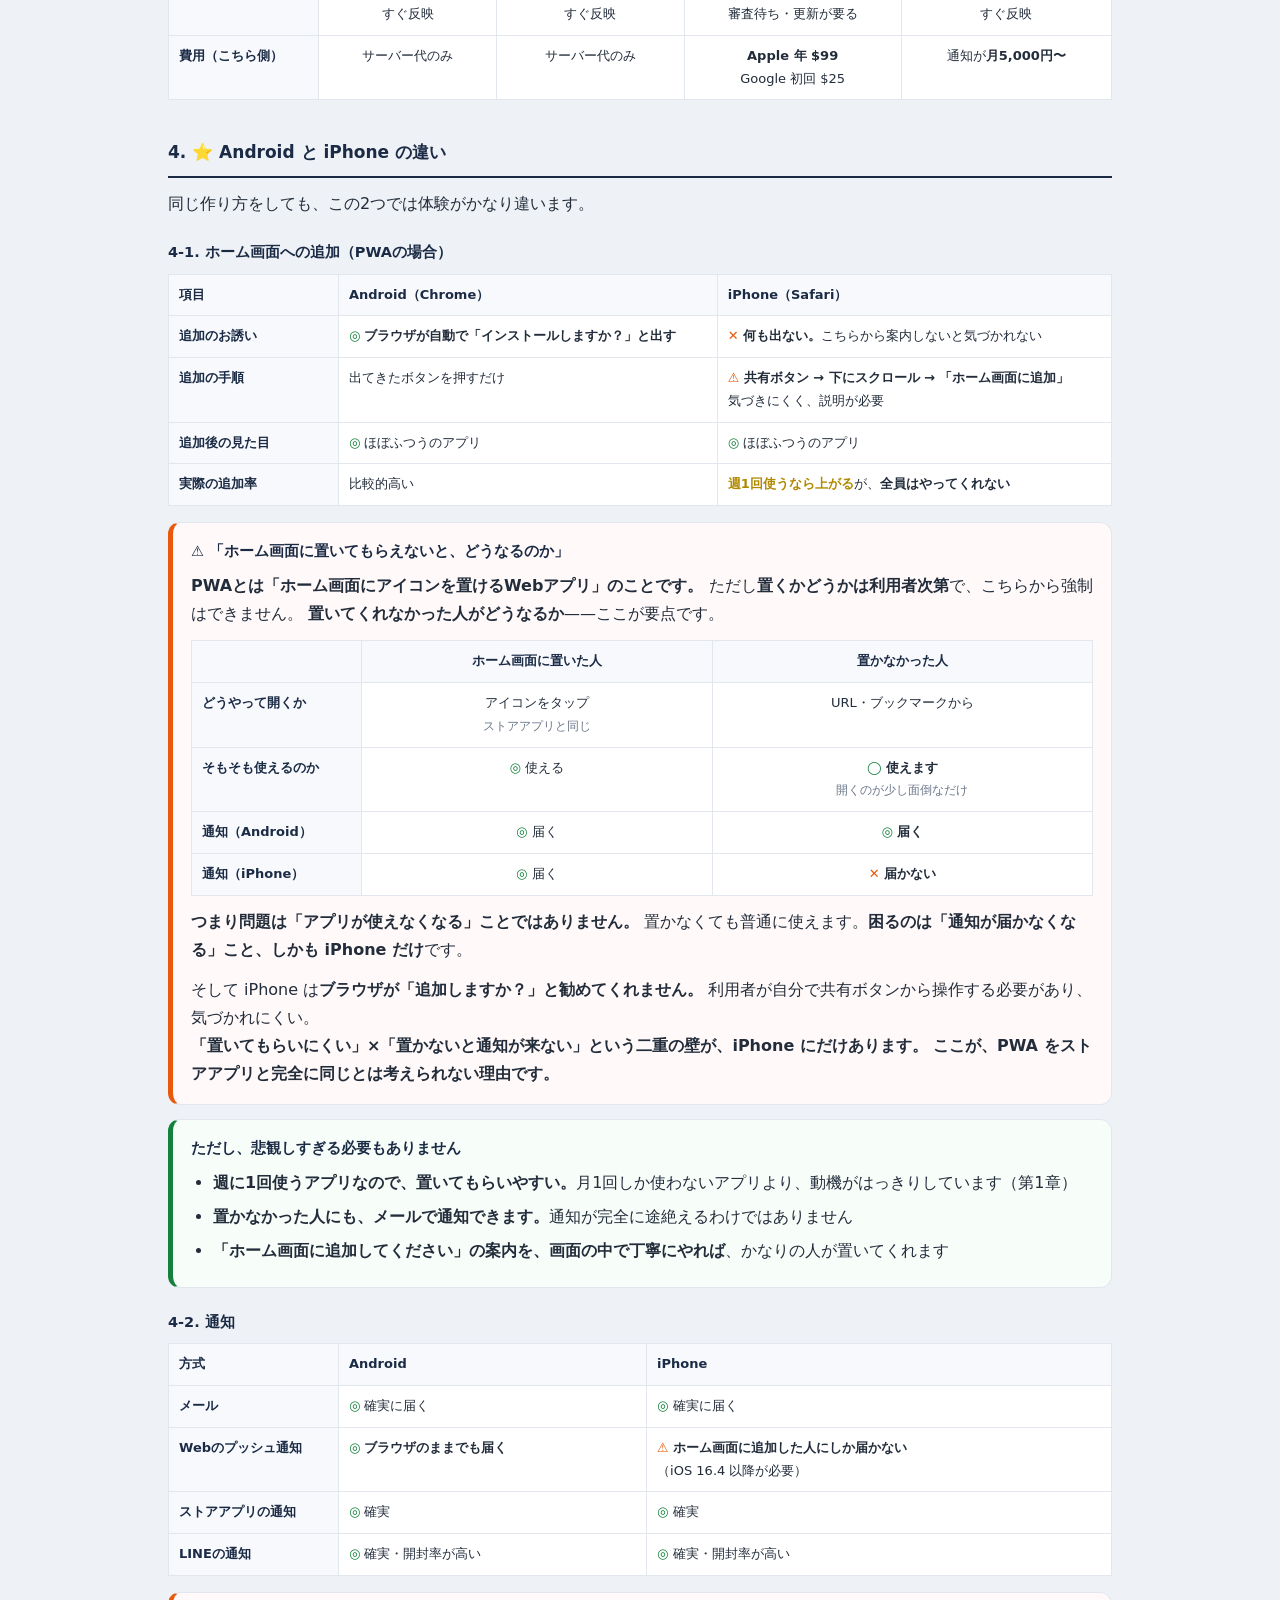
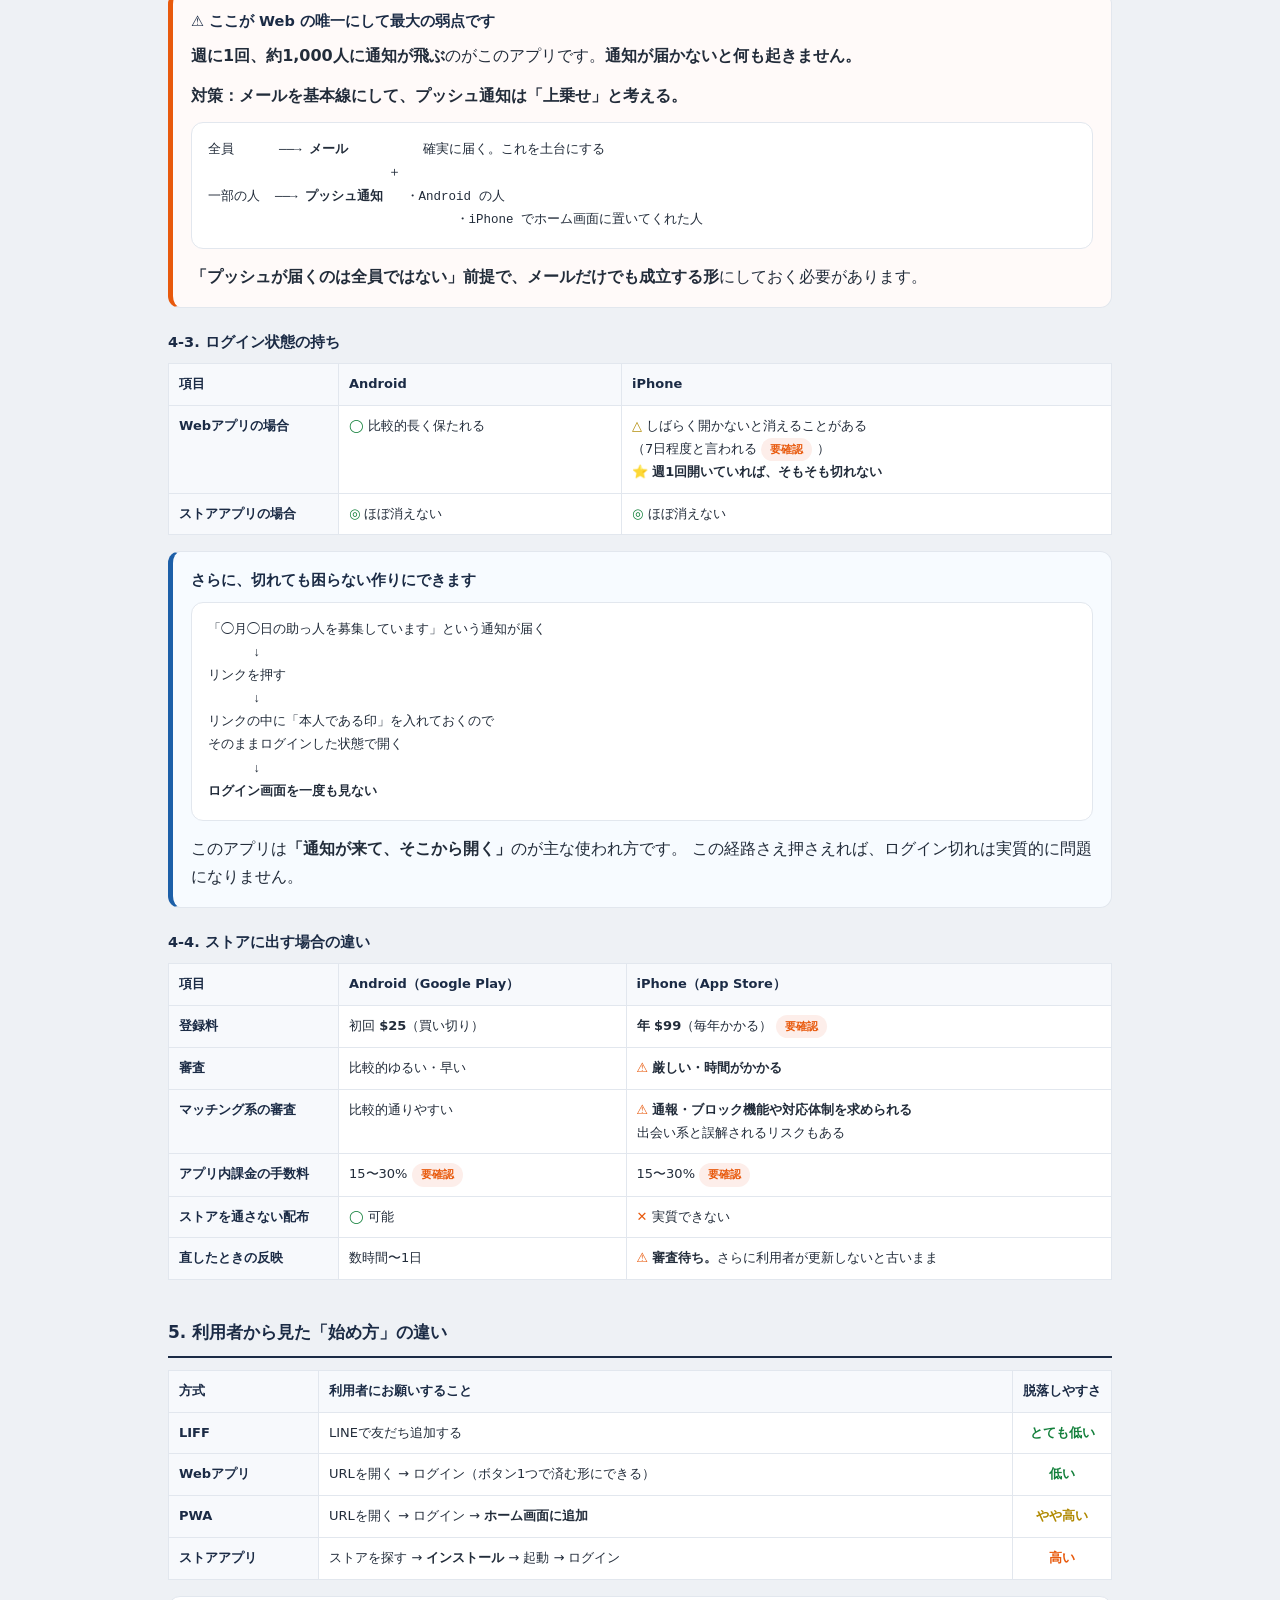
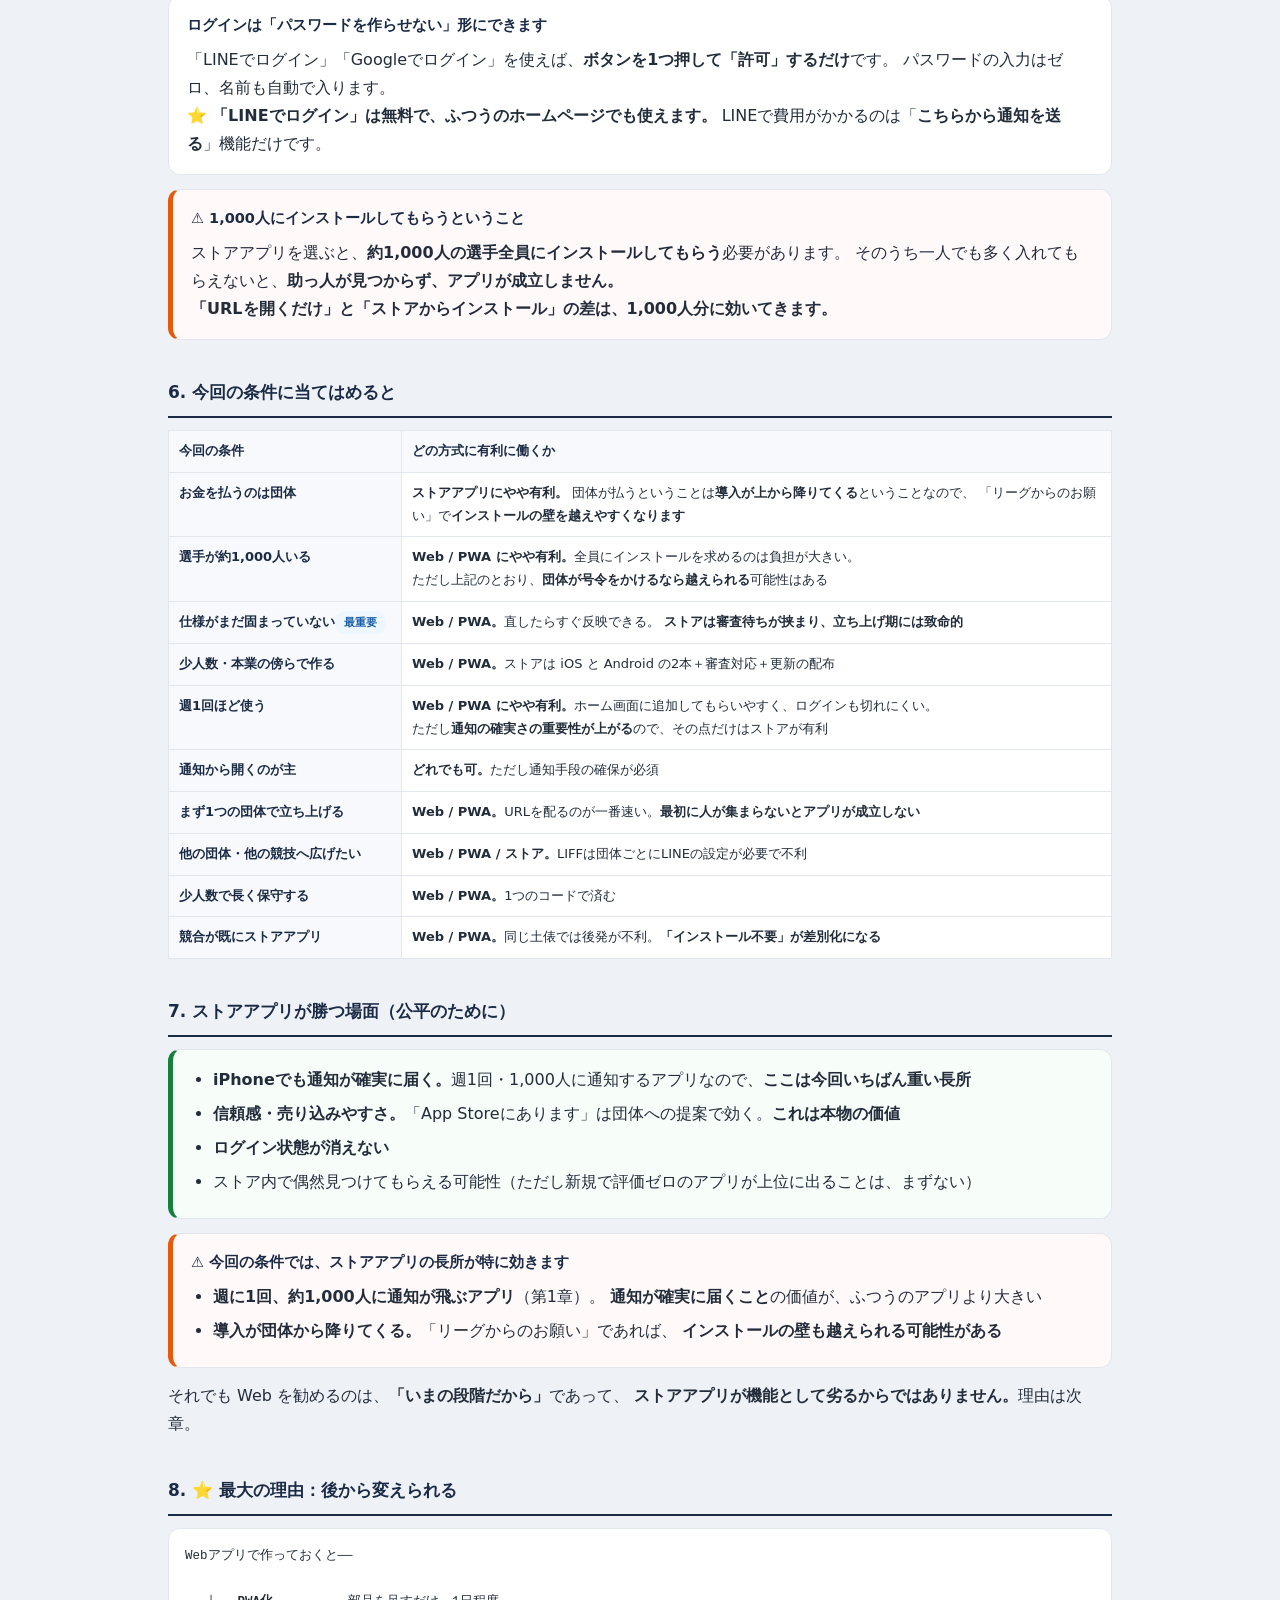
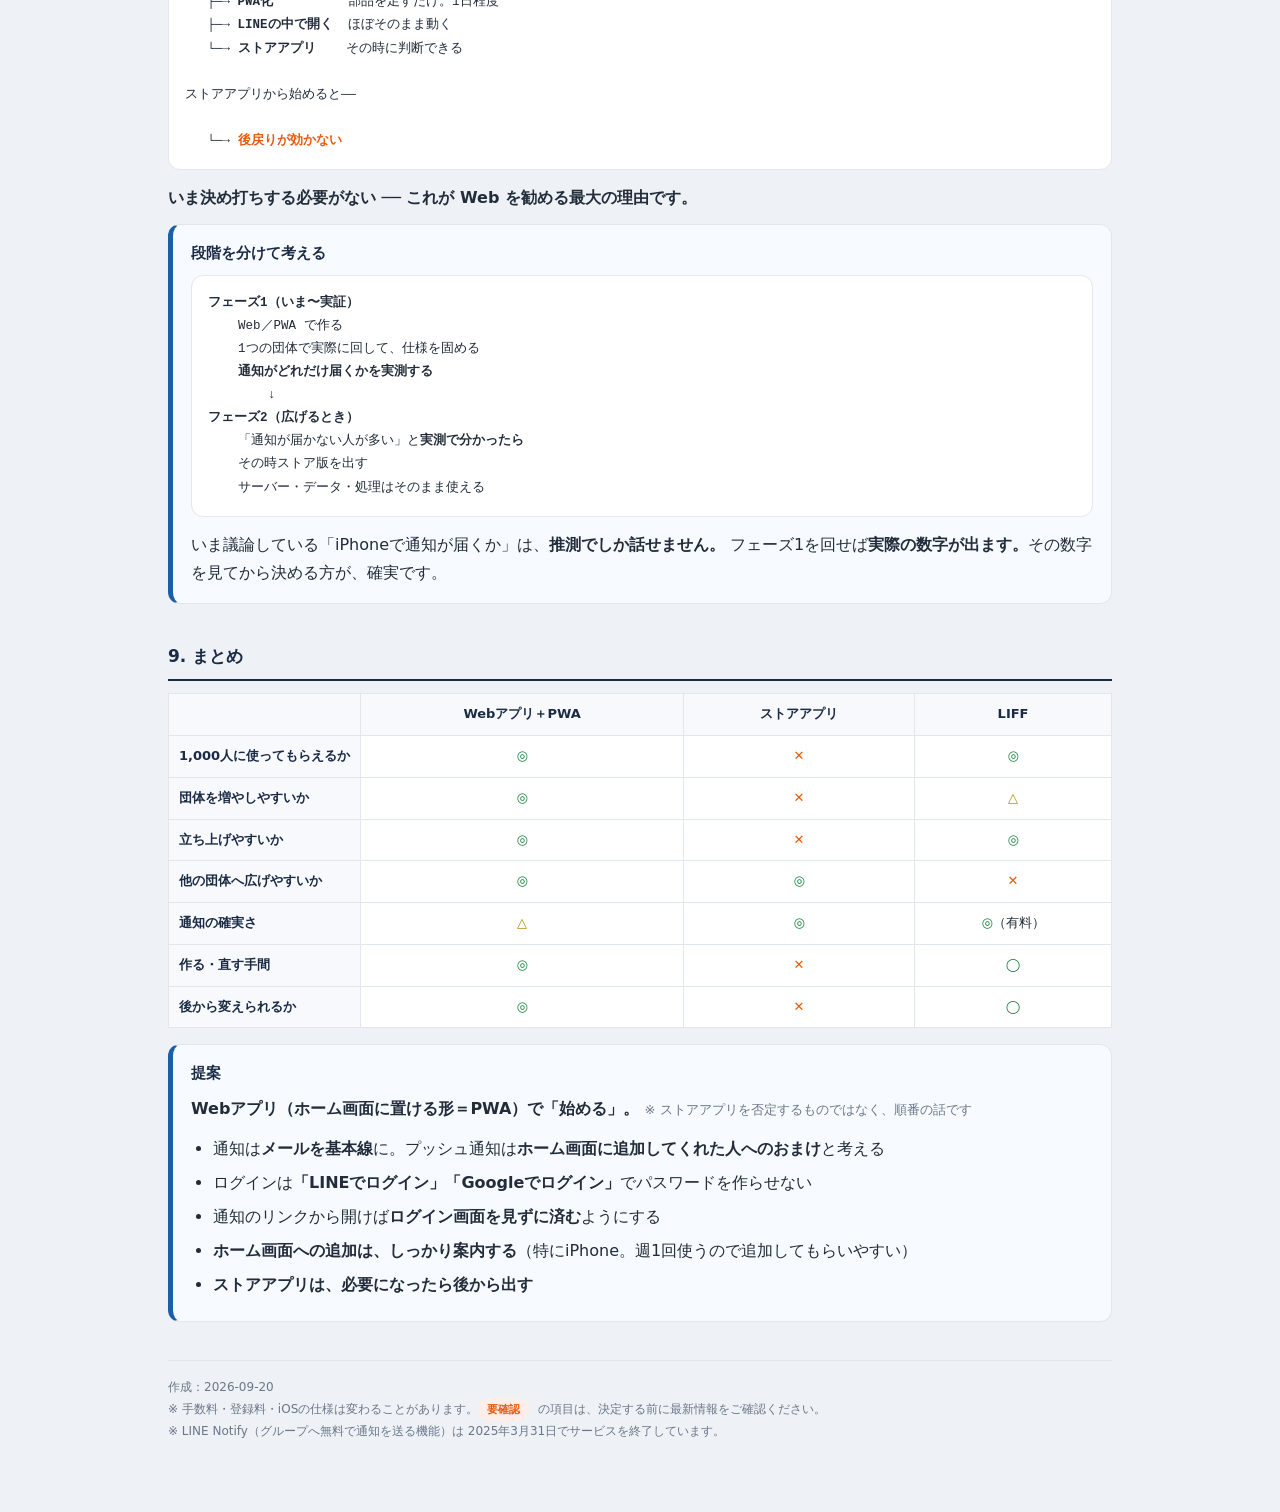
<file: compare.html>
<!DOCTYPE html>
<html lang="ja">
<head>
<meta charset="utf-8">
<meta name="viewport" content="width=device-width,initial-scale=1">
<title>アプリの提供形態の比較 ｜ 試合マッチングアプリ</title>
<style>
:root{
  --navy:#1b2b45; --ink:#222c3a; --sub:#6b7789; --bg:#eef1f5;
  --edge:#e2e7ee; --soft:#f7f9fc; --hot:#e8590c; --ok:#14803c; --blue:#1c5fa8;
}
*{box-sizing:border-box}
body{
  margin:0;background:var(--bg);color:var(--ink);line-height:1.75;
  font-family:system-ui,-apple-system,"Hiragino Kaku Gothic ProN","Yu Gothic",Meiryo,sans-serif;
}
.page{max-width:980px;margin:0 auto;padding:28px 18px 70px}

h1{font-size:23px;margin:0 0 6px;color:var(--navy)}
.meta{font-size:13px;color:var(--sub);margin:0 0 22px}

h2{font-size:17px;margin:38px 0 12px;padding:0 0 8px;color:var(--navy);border-bottom:2px solid var(--navy)}
h3{font-size:14.5px;margin:22px 0 8px;color:var(--navy)}

p{margin:0 0 12px}
ul{margin:0 0 12px;padding-left:22px}
li{margin:0 0 6px}

table{width:100%;border-collapse:collapse;margin:0 0 16px;background:#fff;font-size:13px}
th,td{border:1px solid var(--edge);padding:9px 10px;text-align:left;vertical-align:top}
th{background:var(--soft);font-weight:700;color:var(--navy)}
thead th{white-space:nowrap}
td.c,th.c{text-align:center}
tbody th{white-space:nowrap;width:150px}

.o{color:var(--ok);font-weight:700}
.x{color:var(--hot);font-weight:700}
.t{color:#b08900;font-weight:700}

.card{background:#fff;border:1px solid var(--edge);border-radius:12px;padding:16px 18px;margin:0 0 14px}
.card.hot{border-left:5px solid var(--hot);background:#fffaf9}
.card.ok{border-left:5px solid var(--ok);background:#f7fdf9}
.card.blue{border-left:5px solid var(--blue);background:#f7fbff}
.card h3{margin-top:0}

.lead{background:#fff;border:1px solid var(--edge);border-radius:12px;padding:18px 20px;margin:0 0 16px}
.lead .big{font-size:16px;font-weight:700;color:var(--navy);margin-bottom:10px}

.pill{display:inline-block;font-size:11px;font-weight:700;border-radius:999px;padding:2px 9px;margin-right:5px}
.p-chk{background:#fdeeea;color:var(--hot)}
.p-new{background:#eef6ff;color:var(--blue)}

.flow{
  background:#fff;border:1px solid var(--edge);border-radius:12px;padding:16px;margin:0 0 14px;
  font-family:ui-monospace,Consolas,"Courier New",monospace;font-size:12.5px;line-height:1.85;
  white-space:pre;overflow-x:auto
}
.numrow{display:flex;gap:12px;flex-wrap:wrap;margin-bottom:16px}
.numrow>div{flex:1;min-width:140px;background:#fff;border:1px solid var(--edge);border-radius:12px;padding:14px;text-align:center}
.numrow .n{font-size:25px;font-weight:700;color:var(--navy);line-height:1.2}
.numrow .cap{font-size:11.5px;color:var(--sub);margin-top:3px}

.foot{margin-top:38px;padding-top:16px;border-top:1px solid var(--edge);font-size:12px;color:var(--sub)}

@media print{
  body{background:#fff}
  .page{max-width:none;padding:0}
  table,.card,.lead,.flow,.numrow>div{break-inside:avoid}
  h2{break-after:avoid}
}
</style>
</head>
<body>
<div class="page">

  <h1>アプリの提供形態の比較</h1>
  <p class="meta">
    試合マッチングアプリ ／ 2026年9月20日 作成<br>
    「アプリにする」と言っても方法が複数あり、それぞれ長所と短所が違います。<br>
    <span class="pill p-chk">要確認</span> の印がある数値は、変わることがあるため決定前に再確認が必要です。
  </p>

  <div class="lead">
    <div class="big">先に結論</div>
    <p><b>Webアプリ（ホーム画面に置ける形＝PWA）で「始める」</b>ことを勧めます。</p>
    <p>理由は<b>「いまが、まだ何も決まっていない段階だから」</b>です。</p>
    <ul>
      <li><b>後から変えられる。</b>Webで作ったものは、後からストアアプリにできる。<b>逆はできない</b></li>
      <li><b>直したらすぐ反映できる。</b>ストアは審査待ちが挟まる。仕様が固まっていない時期には致命的</li>
      <li><b>作る量・保守する量が少ない。</b>ストアは iOS と Android の2本＋審査対応。本業の傍らでは重い</li>
    </ul>
    <p style="margin-bottom:0">⚠️ <b>「ストアアプリにしない」という話ではありません。</b>
    1つの団体で実際に回して、<b>通知がどれだけ届くかを実測してから</b>、ストア版を出すか決めれば済みます。
    いま決め打ちする必要がない、というのが要点です。</p>
  </div>


  <h2>1. ⭐ 誰が、どれくらい使うのか</h2>

  <p><b>ここを間違えると結論を誤ります。</b>最初に押さえてください。</p>

  <h3>1-1. 利用者は2種類。数が桁違いに違う</h3>

  <table>
    <thead>
      <tr><th style="width:130px">利用者</th><th class="c" style="width:110px">人数の目安</th><th>やること</th></tr>
    </thead>
    <tbody>
      <tr><th><b>選手</b></th>
        <td class="c"><b>約1,000人</b><br><span style="font-size:11.5px;color:var(--sub)">50チーム×約20人</span></td>
        <td>助っ人の依頼に「行けます／無理です」で答える<br>自分の登録（最初に1回）</td></tr>
      <tr><th><b>チーム代表</b></th>
        <td class="c">約50人</td>
        <td>対戦相手の募集／助っ人の募集／応募者を選ぶ／中止・順延を知らせる<br>自チームの選手への助っ人依頼を確認する</td></tr>
    </tbody>
  </table>

  <div class="card hot">
    <h3>⚠️ 主役は「選手」です</h3>
    <p style="margin-bottom:0"><b>人数が20倍違います。</b>
    アプリを一番多く開くのはチーム代表ではなく、<b>助っ人として声をかけられる選手の方</b>です。
    提供形態を考えるときは、<b>この1,000人にとってどうか</b>で判断する必要があります。</p>
  </div>

  <h3>1-2. ⭐ 選手は「自チームの試合がない日」にこそ使う</h3>

  <div class="flow">シーズン（3月〜11月）の土日           約 78 日
      −
自分のチームの活動日（リーグ戦＋練習試合）  約 15〜20 日
      ＝
<b>自チームの試合がない土日              約 60 日</b>
                                       ↑
                <b>ここが「助っ人として声をかけられる日」</b></div>

  <div class="numrow">
    <div><div class="n">9試合</div><div class="cap">1チームの年間リーグ戦</div></div>
    <div><div class="n">約60日</div><div class="cap">自チームの試合がない土日</div></div>
    <div><div class="n" style="color:var(--hot)">週1回</div><div class="cap">シーズン中に何か触る頻度</div></div>
  </div>

  <p><b>自チームの試合より、他チームを手伝える日の方がずっと多い。</b>
  そして助っ人の募集はリーグ全体で毎週のように出るため、
  <b>選手には週に1回程度、何かしらの通知が届く</b>ことになります。</p>

  <div class="card blue">
    <h3>使用頻度の見積もり</h3>
    <table style="margin-bottom:0">
      <thead><tr><th style="width:130px"></th><th>シーズン中（3〜11月）</th><th>オフシーズン</th></tr></thead>
      <tbody>
        <tr><th>選手</th><td><b>週に1回程度</b>（通知を見て答える）</td><td>ほぼ使わない</td></tr>
        <tr><th>チーム代表</th><td><b>週に1〜数回</b>（募集の管理・応募者を選ぶ・依頼の確認）</td><td>ほぼ使わない</td></tr>
      </tbody>
    </table>
  </div>

  <h3>1-3. これが提供形態の判断にどう効くか</h3>

  <table>
    <thead><tr><th style="width:200px">頻度が高いことの影響</th><th>どちらに有利か</th></tr></thead>
    <tbody>
      <tr><th>ホーム画面に追加する動機が生まれる</th>
        <td><b>PWAに有利。</b>月1回なら面倒がられるが、<b>週1回使うなら追加してもらいやすい</b></td></tr>
      <tr><th>ログインが切れにくくなる</th>
        <td><b>Webに有利。</b>iPhoneで保存データが消えるのは「しばらく開かない」場合。
            <b>週1回開いていれば、そもそも切れない</b></td></tr>
      <tr><th>アイコンから開く回数が増える</th>
        <td><b>ストアアプリにやや有利。</b>ただしPWAでも同じアイコンが置ける</td></tr>
      <tr><th>通知の重要性が上がる</th>
        <td><b>ストアアプリに有利。</b>週次で通知するので、届かない人が多いと致命的</td></tr>
      <tr><th>通知疲れのリスクが上がる</th>
        <td><b>どちらも同じ。</b>送りすぎると止められる。<b>絞り込みの設計が必須</b></td></tr>
    </tbody>
  </table>

  <div class="card ok">
    <p style="margin-bottom:0"><b>まとめると、頻度が高いことは Web にとって全体として追い風です。</b>
    Webの2大弱点（ホーム画面に追加してもらえない・ログインが切れる）が、どちらも小さくなるからです。<br>
    ただし<b>「通知が確実に届くこと」の重要性は上がります。</b>ここだけは慎重に設計する必要があります。</p>
  </div>


  <h2>2. 選択肢は6つあります</h2>

  <table>
    <thead>
      <tr><th style="width:44px" class="c">#</th><th style="width:180px">方式</th><th>どんなものか</th></tr>
    </thead>
    <tbody>
      <tr><td class="c">1</td><td><b>Webアプリ</b></td><td>ブラウザで開く、ふつうのホームページの形。URLがある</td></tr>
      <tr><td class="c">2</td><td><b>PWA</b></td><td>Webアプリを<b>ホーム画面に置けるようにしたもの。</b>ストアを通さない</td></tr>
      <tr><td class="c">3</td><td><b>ストアアプリ</b></td><td>App Store / Google Play で配るアプリ</td></tr>
      <tr><td class="c">4</td><td><b>LIFFアプリ</b></td><td>LINEの中で開くWebアプリ</td></tr>
      <tr><td class="c">5</td><td>LINEミニアプリ</td><td>4の上位版。LINEの「ミニアプリ」枠で配信。審査あり</td></tr>
      <tr><td class="c">6</td><td>LINEボットのみ</td><td>画面を作らず、トークのやり取りだけで完結させる</td></tr>
    </tbody>
  </table>

  <p><b>1と2は同じもの</b>（2は1に部品を足しただけ）、<b>5は4の上位版</b>です。
  6は一覧表示や絞り込みが作れないので、今回の用途には向きません。<br>
  <b>実質的には「Web系」「ストア系」「LINE系」の3系統</b>から選ぶことになります。</p>


  <h2>3. 主要4方式の比較</h2>

  <table>
    <thead>
      <tr>
        <th style="width:150px">観点</th>
        <th class="c">Webアプリ</th>
        <th class="c">PWA</th>
        <th class="c">ストアアプリ</th>
        <th class="c">LIFF</th>
      </tr>
    </thead>
    <tbody>
      <tr><th>始めるとき</th>
        <td class="c"><span class="o">◎</span><br>URLを開くだけ</td>
        <td class="c"><span class="o">◯</span><br>URL＋ホーム画面に追加</td>
        <td class="c"><span class="x">✕</span><br><b>インストールが必要</b></td>
        <td class="c"><span class="o">◎</span><br>友だち追加だけ</td></tr>

      <tr><th>2回目以降</th>
        <td class="c"><span class="t">△</span><br>URL・ブックマーク</td>
        <td class="c"><span class="o">◎</span><br><b>ホーム画面のアイコン</b></td>
        <td class="c"><span class="o">◎</span><br>ホーム画面のアイコン</td>
        <td class="c"><span class="o">◎</span><br>LINEのメニュー</td></tr>

      <tr><th>ログイン</th>
        <td class="c"><span class="o">◯</span><br>必要だがボタン1つ<br><span style="font-size:11px">週1回使うので切れにくい</span></td>
        <td class="c"><span class="o">◯</span><br>同左</td>
        <td class="c"><span class="t">△</span><br><b>必要</b>（一度したら切れない）</td>
        <td class="c"><span class="o">◎</span><br><b>不要</b></td></tr>

      <tr><th>通知</th>
        <td class="c"><span class="t">△</span><br>メール／iPhoneに制約</td>
        <td class="c"><span class="o">◯</span><br>メール＋プッシュ</td>
        <td class="c"><span class="o">◎</span><br><b>確実</b></td>
        <td class="c"><span class="t">△</span><br>確実だが<b>有料</b></td></tr>

      <tr><th>審査</th>
        <td class="c"><span class="o">◎</span> なし</td>
        <td class="c"><span class="o">◎</span> なし</td>
        <td class="c"><span class="x">✕</span><br><b>あり。直すたび待ち</b></td>
        <td class="c"><span class="o">◎</span> なし</td></tr>

      <tr><th>他の団体への展開</th>
        <td class="c"><span class="o">◎</span><br>1つで全部</td>
        <td class="c"><span class="o">◎</span><br>1つで全部</td>
        <td class="c"><span class="o">◎</span><br>1つで全部</td>
        <td class="c"><span class="x">✕</span><br><b>団体ごとにLINE設定が要る</b></td></tr>

      <tr><th>作る手間</th>
        <td class="c"><span class="o">◎</span> 最小</td>
        <td class="c"><span class="o">◯</span> ほぼ同じ</td>
        <td class="c"><span class="x">✕</span><br><b>iOS/Android 2つ分</b></td>
        <td class="c"><span class="o">◯</span></td></tr>

      <tr><th>直したとき</th>
        <td class="c"><span class="o">◎</span><br>すぐ反映</td>
        <td class="c"><span class="o">◎</span><br>すぐ反映</td>
        <td class="c"><span class="x">✕</span><br>審査待ち・更新が要る</td>
        <td class="c"><span class="o">◎</span><br>すぐ反映</td></tr>

      <tr><th>費用（こちら側）</th>
        <td class="c">サーバー代のみ</td>
        <td class="c">サーバー代のみ</td>
        <td class="c"><b>Apple 年 $99</b><br>Google 初回 $25</td>
        <td class="c">通知が<b>月5,000円〜</b></td></tr>
    </tbody>
  </table>


  <h2>4. ⭐ Android と iPhone の違い</h2>

  <p>同じ作り方をしても、この2つでは体験がかなり違います。</p>

  <h3>4-1. ホーム画面への追加（PWAの場合）</h3>

  <table>
    <thead>
      <tr><th style="width:170px">項目</th><th>Android（Chrome）</th><th>iPhone（Safari）</th></tr>
    </thead>
    <tbody>
      <tr><th>追加のお誘い</th>
        <td><span class="o">◎</span> <b>ブラウザが自動で「インストールしますか？」と出す</b></td>
        <td><span class="x">✕</span> <b>何も出ない。</b>こちらから案内しないと気づかれない</td></tr>
      <tr><th>追加の手順</th>
        <td>出てきたボタンを押すだけ</td>
        <td><span class="x">⚠️</span> <b>共有ボタン → 下にスクロール → 「ホーム画面に追加」</b><br>気づきにくく、説明が必要</td></tr>
      <tr><th>追加後の見た目</th>
        <td><span class="o">◎</span> ほぼふつうのアプリ</td>
        <td><span class="o">◎</span> ほぼふつうのアプリ</td></tr>
      <tr><th>実際の追加率</th>
        <td>比較的高い</td>
        <td><span class="t">週1回使うなら上がる</span>が、<b>全員はやってくれない</b></td></tr>
    </tbody>
  </table>

  <div class="card hot">
    <h3>⚠️ 「ホーム画面に置いてもらえないと、どうなるのか」</h3>

    <p><b>PWAとは「ホーム画面にアイコンを置けるWebアプリ」のことです。</b>
    ただし<b>置くかどうかは利用者次第</b>で、こちらから強制はできません。
    <b>置いてくれなかった人がどうなるか</b>——ここが要点です。</p>

    <table style="margin-bottom:12px">
      <thead>
        <tr><th style="width:170px"></th>
            <th class="c">ホーム画面に置いた人</th>
            <th class="c">置かなかった人</th></tr>
      </thead>
      <tbody>
        <tr><th>どうやって開くか</th>
          <td class="c">アイコンをタップ<br><span style="font-size:11.5px;color:var(--sub)">ストアアプリと同じ</span></td>
          <td class="c">URL・ブックマークから</td></tr>
        <tr><th><b>そもそも使えるのか</b></th>
          <td class="c"><span class="o">◎</span> 使える</td>
          <td class="c"><span class="o">◯</span> <b>使えます</b><br><span style="font-size:11.5px;color:var(--sub)">開くのが少し面倒なだけ</span></td></tr>
        <tr><th>通知（Android）</th>
          <td class="c"><span class="o">◎</span> 届く</td>
          <td class="c"><span class="o">◎</span> <b>届く</b></td></tr>
        <tr><th>通知（iPhone）</th>
          <td class="c"><span class="o">◎</span> 届く</td>
          <td class="c"><span class="x">✕</span> <b>届かない</b></td></tr>
      </tbody>
    </table>

    <p><b>つまり問題は「アプリが使えなくなる」ことではありません。</b>
    置かなくても普通に使えます。<b>困るのは「通知が届かなくなる」こと、しかも iPhone だけ</b>です。</p>

    <p style="margin-bottom:0">そして iPhone は<b>ブラウザが「追加しますか？」と勧めてくれません。</b>
    利用者が自分で共有ボタンから操作する必要があり、気づかれにくい。<br>
    <b>「置いてもらいにくい」×「置かないと通知が来ない」という二重の壁が、iPhone にだけあります。</b>
    <b>ここが、PWA をストアアプリと完全に同じとは考えられない理由です。</b></p>
  </div>

  <div class="card ok">
    <h3>ただし、悲観しすぎる必要もありません</h3>
    <ul style="margin-bottom:0">
      <li><b>週に1回使うアプリなので、置いてもらいやすい。</b>月1回しか使わないアプリより、動機がはっきりしています（第1章）</li>
      <li><b>置かなかった人にも、メールで通知できます。</b>通知が完全に途絶えるわけではありません</li>
      <li><b>「ホーム画面に追加してください」の案内を、画面の中で丁寧にやれば</b>、かなりの人が置いてくれます</li>
    </ul>
  </div>

  <h3>4-2. 通知</h3>

  <table>
    <thead>
      <tr><th style="width:170px">方式</th><th>Android</th><th>iPhone</th></tr>
    </thead>
    <tbody>
      <tr><th>メール</th>
        <td><span class="o">◎</span> 確実に届く</td>
        <td><span class="o">◎</span> 確実に届く</td></tr>
      <tr><th>Webのプッシュ通知</th>
        <td><span class="o">◎</span> <b>ブラウザのままでも届く</b></td>
        <td><span class="x">⚠️</span> <b>ホーム画面に追加した人にしか届かない</b><br>（iOS 16.4 以降が必要）</td></tr>
      <tr><th>ストアアプリの通知</th>
        <td><span class="o">◎</span> 確実</td>
        <td><span class="o">◎</span> 確実</td></tr>
      <tr><th>LINEの通知</th>
        <td><span class="o">◎</span> 確実・開封率が高い</td>
        <td><span class="o">◎</span> 確実・開封率が高い</td></tr>
    </tbody>
  </table>

  <div class="card hot">
    <h3>⚠️ ここが Web の唯一にして最大の弱点です</h3>
    <p><b>週に1回、約1,000人に通知が飛ぶ</b>のがこのアプリです。<b>通知が届かないと何も起きません。</b></p>
    <p><b>対策：メールを基本線にして、プッシュ通知は「上乗せ」と考える。</b></p>
    <div class="flow">全員      ──→ <b>メール</b>          確実に届く。これを土台にする
                        ＋
一部の人  ──→ <b>プッシュ通知</b>   ・Android の人
                                 ・iPhone でホーム画面に置いてくれた人</div>
    <p style="margin-bottom:0"><b>「プッシュが届くのは全員ではない」前提で、メールだけでも成立する形</b>にしておく必要があります。</p>
  </div>

  <h3>4-3. ログイン状態の持ち</h3>

  <table>
    <thead>
      <tr><th style="width:170px">項目</th><th>Android</th><th>iPhone</th></tr>
    </thead>
    <tbody>
      <tr><th>Webアプリの場合</th>
        <td><span class="o">◯</span> 比較的長く保たれる</td>
        <td><span class="t">△</span> しばらく開かないと消えることがある<br>
            （7日程度と言われる <span class="pill p-chk">要確認</span>）<br>
            ⭐ <b>週1回開いていれば、そもそも切れない</b></td></tr>
      <tr><th>ストアアプリの場合</th>
        <td><span class="o">◎</span> ほぼ消えない</td>
        <td><span class="o">◎</span> ほぼ消えない</td></tr>
    </tbody>
  </table>

  <div class="card blue">
    <h3>さらに、切れても困らない作りにできます</h3>
    <div class="flow">「◯月◯日の助っ人を募集しています」という通知が届く
      ↓
リンクを押す
      ↓
リンクの中に「本人である印」を入れておくので
そのままログインした状態で開く
      ↓
<b>ログイン画面を一度も見ない</b></div>
    <p style="margin-bottom:0">このアプリは<b>「通知が来て、そこから開く」</b>のが主な使われ方です。
    この経路さえ押さえれば、ログイン切れは実質的に問題になりません。</p>
  </div>

  <h3>4-4. ストアに出す場合の違い</h3>

  <table>
    <thead>
      <tr><th style="width:170px">項目</th><th>Android（Google Play）</th><th>iPhone（App Store）</th></tr>
    </thead>
    <tbody>
      <tr><th>登録料</th>
        <td>初回 <b>$25</b>（買い切り）</td>
        <td><b>年 $99</b>（毎年かかる） <span class="pill p-chk">要確認</span></td></tr>
      <tr><th>審査</th>
        <td>比較的ゆるい・早い</td>
        <td><span class="x">⚠️</span> <b>厳しい・時間がかかる</b></td></tr>
      <tr><th>マッチング系の審査</th>
        <td>比較的通りやすい</td>
        <td><span class="x">⚠️</span> <b>通報・ブロック機能や対応体制を求められる</b><br>出会い系と誤解されるリスクもある</td></tr>
      <tr><th>アプリ内課金の手数料</th>
        <td>15〜30% <span class="pill p-chk">要確認</span></td>
        <td>15〜30% <span class="pill p-chk">要確認</span></td></tr>
      <tr><th>ストアを通さない配布</th>
        <td><span class="o">◯</span> 可能</td>
        <td><span class="x">✕</span> 実質できない</td></tr>
      <tr><th>直したときの反映</th>
        <td>数時間〜1日</td>
        <td><span class="x">⚠️</span> <b>審査待ち。</b>さらに利用者が更新しないと古いまま</td></tr>
    </tbody>
  </table>


  <h2>5. 利用者から見た「始め方」の違い</h2>

  <table>
    <thead>
      <tr><th style="width:130px">方式</th><th>利用者にお願いすること</th><th class="c" style="width:90px">脱落しやすさ</th></tr>
    </thead>
    <tbody>
      <tr><th>LIFF</th>
        <td>LINEで友だち追加する</td>
        <td class="c"><span class="o">とても低い</span></td></tr>
      <tr><th>Webアプリ</th>
        <td>URLを開く → ログイン（ボタン1つで済む形にできる）</td>
        <td class="c"><span class="o">低い</span></td></tr>
      <tr><th>PWA</th>
        <td>URLを開く → ログイン → <b>ホーム画面に追加</b></td>
        <td class="c"><span class="t">やや高い</span></td></tr>
      <tr><th>ストアアプリ</th>
        <td>ストアを探す → <b>インストール</b> → 起動 → ログイン</td>
        <td class="c"><span class="x">高い</span></td></tr>
    </tbody>
  </table>

  <div class="card">
    <h3>ログインは「パスワードを作らせない」形にできます</h3>
    <p style="margin-bottom:0">「LINEでログイン」「Googleでログイン」を使えば、<b>ボタンを1つ押して「許可」するだけ</b>です。
    パスワードの入力はゼロ、名前も自動で入ります。<br>
    ⭐ <b>「LINEでログイン」は無料で、ふつうのホームページでも使えます。</b>
    LINEで費用がかかるのは「<b>こちらから通知を送る</b>」機能だけです。</p>
  </div>

  <div class="card hot">
    <h3>⚠️ 1,000人にインストールしてもらうということ</h3>
    <p style="margin-bottom:0">ストアアプリを選ぶと、<b>約1,000人の選手全員にインストールしてもらう</b>必要があります。
    そのうち一人でも多く入れてもらえないと、<b>助っ人が見つからず、アプリが成立しません。</b><br>
    <b>「URLを開くだけ」と「ストアからインストール」の差は、1,000人分に効いてきます。</b></p>
  </div>


  <h2>6. 今回の条件に当てはめると</h2>

  <table>
    <thead>
      <tr><th style="width:230px">今回の条件</th><th>どの方式に有利に働くか</th></tr>
    </thead>
    <tbody>
      <tr><th><b>お金を払うのは団体</b></th>
        <td><b>ストアアプリにやや有利。</b>
            団体が払うということは<b>導入が上から降りてくる</b>ということなので、
            「リーグからのお願い」で<b>インストールの壁を越えやすくなります</b></td></tr>
      <tr><th><b>選手が約1,000人いる</b></th>
        <td><b>Web / PWA にやや有利。</b>全員にインストールを求めるのは負担が大きい。<br>
            ただし上記のとおり、<b>団体が号令をかけるなら越えられる</b>可能性はある</td></tr>
      <tr><th><b>仕様がまだ固まっていない</b><span class="pill p-new">最重要</span></th>
        <td><b>Web / PWA。</b>直したらすぐ反映できる。
            <b>ストアは審査待ちが挟まり、立ち上げ期には致命的</b></td></tr>
      <tr><th><b>少人数・本業の傍らで作る</b></th>
        <td><b>Web / PWA。</b>ストアは iOS と Android の2本＋審査対応＋更新の配布</td></tr>
      <tr><th><b>週1回ほど使う</b></th>
        <td><b>Web / PWA にやや有利。</b>ホーム画面に追加してもらいやすく、ログインも切れにくい。<br>
            ただし<b>通知の確実さの重要性が上がる</b>ので、その点だけはストアが有利</td></tr>
      <tr><th>通知から開くのが主</th>
        <td><b>どれでも可。</b>ただし通知手段の確保が必須</td></tr>
      <tr><th>まず1つの団体で立ち上げる</th>
        <td><b>Web / PWA。</b>URLを配るのが一番速い。<b>最初に人が集まらないとアプリが成立しない</b></td></tr>
      <tr><th>他の団体・他の競技へ広げたい</th>
        <td><b>Web / PWA / ストア。</b>LIFFは団体ごとにLINEの設定が必要で不利</td></tr>
      <tr><th>少人数で長く保守する</th>
        <td><b>Web / PWA。</b>1つのコードで済む</td></tr>
      <tr><th>競合が既にストアアプリ</th>
        <td><b>Web / PWA。</b>同じ土俵では後発が不利。<b>「インストール不要」が差別化になる</b></td></tr>
    </tbody>
  </table>


  <h2>7. ストアアプリが勝つ場面（公平のために）</h2>

  <div class="card ok">
    <ul style="margin-bottom:0">
      <li><b>iPhoneでも通知が確実に届く。</b>週1回・1,000人に通知するアプリなので、<b>ここは今回いちばん重い長所</b></li>
      <li><b>信頼感・売り込みやすさ。</b>「App Storeにあります」は団体への提案で効く。<b>これは本物の価値</b></li>
      <li><b>ログイン状態が消えない</b></li>
      <li>ストア内で偶然見つけてもらえる可能性（ただし新規で評価ゼロのアプリが上位に出ることは、まずない）</li>
    </ul>
  </div>

  <div class="card hot">
    <h3>⚠️ 今回の条件では、ストアアプリの長所が特に効きます</h3>
    <ul style="margin-bottom:0">
      <li><b>週に1回、約1,000人に通知が飛ぶアプリ</b>（第1章）。
          <b>通知が確実に届くこと</b>の価値が、ふつうのアプリより大きい</li>
      <li><b>導入が団体から降りてくる。</b>「リーグからのお願い」であれば、
          <b>インストールの壁も越えられる可能性がある</b></li>
    </ul>
  </div>

  <p>それでも Web を勧めるのは、<b>「いまの段階だから」</b>であって、
  <b>ストアアプリが機能として劣るからではありません。</b>理由は次章。</p>


  <h2>8. ⭐ 最大の理由：後から変えられる</h2>

  <div class="flow">Webアプリで作っておくと──

   ├─→ <b>PWA化</b>          部品を足すだけ。1日程度
   ├─→ <b>LINEの中で開く</b>  ほぼそのまま動く
   └─→ <b>ストアアプリ</b>    その時に判断できる

ストアアプリから始めると──

   └─→ <b style="color:#e8590c">後戻りが効かない</b></div>

  <p><b>いま決め打ちする必要がない ── これが Web を勧める最大の理由です。</b></p>

  <div class="card blue">
    <h3>段階を分けて考える</h3>
    <div class="flow"><b>フェーズ1（いま〜実証）</b>
    Web／PWA で作る
    1つの団体で実際に回して、仕様を固める
    <b>通知がどれだけ届くかを実測する</b>
        ↓
<b>フェーズ2（広げるとき）</b>
    「通知が届かない人が多い」と<b>実測で分かったら</b>
    その時ストア版を出す
    サーバー・データ・処理はそのまま使える</div>
    <p style="margin-bottom:0">いま議論している「iPhoneで通知が届くか」は、<b>推測でしか話せません。</b>
    フェーズ1を回せば<b>実際の数字が出ます。</b>その数字を見てから決める方が、確実です。</p>
  </div>


  <h2>9. まとめ</h2>

  <table>
    <thead>
      <tr><th style="width:190px"></th><th class="c">Webアプリ＋PWA</th><th class="c">ストアアプリ</th><th class="c">LIFF</th></tr>
    </thead>
    <tbody>
      <tr><th>1,000人に使ってもらえるか</th><td class="c"><span class="o">◎</span></td><td class="c"><span class="x">✕</span></td><td class="c"><span class="o">◎</span></td></tr>
      <tr><th>団体を増やしやすいか</th><td class="c"><span class="o">◎</span></td><td class="c"><span class="x">✕</span></td><td class="c"><span class="t">△</span></td></tr>
      <tr><th>立ち上げやすいか</th><td class="c"><span class="o">◎</span></td><td class="c"><span class="x">✕</span></td><td class="c"><span class="o">◎</span></td></tr>
      <tr><th>他の団体へ広げやすいか</th><td class="c"><span class="o">◎</span></td><td class="c"><span class="o">◎</span></td><td class="c"><span class="x">✕</span></td></tr>
      <tr><th><b>通知の確実さ</b></th><td class="c"><span class="t">△</span></td><td class="c"><span class="o">◎</span></td><td class="c"><span class="o">◎</span>（有料）</td></tr>
      <tr><th>作る・直す手間</th><td class="c"><span class="o">◎</span></td><td class="c"><span class="x">✕</span></td><td class="c"><span class="o">◯</span></td></tr>
      <tr><th>後から変えられるか</th><td class="c"><span class="o">◎</span></td><td class="c"><span class="x">✕</span></td><td class="c"><span class="o">◯</span></td></tr>
    </tbody>
  </table>

  <div class="card blue">
    <h3>提案</h3>
    <p><b>Webアプリ（ホーム画面に置ける形＝PWA）で「始める」。</b>
    <span style="color:var(--sub);font-size:13px">※ ストアアプリを否定するものではなく、順番の話です</span></p>
    <ul style="margin-bottom:0">
      <li>通知は<b>メールを基本線</b>に。プッシュ通知は<b>ホーム画面に追加してくれた人へのおまけ</b>と考える</li>
      <li>ログインは<b>「LINEでログイン」「Googleでログイン」</b>でパスワードを作らせない</li>
      <li>通知のリンクから開けば<b>ログイン画面を見ずに済む</b>ようにする</li>
      <li><b>ホーム画面への追加は、しっかり案内する</b>（特にiPhone。週1回使うので追加してもらいやすい）</li>
      <li><b>ストアアプリは、必要になったら後から出す</b></li>
    </ul>
  </div>


  <div class="foot">
    作成：2026-09-20<br>
    ※ 手数料・登録料・iOSの仕様は変わることがあります。<span class="pill p-chk">要確認</span> の項目は、決定する前に最新情報をご確認ください。<br>
    ※ LINE Notify（グループへ無料で通知を送る機能）は 2025年3月31日でサービスを終了しています。
  </div>

</div>
</body>
</html>
</file>
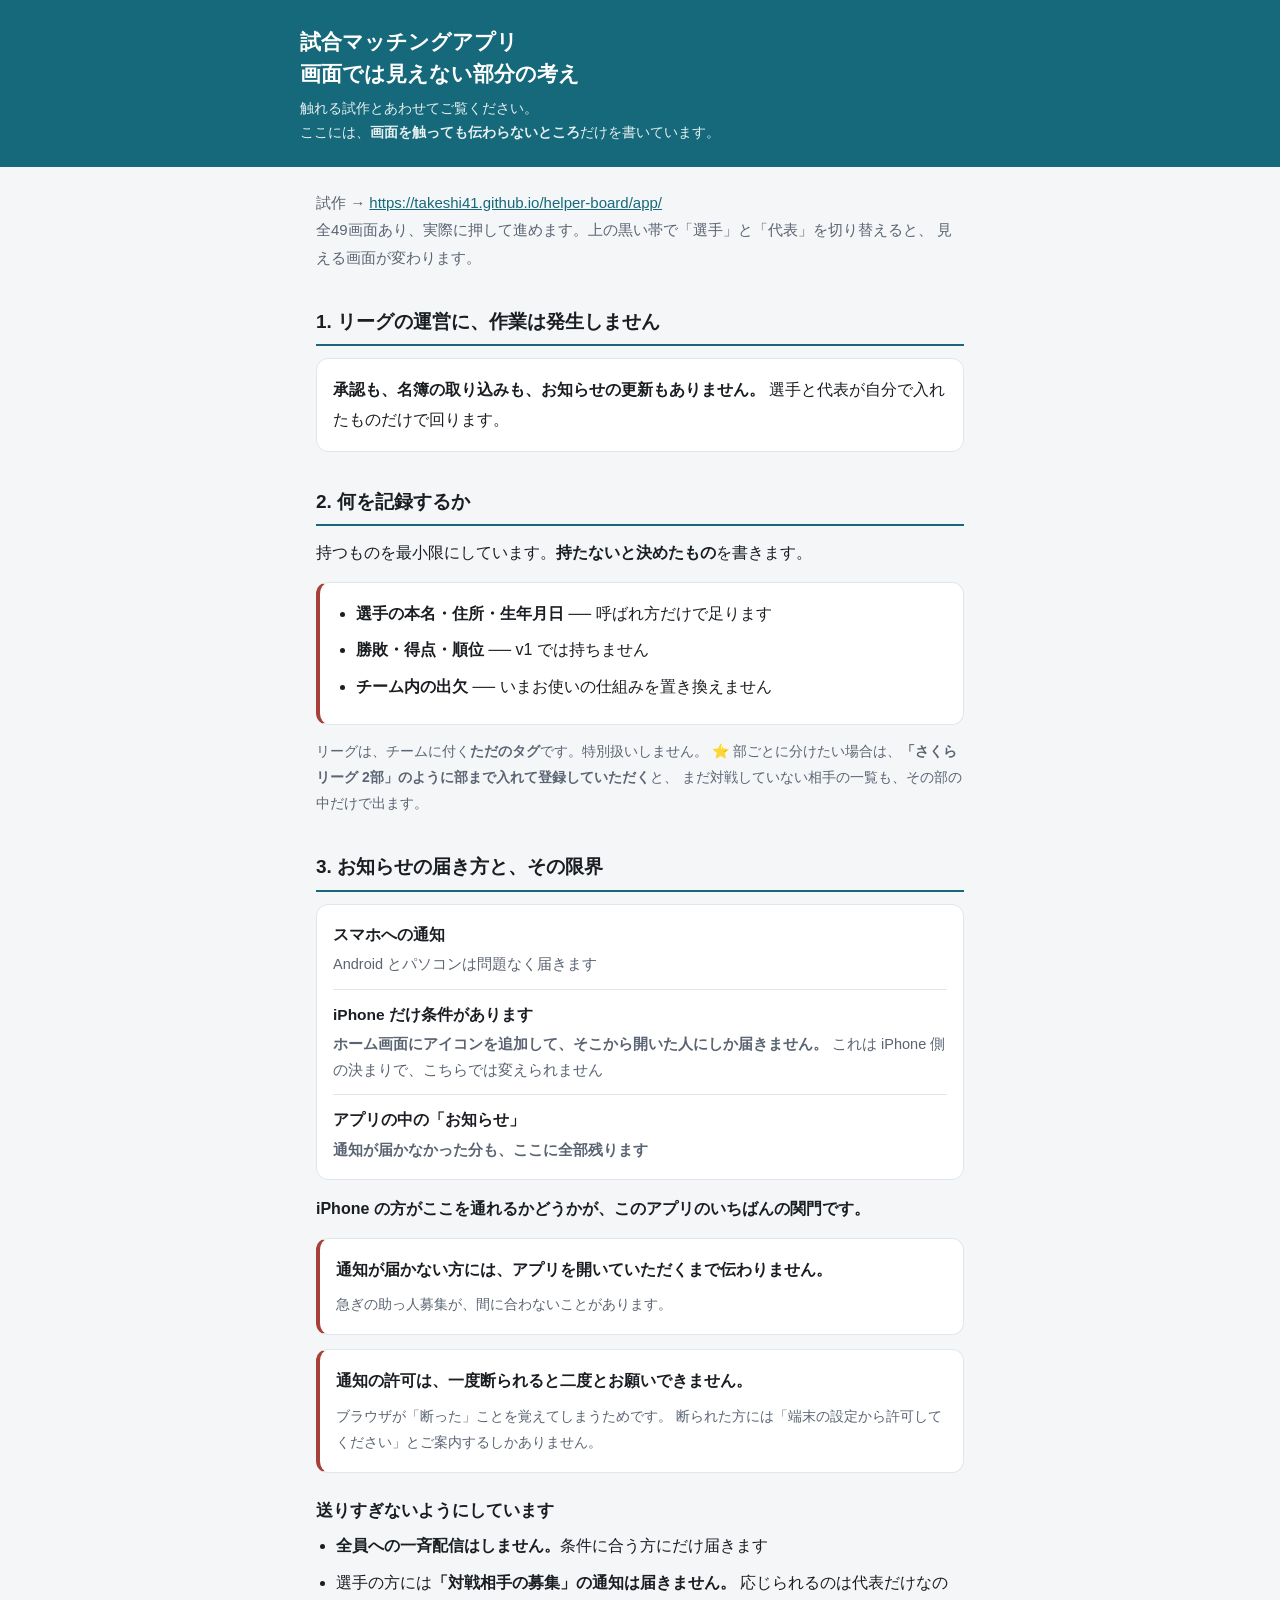
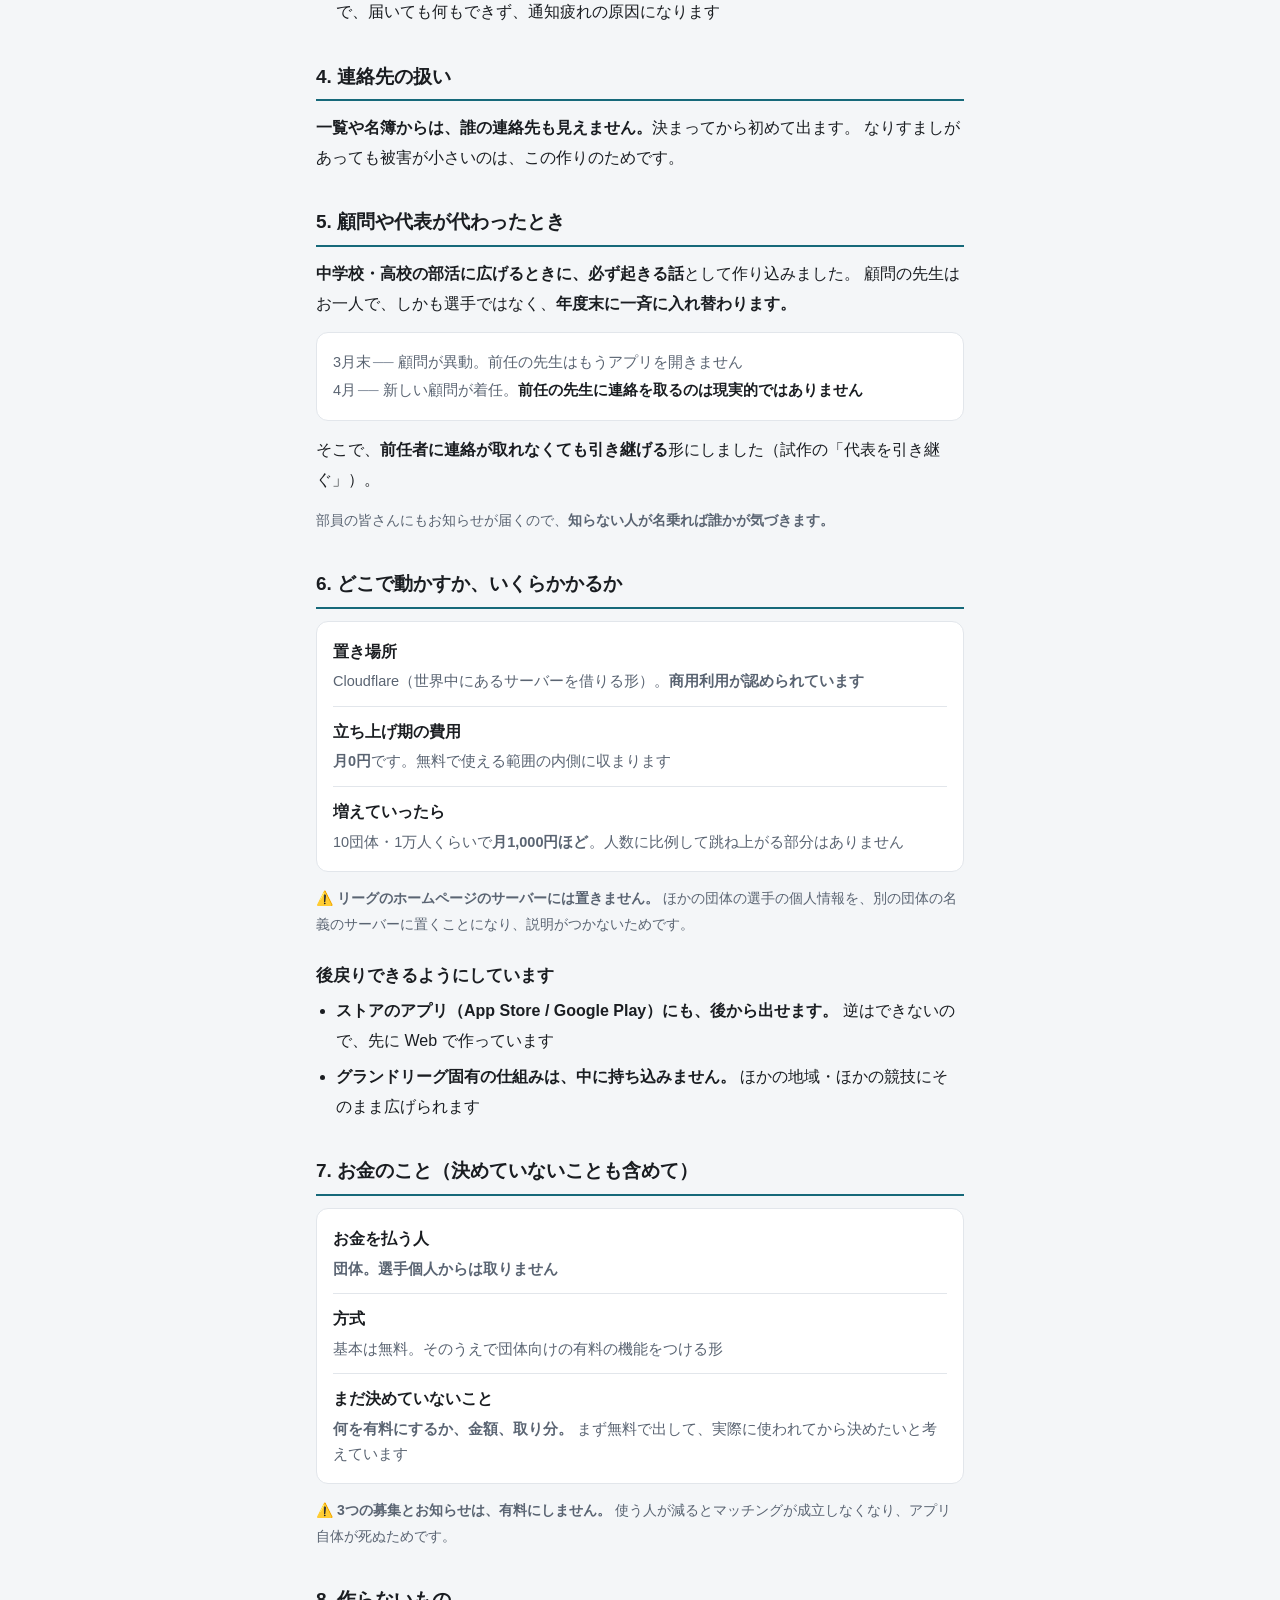
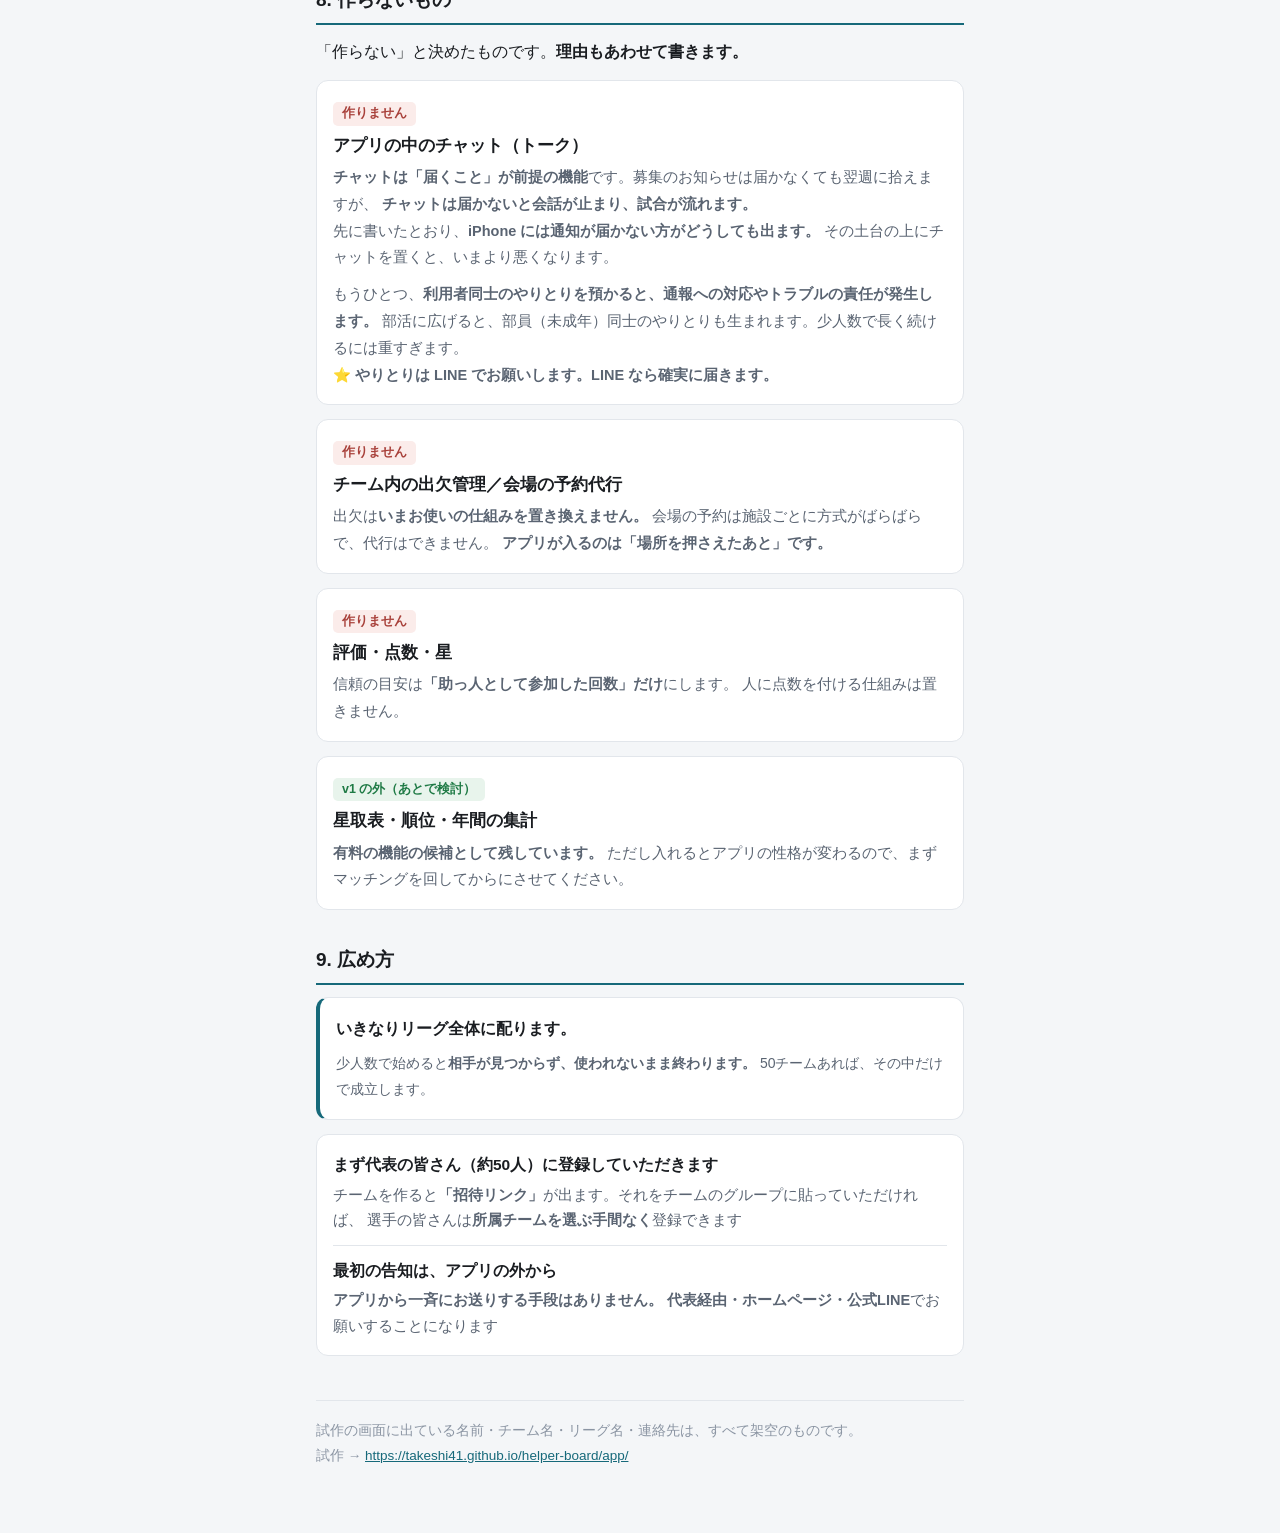
<file: plan.html>
<!DOCTYPE html>
<html lang="ja">
<head>
<meta charset="UTF-8">
<meta name="viewport" content="width=device-width, initial-scale=1">
<meta name="robots" content="noindex">
<title>試合マッチングアプリ ── 画面では見えない部分の考え</title>
<style>
/* ⚠️ LINE内ブラウザ（スマホの狭い画面）で開かれる前提。
   1カラム・横スクロールなし・文字は大きめ。表は使わず定義リストで組む。 */
:root{
  --ink:#1a1d21; --sub:#5a6472; --faint:#8b95a3; --line:#e2e6eb;
  --bg:#f4f6f8; --card:#fff; --key:#16697a; --key-bg:#e7f1f3;
  --warn:#a8403a; --warn-bg:#fbecea; --ok:#1f7a45;
}
*{box-sizing:border-box}
html,body{margin:0;padding:0}
body{
  background:var(--bg); color:var(--ink);
  font-family:-apple-system,BlinkMacSystemFont,"Hiragino Kaku Gothic ProN","Noto Sans JP","Yu Gothic UI",Meiryo,sans-serif;
  font-size:16px; line-height:1.85; -webkit-text-size-adjust:100%;
}
.wrap{max-width:680px;margin:0 auto;padding:0 16px 64px}
header{background:var(--key);color:#fff;padding:26px 16px 22px;margin-bottom:22px}
header .in{max-width:680px;margin:0 auto}
header h1{margin:0 0 8px;font-size:21px;line-height:1.5}
header p{margin:0;font-size:14px;opacity:.9;line-height:1.7}
h2{
  margin:36px 0 12px;font-size:19px;line-height:1.5;
  padding-bottom:8px;border-bottom:2px solid var(--key);
}
h3{margin:24px 0 8px;font-size:16.5px;line-height:1.6}
p{margin:0 0 14px}
.lead{color:var(--sub);font-size:15px}
.card{background:var(--card);border:1px solid var(--line);border-radius:12px;padding:16px;margin:0 0 14px}
.card > :last-child{margin-bottom:0}
.key{border-left:4px solid var(--key)}
.warn{border-left:4px solid var(--warn)}
dl{margin:0}
dl > div{padding:11px 0;border-bottom:1px solid var(--line)}
dl > div:first-child{padding-top:0}
dl > div:last-child{border-bottom:0;padding-bottom:0}
dt{font-weight:700;font-size:15.5px;margin-bottom:3px}
dd{margin:0;color:var(--sub);font-size:14.5px;line-height:1.75}
ul{margin:0 0 14px;padding-left:1.25em}
li{margin-bottom:7px}
.tag{
  display:inline-block;font-size:12.5px;font-weight:700;line-height:1.7;
  padding:1px 9px;border-radius:5px;background:var(--key-bg);color:var(--key);
  margin-bottom:6px;
}
.tag.no{background:var(--warn-bg);color:var(--warn)}
.tag.yes{background:#e8f4ec;color:var(--ok)}
.flow{background:var(--card);border:1px solid var(--line);border-radius:12px;padding:16px;margin:0 0 14px;
  font-size:14.5px;line-height:1.9;color:var(--sub)}
.flow b{color:var(--ink)}
.arrow{color:var(--faint);padding-left:2px}
.note{font-size:14px;color:var(--sub);margin:0 0 14px}
b{font-weight:700}
a{color:var(--key)}
footer{margin-top:44px;padding-top:18px;border-top:1px solid var(--line);font-size:13.5px;color:var(--faint)}
</style>
</head>
<body>

<header>
  <div class="in">
    <h1>試合マッチングアプリ<br>画面では見えない部分の考え</h1>
    <p>触れる試作とあわせてご覧ください。<br>
      ここには、<b>画面を触っても伝わらないところ</b>だけを書いています。</p>
  </div>
</header>

<div class="wrap">

  <p class="lead">
    試作 → <a class="app-link" href="./app/">https://takeshi41.github.io/helper-board/app/</a><br>
    全49画面あり、実際に押して進めます。上の黒い帯で「選手」と「代表」を切り替えると、
    見える画面が変わります。
  </p>

  <h2>1. リーグの運営に、作業は発生しません</h2>

  <div class="card">
    <p style="margin:0">
      <b>承認も、名簿の取り込みも、お知らせの更新もありません。</b>
      選手と代表が自分で入れたものだけで回ります。
    </p>
  </div>

  <h2>2. 何を記録するか</h2>

  <p>持つものを最小限にしています。<b>持たないと決めたもの</b>を書きます。</p>

  <div class="card warn">
    <ul style="margin:0">
      <li><b>選手の本名・住所・生年月日</b> ── 呼ばれ方だけで足ります</li>
      <li><b>勝敗・得点・順位</b> ── v1 では持ちません</li>
      <li><b>チーム内の出欠</b> ── いまお使いの仕組みを置き換えません</li>
    </ul>
  </div>

  <p class="note">
    リーグは、チームに付く<b>ただのタグ</b>です。特別扱いしません。
    ⭐ 部ごとに分けたい場合は、<b>「さくらリーグ 2部」のように部まで入れて登録していただく</b>と、
    まだ対戦していない相手の一覧も、その部の中だけで出ます。
  </p>

  <h2>3. お知らせの届き方と、その限界</h2>

  <div class="card">
    <dl>
      <div><dt>スマホへの通知</dt>
        <dd>Android とパソコンは問題なく届きます</dd></div>
      <div><dt>iPhone だけ条件があります</dt>
        <dd><b>ホーム画面にアイコンを追加して、そこから開いた人にしか届きません。</b>
          これは iPhone 側の決まりで、こちらでは変えられません</dd></div>
      <div><dt>アプリの中の「お知らせ」</dt>
        <dd><b>通知が届かなかった分も、ここに全部残ります</b></dd></div>
    </dl>
  </div>

  <p>
    <b>iPhone の方がここを通れるかどうかが、このアプリのいちばんの関門です。</b>
  </p>

  <div class="card warn">
    <p style="margin:0 0 8px"><b>通知が届かない方には、アプリを開いていただくまで伝わりません。</b></p>
    <p style="margin:0" class="note">
      急ぎの助っ人募集が、間に合わないことがあります。
    </p>
  </div>

  <div class="card warn">
    <p style="margin:0 0 8px"><b>通知の許可は、一度断られると二度とお願いできません。</b></p>
    <p style="margin:0" class="note">
      ブラウザが「断った」ことを覚えてしまうためです。
      断られた方には「端末の設定から許可してください」とご案内するしかありません。
    </p>
  </div>

  <h3>送りすぎないようにしています</h3>

  <ul>
    <li><b>全員への一斉配信はしません。</b>条件に合う方にだけ届きます</li>
    <li>選手の方には<b>「対戦相手の募集」の通知は届きません。</b>
      応じられるのは代表だけなので、届いても何もできず、通知疲れの原因になります</li>
  </ul>

  <h2>4. 連絡先の扱い</h2>

  <p>
    <b>一覧や名簿からは、誰の連絡先も見えません。</b>決まってから初めて出ます。
    なりすましがあっても被害が小さいのは、この作りのためです。
  </p>

  <h2>5. 顧問や代表が代わったとき</h2>

  <p>
    <b>中学校・高校の部活に広げるときに、必ず起きる話</b>として作り込みました。
    顧問の先生はお一人で、しかも選手ではなく、<b>年度末に一斉に入れ替わります。</b>
  </p>

  <div class="flow">
    3月末<span class="arrow">──</span> 顧問が異動。前任の先生はもうアプリを開きません<br>
    4月<span class="arrow">──</span> 新しい顧問が着任。<b>前任の先生に連絡を取るのは現実的ではありません</b>
  </div>

  <p>そこで、<b>前任者に連絡が取れなくても引き継げる</b>形にしました（試作の「代表を引き継ぐ」）。</p>

  <p class="note">
    部員の皆さんにもお知らせが届くので、<b>知らない人が名乗れば誰かが気づきます。</b>
  </p>

  <h2>6. どこで動かすか、いくらかかるか</h2>

  <div class="card">
    <dl>
      <div><dt>置き場所</dt><dd>Cloudflare（世界中にあるサーバーを借りる形）。<b>商用利用が認められています</b></dd></div>
      <div><dt>立ち上げ期の費用</dt><dd><b>月0円</b>です。無料で使える範囲の内側に収まります</dd></div>
      <div><dt>増えていったら</dt><dd>10団体・1万人くらいで<b>月1,000円ほど</b>。人数に比例して跳ね上がる部分はありません</dd></div>
    </dl>
  </div>

  <p class="note">
    ⚠️ <b>リーグのホームページのサーバーには置きません。</b>
    ほかの団体の選手の個人情報を、別の団体の名義のサーバーに置くことになり、説明がつかないためです。
  </p>

  <h3>後戻りできるようにしています</h3>

  <ul>
    <li><b>ストアのアプリ（App Store / Google Play）にも、後から出せます。</b>
      逆はできないので、先に Web で作っています</li>
    <li><b>グランドリーグ固有の仕組みは、中に持ち込みません。</b>
      ほかの地域・ほかの競技にそのまま広げられます</li>
  </ul>

  <h2>7. お金のこと（決めていないことも含めて）</h2>

  <div class="card">
    <dl>
      <div><dt>お金を払う人</dt><dd><b>団体。選手個人からは取りません</b></dd></div>
      <div><dt>方式</dt><dd>基本は無料。そのうえで団体向けの有料の機能をつける形</dd></div>
      <div><dt>まだ決めていないこと</dt>
        <dd><b>何を有料にするか、金額、取り分。</b>
          まず無料で出して、実際に使われてから決めたいと考えています</dd></div>
    </dl>
  </div>

  <p class="note">
    ⚠️ <b>3つの募集とお知らせは、有料にしません。</b>
    使う人が減るとマッチングが成立しなくなり、アプリ自体が死ぬためです。
  </p>

  <h2>8. 作らないもの</h2>

  <p>「作らない」と決めたものです。<b>理由もあわせて書きます。</b></p>

  <div class="card">
    <span class="tag no">作りません</span>
    <h3 style="margin:0 0 6px">アプリの中のチャット（トーク）</h3>
    <p style="margin:0 0 10px;font-size:14.5px;color:var(--sub)">
      <b>チャットは「届くこと」が前提の機能</b>です。募集のお知らせは届かなくても翌週に拾えますが、
      <b>チャットは届かないと会話が止まり、試合が流れます。</b><br>
      先に書いたとおり、<b>iPhone には通知が届かない方がどうしても出ます。</b>
      その土台の上にチャットを置くと、いまより悪くなります。
    </p>
    <p style="margin:0;font-size:14.5px;color:var(--sub)">
      もうひとつ、<b>利用者同士のやりとりを預かると、通報への対応やトラブルの責任が発生します。</b>
      部活に広げると、部員（未成年）同士のやりとりも生まれます。少人数で長く続けるには重すぎます。<br>
      ⭐ <b>やりとりは LINE でお願いします。LINE なら確実に届きます。</b>
    </p>
  </div>

  <div class="card">
    <span class="tag no">作りません</span>
    <h3 style="margin:0 0 6px">チーム内の出欠管理／会場の予約代行</h3>
    <p style="margin:0;font-size:14.5px;color:var(--sub)">
      出欠は<b>いまお使いの仕組みを置き換えません。</b>
      会場の予約は施設ごとに方式がばらばらで、代行はできません。
      <b>アプリが入るのは「場所を押さえたあと」です。</b>
    </p>
  </div>

  <div class="card">
    <span class="tag no">作りません</span>
    <h3 style="margin:0 0 6px">評価・点数・星</h3>
    <p style="margin:0;font-size:14.5px;color:var(--sub)">
      信頼の目安は<b>「助っ人として参加した回数」だけ</b>にします。
      人に点数を付ける仕組みは置きません。
    </p>
  </div>

  <div class="card">
    <span class="tag yes">v1 の外（あとで検討）</span>
    <h3 style="margin:0 0 6px">星取表・順位・年間の集計</h3>
    <p style="margin:0;font-size:14.5px;color:var(--sub)">
      <b>有料の機能の候補として残しています。</b>
      ただし入れるとアプリの性格が変わるので、まずマッチングを回してからにさせてください。
    </p>
  </div>

  <h2>9. 広め方</h2>

  <div class="card key">
    <p style="margin:0 0 8px"><b>いきなりリーグ全体に配ります。</b></p>
    <p style="margin:0" class="note">
      少人数で始めると<b>相手が見つからず、使われないまま終わります。</b>
      50チームあれば、その中だけで成立します。
    </p>
  </div>

  <div class="card">
    <dl>
      <div><dt>まず代表の皆さん（約50人）に登録していただきます</dt>
        <dd>チームを作ると<b>「招待リンク」</b>が出ます。それをチームのグループに貼っていただければ、
          選手の皆さんは<b>所属チームを選ぶ手間なく</b>登録できます</dd></div>
      <div><dt>最初の告知は、アプリの外から</dt>
        <dd><b>アプリから一斉にお送りする手段はありません。</b>
          <b>代表経由・ホームページ・公式LINE</b>でお願いすることになります</dd></div>
    </dl>
  </div>

  <footer>
    試作の画面に出ている名前・チーム名・リーグ名・連絡先は、すべて架空のものです。<br>
    試作 → <a class="app-link" href="./app/">https://takeshi41.github.io/helper-board/app/</a>
  </footer>

</div>
<script>
  // 試作へのリンクに、開くたびに新しい番号を付ける（端末が古い試作を覚えたままにならないように）
  document.querySelectorAll('a.app-link').forEach(function (a) { a.href = './app/?v=' + Date.now(); });
</script>
</body>
</html>
</file>
